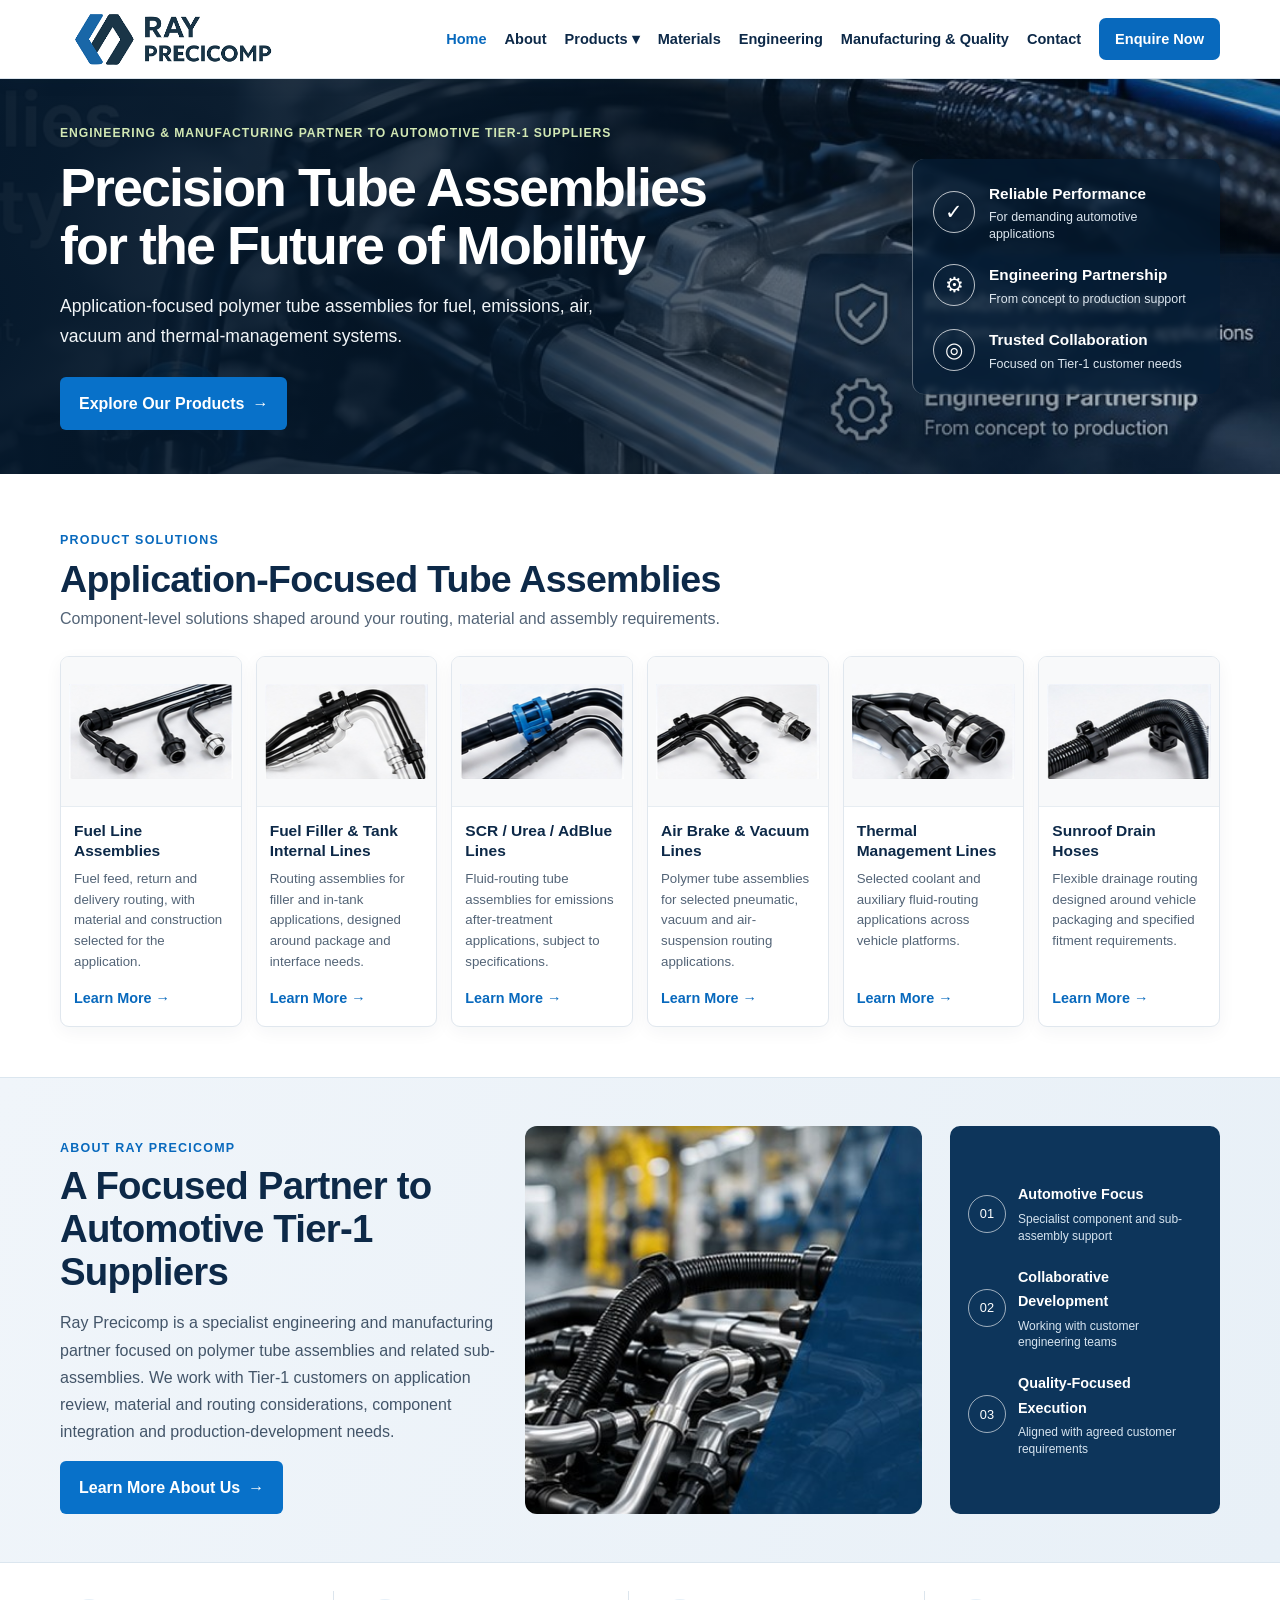
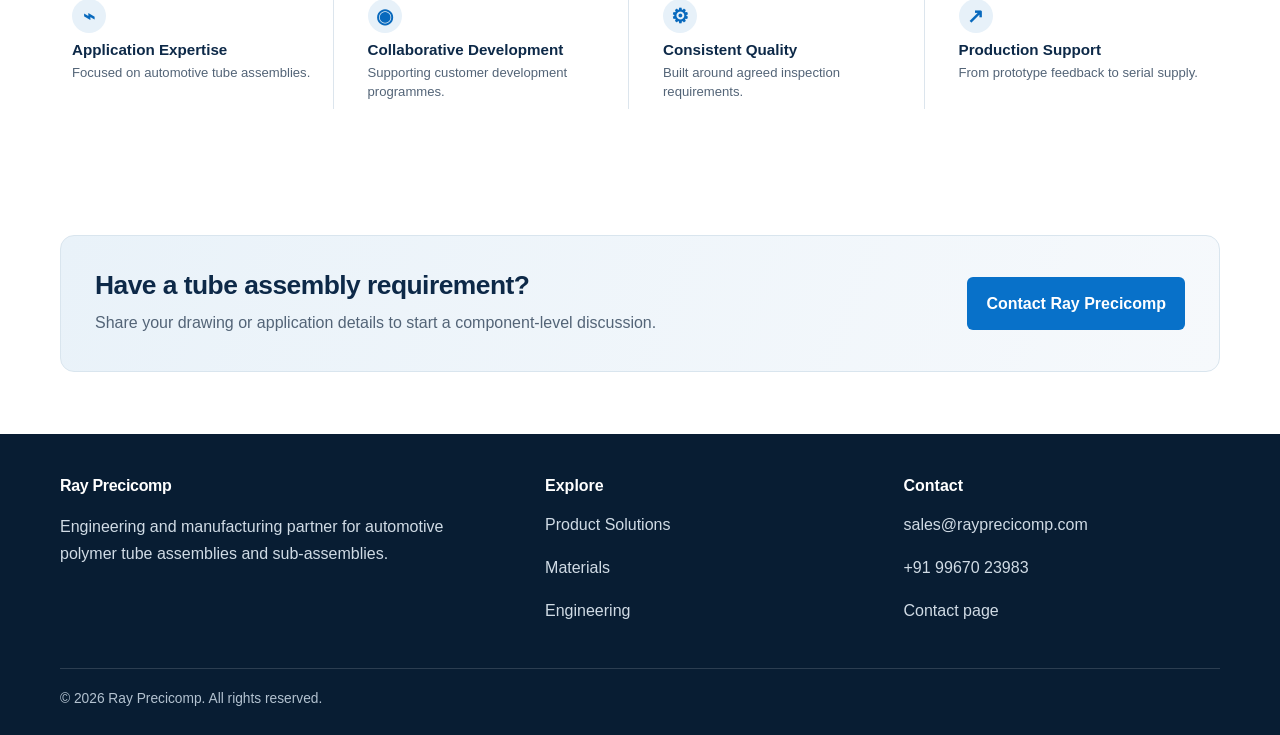
<file: index.html>
<!doctype html>
<html lang="en"><head><meta charset="utf-8"><meta name="viewport" content="width=device-width, initial-scale=1">
<title>Ray Precicomp | Automotive Tube Assemblies</title>
<meta name="description" content="Ray Precicomp supports automotive Tier-1 suppliers with polymer tube assemblies for fuel, SCR/urea, air, vacuum and thermal-management applications.">
<meta name="robots" content="index,follow"><link rel="canonical" href="https://www.rayprecicomp.com/">
<meta property="og:type" content="website"><meta property="og:site_name" content="Ray Precicomp"><meta property="og:title" content="Ray Precicomp | Automotive Polymer Tube Assemblies"><meta property="og:description" content="Engineering and manufacturing partner to automotive Tier-1 suppliers for application-specific polymer tube assemblies."><meta property="og:url" content="https://www.rayprecicomp.com/">
<link rel="icon" type="image/x-icon" href="favicon.ico?v=2">
<link rel="icon" type="image/png" sizes="32x32" href="ray-precicomp-favicon-v2.png">
<link rel="apple-touch-icon" href="apple-touch-icon.png"><link rel="stylesheet" href="css/style.css">
<script type="application/ld+json">{"@context":"https://schema.org","@type":"Organization","name":"Ray Precicomp","url":"https://www.rayprecicomp.com/","email":"sales@rayprecicomp.com","logo":"https://www.rayprecicomp.com/logo.png"}</script></head><body>
<a class="skip" href="#main">Skip to content</a>
<header class="site-header"><div class="container nav-wrap"><a class="brand" href="index.html" aria-label="Ray Precicomp home"><img src="logo.png" alt="Ray Precicomp" width="210"></a><button class="menu-button" type="button" aria-expanded="false" aria-controls="primary-nav">Menu ☰</button>
<nav class="nav-links" id="primary-nav" aria-label="Main navigation"><a href="index.html" aria-current="page">Home</a><a href="about-ray-precicomp.html">About</a><div class="nav-dropdown"><button class="nav-dropdown-toggle" type="button" aria-expanded="false" aria-controls="product-menu">Products <span aria-hidden="true">▾</span></button><div class="dropdown-menu" id="product-menu"><a href="fuel-line-assemblies.html">Fuel Line Assemblies</a><a href="fuel-filler-tank-lines.html">Fuel Filler &amp; Tank Internal Lines</a><a href="scr-urea-lines.html">SCR / Urea / AdBlue Lines</a><a href="air-brake-vacuum-lines.html">Air Brake &amp; Vacuum Lines</a><a href="thermal-management-lines.html">Thermal Management Lines</a><a href="sunroof-drain-hoses.html">Sunroof Drain Hoses</a></div></div><a href="materials-tube-solutions.html">Materials</a><a href="engineering-capabilities.html">Engineering</a><a href="quality-validation.html">Manufacturing &amp; Quality</a><a href="contact.html">Contact</a><a class="nav-enquire" href="contact.html">Enquire Now</a></nav></div></header>
<main id="main">
<section class="home-hero"><div class="container home-hero-inner"><div class="hero-copy"><p class="eyebrow">ENGINEERING &amp; MANUFACTURING PARTNER TO AUTOMOTIVE TIER-1 SUPPLIERS</p><h1>Precision Tube Assemblies for the Future of Mobility</h1><p class="lead">Application-focused polymer tube assemblies for fuel, emissions, air, vacuum and thermal-management systems.</p><a class="btn btn-primary" href="#products">Explore Our Products <span aria-hidden="true">→</span></a></div><div class="hero-benefits" aria-label="Our focus"><div class="hero-benefit"><span class="benefit-icon" aria-hidden="true">✓</span><div><strong>Reliable Performance</strong><small>For demanding automotive applications</small></div></div><div class="hero-benefit"><span class="benefit-icon" aria-hidden="true">⚙</span><div><strong>Engineering Partnership</strong><small>From concept to production support</small></div></div><div class="hero-benefit"><span class="benefit-icon" aria-hidden="true">◎</span><div><strong>Trusted Collaboration</strong><small>Focused on Tier-1 customer needs</small></div></div></div></div></section>
<section class="home-products section" id="products"><div class="container"><div class="section-heading"><p class="kicker">PRODUCT SOLUTIONS</p><h2>Application-Focused Tube Assemblies</h2><p>Component-level solutions shaped around your routing, material and assembly requirements.</p></div><div class="home-product-grid">
<article class="home-product-card"><a class="home-product-image" href="fuel-line-assemblies.html"><img src="images/fuel-line-assemblies.jpg" alt="Automotive fuel line tube assemblies" loading="lazy"></a><div class="home-product-copy"><h3><a href="fuel-line-assemblies.html">Fuel Line Assemblies</a></h3><p>Fuel feed, return and delivery routing, with material and construction selected for the application.</p><a class="card-link" href="fuel-line-assemblies.html">Learn More <span aria-hidden="true">→</span></a></div></article>
<article class="home-product-card"><a class="home-product-image" href="fuel-filler-tank-lines.html"><img src="images/fuel-filler-tank-lines.jpg" alt="Fuel filler and tank internal tube lines" loading="lazy"></a><div class="home-product-copy"><h3><a href="fuel-filler-tank-lines.html">Fuel Filler &amp; Tank Internal Lines</a></h3><p>Routing assemblies for filler and in-tank applications, designed around package and interface needs.</p><a class="card-link" href="fuel-filler-tank-lines.html">Learn More <span aria-hidden="true">→</span></a></div></article>
<article class="home-product-card"><a class="home-product-image" href="scr-urea-lines.html"><img src="images/scr-urea-lines.jpg" alt="SCR urea and AdBlue tube assemblies" loading="lazy"></a><div class="home-product-copy"><h3><a href="scr-urea-lines.html">SCR / Urea / AdBlue Lines</a></h3><p>Fluid-routing tube assemblies for emissions after-treatment applications, subject to specifications.</p><a class="card-link" href="scr-urea-lines.html">Learn More <span aria-hidden="true">→</span></a></div></article>
<article class="home-product-card"><a class="home-product-image" href="air-brake-vacuum-lines.html"><img src="images/air-brake-vacuum-lines.jpg" alt="Automotive air brake and vacuum tube lines" loading="lazy"></a><div class="home-product-copy"><h3><a href="air-brake-vacuum-lines.html">Air Brake &amp; Vacuum Lines</a></h3><p>Polymer tube assemblies for selected pneumatic, vacuum and air-suspension routing applications.</p><a class="card-link" href="air-brake-vacuum-lines.html">Learn More <span aria-hidden="true">→</span></a></div></article>
<article class="home-product-card"><a class="home-product-image" href="thermal-management-lines.html"><img src="images/thermal-management-lines.jpg" alt="Automotive thermal management tube assemblies" loading="lazy"></a><div class="home-product-copy"><h3><a href="thermal-management-lines.html">Thermal Management Lines</a></h3><p>Selected coolant and auxiliary fluid-routing applications across vehicle platforms.</p><a class="card-link" href="thermal-management-lines.html">Learn More <span aria-hidden="true">→</span></a></div></article>
<article class="home-product-card"><a class="home-product-image" href="sunroof-drain-hoses.html"><img src="images/sunroof-drain-hoses.jpg" alt="Flexible automotive sunroof drain hose" loading="lazy"></a><div class="home-product-copy"><h3><a href="sunroof-drain-hoses.html">Sunroof Drain Hoses</a></h3><p>Flexible drainage routing designed around vehicle packaging and specified fitment requirements.</p><a class="card-link" href="sunroof-drain-hoses.html">Learn More <span aria-hidden="true">→</span></a></div></article>
</div></div></section>
<section class="home-about"><div class="container home-about-grid"><div class="home-about-copy"><p class="kicker">ABOUT RAY PRECICOMP</p><h2>A Focused Partner to Automotive Tier-1 Suppliers</h2><p>Ray Precicomp is a specialist engineering and manufacturing partner focused on polymer tube assemblies and related sub-assemblies. We work with Tier-1 customers on application review, material and routing considerations, component integration and production-development needs.</p><a class="btn btn-primary" href="about-ray-precicomp.html">Learn More About Us <span aria-hidden="true">→</span></a></div><div class="home-about-image"><img src="images/automotive-engineering-environment.jpg" alt="Automotive engineering and tube assembly environment" loading="lazy"></div><div class="home-about-benefits"><div><span>01</span><p><strong>Automotive Focus</strong><small>Specialist component and sub-assembly support</small></p></div><div><span>02</span><p><strong>Collaborative Development</strong><small>Working with customer engineering teams</small></p></div><div><span>03</span><p><strong>Quality-Focused Execution</strong><small>Aligned with agreed customer requirements</small></p></div></div></div></section>
<section class="home-capabilities section"><div class="container capability-grid"><div><span class="capability-icon">⌁</span><h3>Application Expertise</h3><p>Focused on automotive tube assemblies.</p></div><div><span class="capability-icon">◉</span><h3>Collaborative Development</h3><p>Supporting customer development programmes.</p></div><div><span class="capability-icon">⚙</span><h3>Consistent Quality</h3><p>Built around agreed inspection requirements.</p></div><div><span class="capability-icon">↗</span><h3>Production Support</h3><p>From prototype feedback to serial supply.</p></div></div></section>
<section class="section"><div class="container"><div class="cta-band"><div><h2>Have a tube assembly requirement?</h2><p>Share your drawing or application details to start a component-level discussion.</p></div><a class="btn btn-primary" href="contact.html">Contact Ray Precicomp</a></div></div></section>
</main>
<footer class="site-footer"><div class="container"><div class="footer-grid"><div><h2>Ray Precicomp</h2><p>Engineering and manufacturing partner for automotive polymer tube assemblies and sub-assemblies.</p></div><div><h3>Explore</h3><p><a href="fuel-line-assemblies.html">Product Solutions</a></p><p><a href="materials-tube-solutions.html">Materials</a></p><p><a href="engineering-capabilities.html">Engineering</a></p></div><div><h3>Contact</h3><p><a href="mailto:sales@rayprecicomp.com">sales@rayprecicomp.com</a></p><p><a href="tel:+919967023983">+91 99670 23983</a></p><p><a href="contact.html">Contact page</a></p></div></div><div class="footer-bottom">© <span data-year>2026</span> Ray Precicomp. All rights reserved.</div></div></footer><script src="js/main.js" defer></script></body></html>
</file>
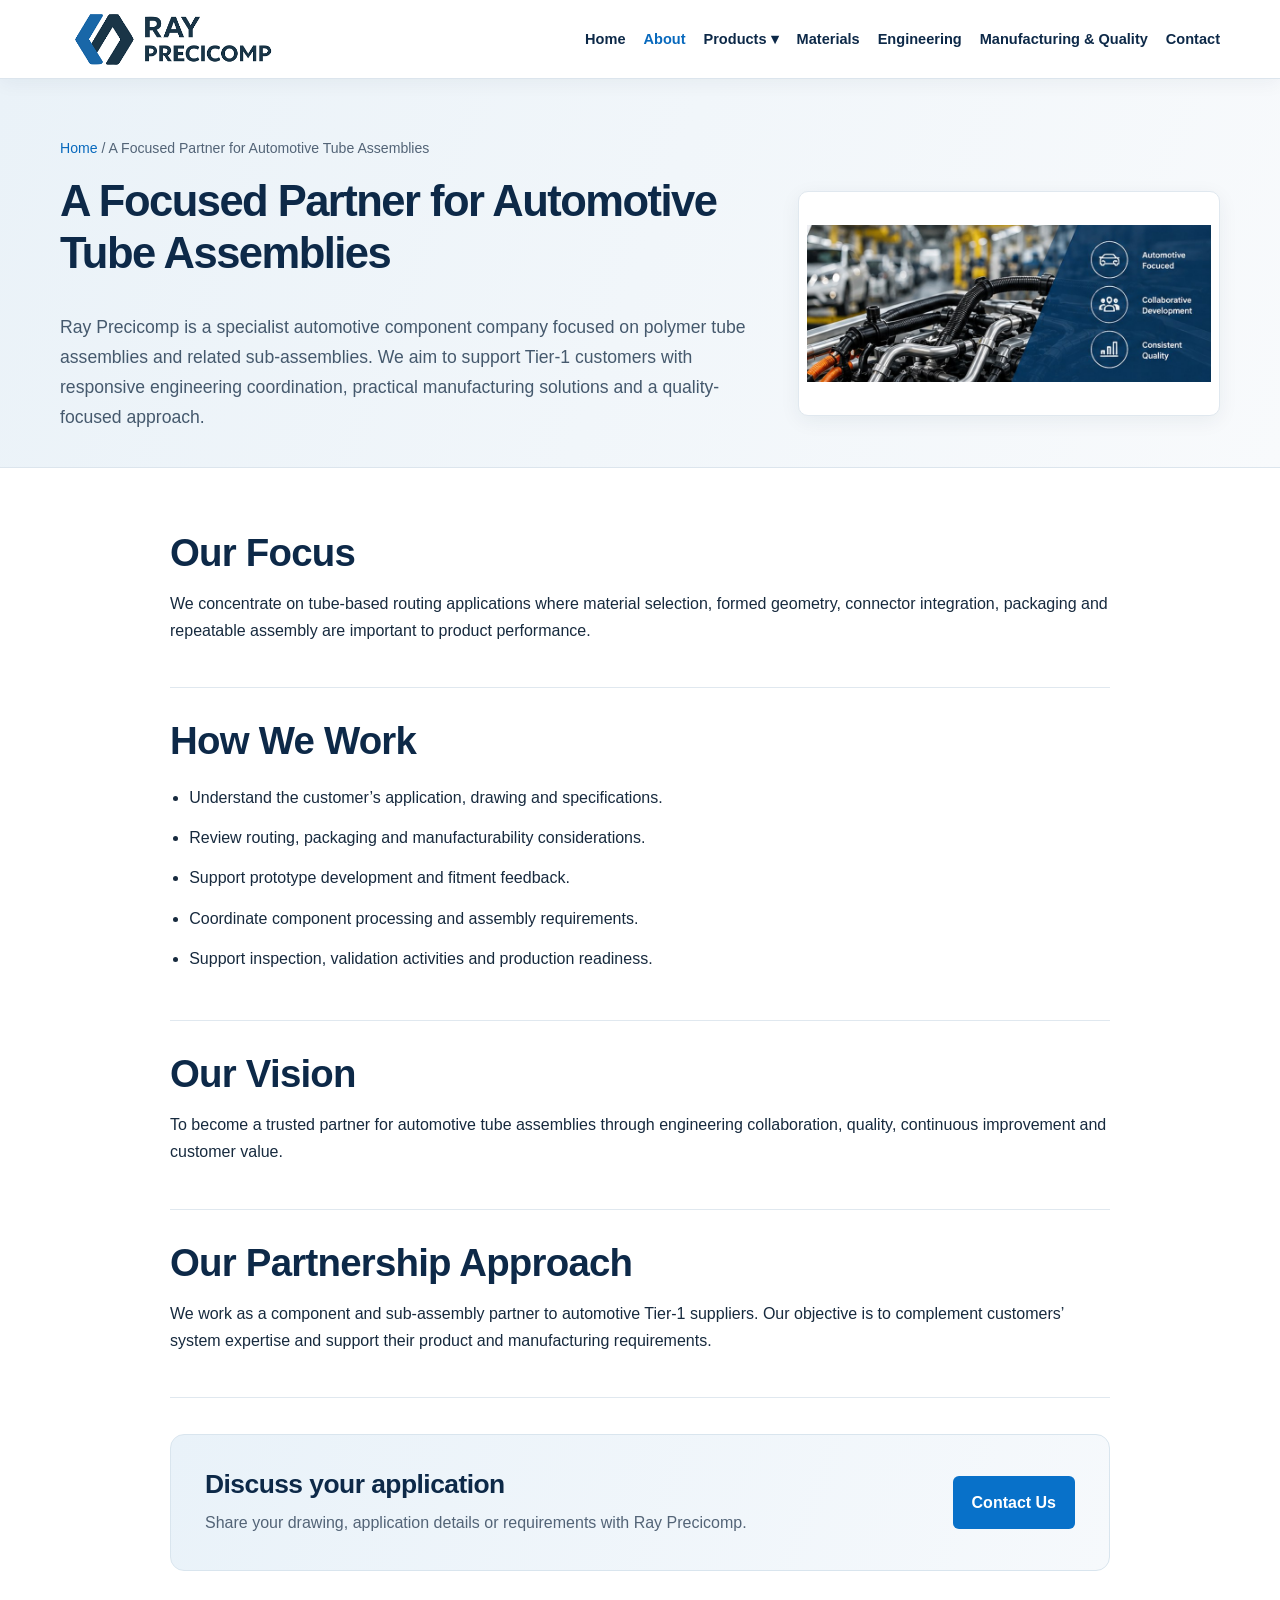
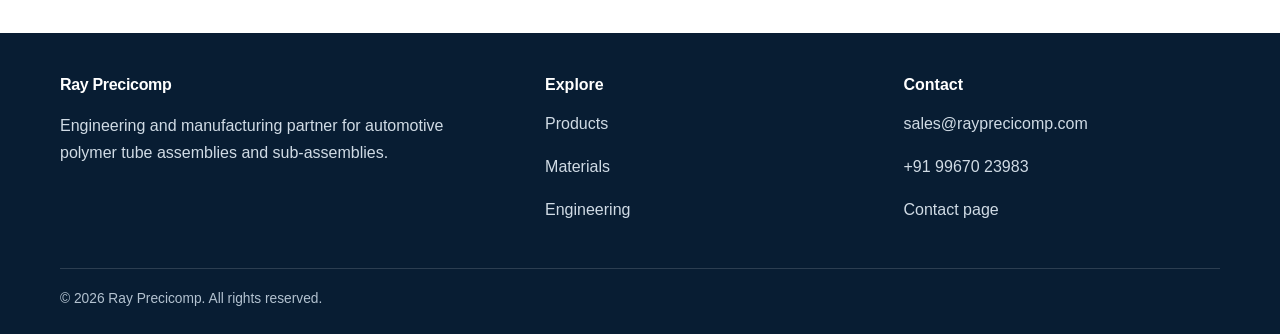
<file: about-ray-precicomp.html>
<!doctype html><html lang="en"><head><meta charset="utf-8"><meta name="viewport" content="width=device-width, initial-scale=1"><title>About Ray Precicomp | Automotive Tube Assembly Partner</title><meta name="description" content="Learn about Ray Precicomp, an automotive engineering and manufacturing partner focused on polymer tube assemblies and component-level solutions for Tier-1 suppliers."><meta name="robots" content="index,follow"><link rel="canonical" href="https://www.rayprecicomp.com/about-ray-precicomp.html"><meta property="og:type" content="website"><meta property="og:site_name" content="Ray Precicomp"><meta property="og:title" content="About Ray Precicomp | Automotive Tube Assembly Partner"><meta property="og:description" content="Learn about Ray Precicomp, an automotive engineering and manufacturing partner focused on polymer tube assemblies and component-level solutions for Tier-1 suppliers."><meta property="og:url" content="https://www.rayprecicomp.com/about-ray-precicomp.html"><link rel="icon" type="image/x-icon" href="favicon.ico?v=2">
<link rel="icon" type="image/png" sizes="32x32" href="ray-precicomp-favicon-v2.png">
<link rel="apple-touch-icon" href="apple-touch-icon.png"><link rel="stylesheet" href="css/style.css"><script type="application/ld+json">{"@context": "https://schema.org", "@type": "WebPage", "name": "A Focused Partner for Automotive Tube Assemblies", "url": "https://www.rayprecicomp.com/about-ray-precicomp.html", "description": "Learn about Ray Precicomp, an automotive engineering and manufacturing partner focused on polymer tube assemblies and component-level solutions for Tier-1 suppliers."}</script></head><body><a class="skip" href="#main">Skip to content</a>
<header class="site-header"><div class="container nav-wrap"><a class="brand" href="index.html" aria-label="Ray Precicomp home"><img src="logo.png" alt="Ray Precicomp" width="210"></a><button class="menu-button" type="button" aria-expanded="false" aria-controls="primary-nav">Menu ☰</button><nav class="nav-links" id="primary-nav" aria-label="Main navigation"><a href="index.html">Home</a><a href="about-ray-precicomp.html" aria-current="page">About</a><div class="nav-dropdown"><button class="nav-dropdown-toggle" type="button" aria-expanded="false" aria-controls="product-menu">Products <span aria-hidden="true">▾</span></button><div class="dropdown-menu" id="product-menu"><a href="fuel-line-assemblies.html">Fuel Line Assemblies</a><a href="fuel-filler-tank-lines.html">Fuel Filler &amp; Tank Internal Lines</a><a href="scr-urea-lines.html">SCR / Urea / AdBlue Lines</a><a href="air-brake-vacuum-lines.html">Air Brake &amp; Vacuum Lines</a><a href="thermal-management-lines.html">Thermal Management Lines</a><a href="sunroof-drain-hoses.html">Sunroof Drain Hoses</a></div></div><a href="materials-tube-solutions.html">Materials</a><a href="engineering-capabilities.html">Engineering</a><a href="quality-validation.html">Manufacturing &amp; Quality</a><a href="contact.html">Contact</a></nav></div></header><main id="main"><div class="page-hero"><div class="container"><div class="breadcrumbs"><a href="index.html">Home</a> / A Focused Partner for Automotive Tube Assemblies</div><h1>A Focused Partner for Automotive Tube Assemblies</h1><p class="lead">Ray Precicomp is a specialist automotive component company focused on polymer tube assemblies and related sub-assemblies. We aim to support Tier-1 customers with responsive engineering coordination, practical manufacturing solutions and a quality-focused approach.</p><img class="page-hero-image page-hero-image-wide" src="images/automotive-engineering-environment.jpg" alt="Automotive tube assembly engineering environment" loading="lazy"></div></div><div class="section"><div class="container content-width"><section class="content-section"><h2>Our Focus</h2><p>We concentrate on tube-based routing applications where material selection, formed geometry, connector integration, packaging and repeatable assembly are important to product performance.</p></section><section class="content-section"><h2>How We Work</h2><ul class="check-list"><li>Understand the customer’s application, drawing and specifications.</li><li>Review routing, packaging and manufacturability considerations.</li><li>Support prototype development and fitment feedback.</li><li>Coordinate component processing and assembly requirements.</li><li>Support inspection, validation activities and production readiness.</li></ul></section><section class="content-section"><h2>Our Vision</h2><p>To become a trusted partner for automotive tube assemblies through engineering collaboration, quality, continuous improvement and customer value.</p></section><section class="content-section"><h2>Our Partnership Approach</h2><p>We work as a component and sub-assembly partner to automotive Tier-1 suppliers. Our objective is to complement customers’ system expertise and support their product and manufacturing requirements.</p></section><div class="cta-band"><div><h2>Discuss your application</h2><p>Share your drawing, application details or requirements with Ray Precicomp.</p></div><a class="btn btn-primary" href="contact.html">Contact Us</a></div></div></div></main><footer class="site-footer"><div class="container"><div class="footer-grid"><div><h2>Ray Precicomp</h2><p>Engineering and manufacturing partner for automotive polymer tube assemblies and sub-assemblies.</p></div><div><h3>Explore</h3><p><a href="fuel-line-assemblies.html">Products</a></p><p><a href="materials-tube-solutions.html">Materials</a></p><p><a href="engineering-capabilities.html">Engineering</a></p></div><div><h3>Contact</h3><p><a href="mailto:sales@rayprecicomp.com">sales@rayprecicomp.com</a></p><p><a href="tel:+919967023983">+91 99670 23983</a></p><p><a href="contact.html">Contact page</a></p></div></div><div class="footer-bottom">© <span data-year>2026</span> Ray Precicomp. All rights reserved.</div></div></footer><script src="js/main.js" defer></script></body></html>
</file>
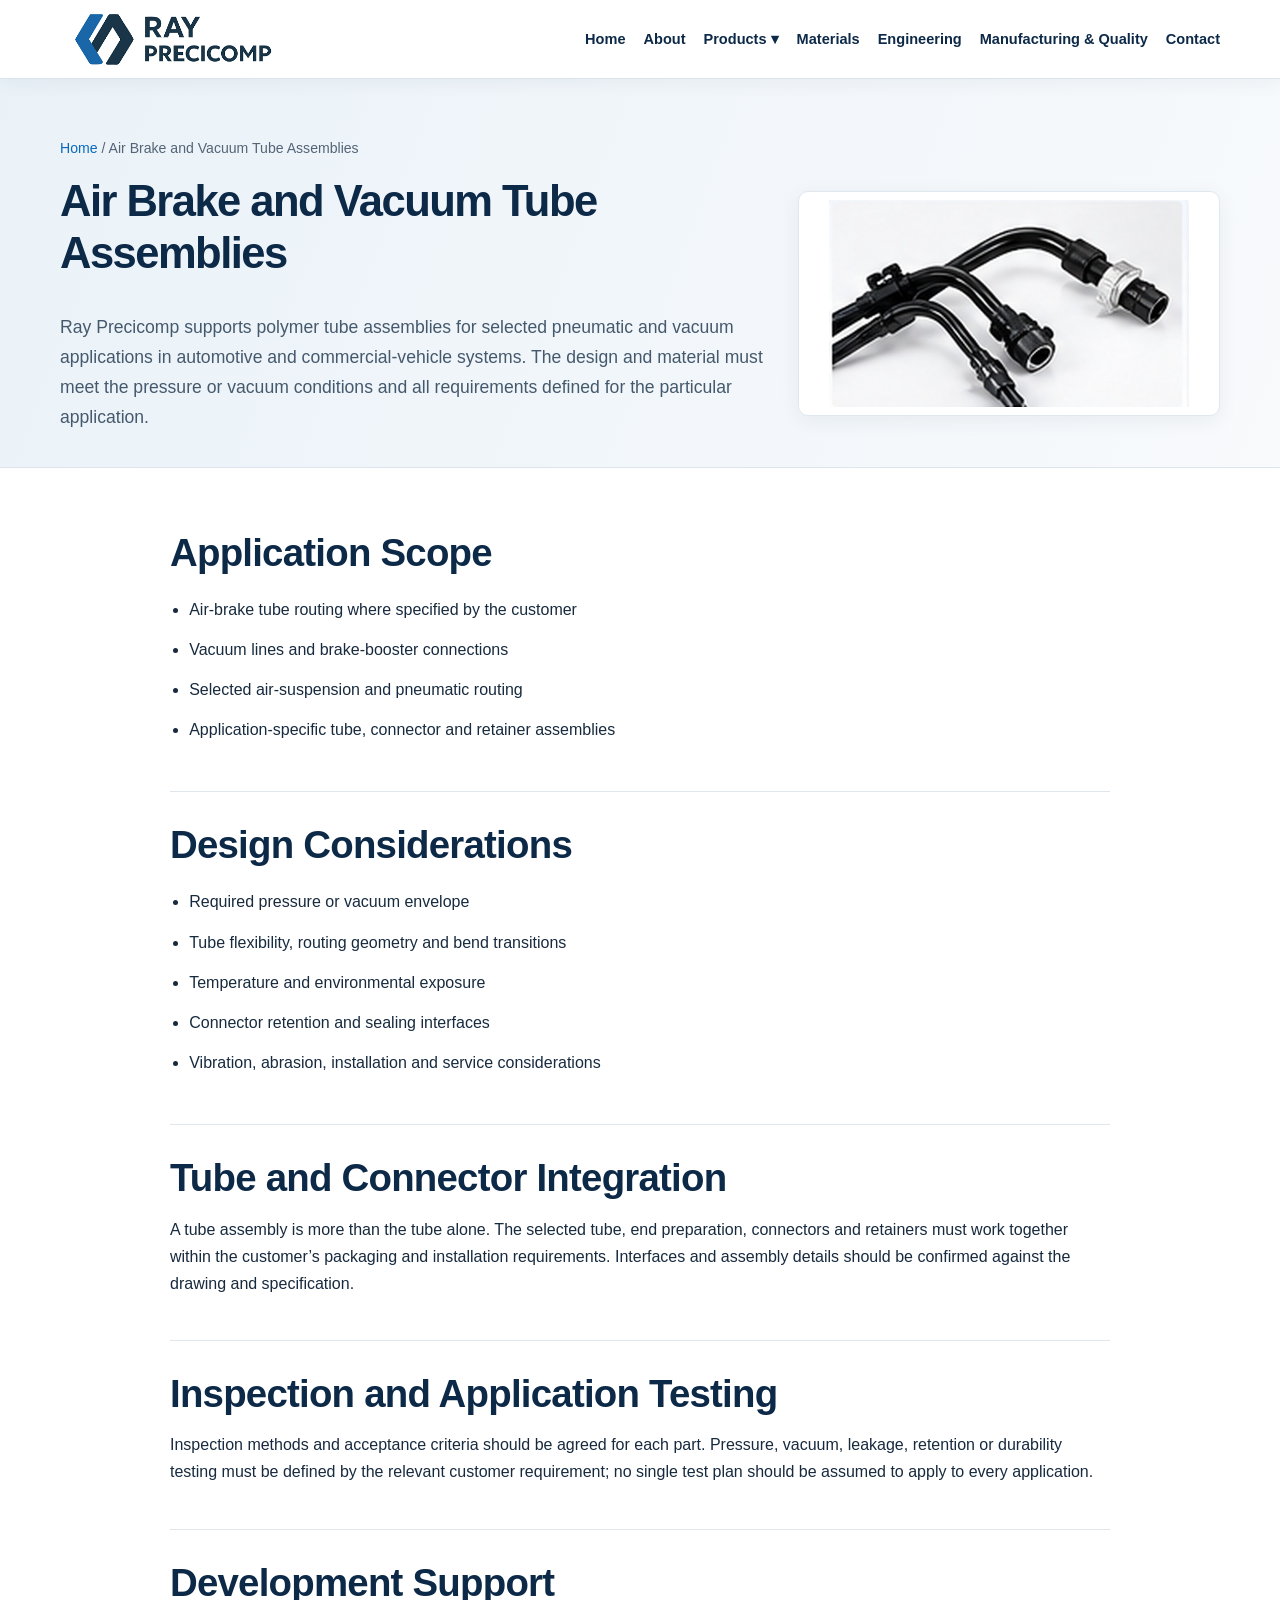
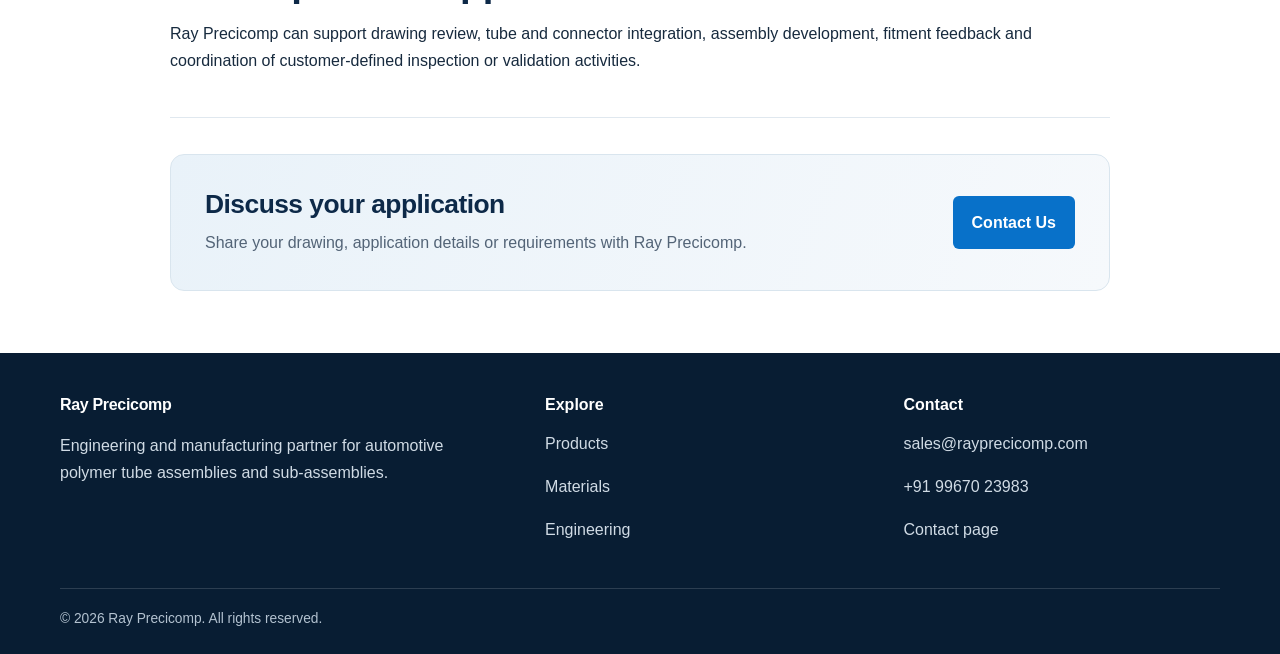
<file: air-brake-vacuum-lines.html>
<!doctype html><html lang="en"><head><meta charset="utf-8"><meta name="viewport" content="width=device-width, initial-scale=1"><title>Automotive Air Brake, Vacuum &amp; Air Suspension Lines | Ray Precicomp</title><meta name="description" content="Polymer tube assemblies for selected automotive air-brake, vacuum, pneumatic and air-suspension routing applications."><meta name="robots" content="index,follow"><link rel="canonical" href="https://www.rayprecicomp.com/air-brake-vacuum-lines.html"><meta property="og:type" content="website"><meta property="og:site_name" content="Ray Precicomp"><meta property="og:title" content="Automotive Air Brake, Vacuum &amp; Air Suspension Lines | Ray Precicomp"><meta property="og:description" content="Polymer tube assemblies for selected automotive air-brake, vacuum, pneumatic and air-suspension routing applications."><meta property="og:url" content="https://www.rayprecicomp.com/air-brake-vacuum-lines.html"><link rel="icon" type="image/x-icon" href="favicon.ico?v=2">
<link rel="icon" type="image/png" sizes="32x32" href="ray-precicomp-favicon-v2.png">
<link rel="apple-touch-icon" href="apple-touch-icon.png"><link rel="stylesheet" href="css/style.css"><script type="application/ld+json">{"@context": "https://schema.org", "@type": "WebPage", "name": "Air Brake and Vacuum Tube Assemblies", "url": "https://www.rayprecicomp.com/air-brake-vacuum-lines.html", "description": "Polymer tube assembly support for selected automotive pneumatic, air-brake, vacuum and air-suspension routing applications."}</script></head><body><a class="skip" href="#main">Skip to content</a>
<header class="site-header"><div class="container nav-wrap"><a class="brand" href="index.html" aria-label="Ray Precicomp home"><img src="logo.png" alt="Ray Precicomp" width="210"></a><button class="menu-button" type="button" aria-expanded="false" aria-controls="primary-nav">Menu ☰</button><nav class="nav-links" id="primary-nav" aria-label="Main navigation"><a href="index.html">Home</a><a href="about-ray-precicomp.html">About</a><div class="nav-dropdown"><button class="nav-dropdown-toggle" type="button" aria-expanded="false" aria-controls="product-menu">Products <span aria-hidden="true">▾</span></button><div class="dropdown-menu" id="product-menu"><a href="fuel-line-assemblies.html">Fuel Line Assemblies</a><a href="fuel-filler-tank-lines.html">Fuel Filler &amp; Tank Internal Lines</a><a href="scr-urea-lines.html">SCR / Urea / AdBlue Lines</a><a href="air-brake-vacuum-lines.html" aria-current="page">Air Brake &amp; Vacuum Lines</a><a href="thermal-management-lines.html">Thermal Management Lines</a><a href="sunroof-drain-hoses.html">Sunroof Drain Hoses</a></div></div><a href="materials-tube-solutions.html">Materials</a><a href="engineering-capabilities.html">Engineering</a><a href="quality-validation.html">Manufacturing &amp; Quality</a><a href="contact.html">Contact</a></nav></div></header><main id="main"><div class="page-hero"><div class="container"><div class="breadcrumbs"><a href="index.html">Home</a> / Air Brake and Vacuum Tube Assemblies</div><h1>Air Brake and Vacuum Tube Assemblies</h1><p class="lead">Ray Precicomp supports polymer tube assemblies for selected pneumatic and vacuum applications in automotive and commercial-vehicle systems. The design and material must meet the pressure or vacuum conditions and all requirements defined for the particular application.</p><img class="page-hero-image" src="images/air-brake-vacuum-lines.jpg" alt="air brake vacuum lines automotive tube assembly" loading="lazy"></div></div><div class="section"><div class="container content-width"><section class="content-section"><h2>Application Scope</h2><ul class="check-list"><li>Air-brake tube routing where specified by the customer</li><li>Vacuum lines and brake-booster connections</li><li>Selected air-suspension and pneumatic routing</li><li>Application-specific tube, connector and retainer assemblies</li></ul></section><section class="content-section"><h2>Design Considerations</h2><ul class="check-list"><li>Required pressure or vacuum envelope</li><li>Tube flexibility, routing geometry and bend transitions</li><li>Temperature and environmental exposure</li><li>Connector retention and sealing interfaces</li><li>Vibration, abrasion, installation and service considerations</li></ul></section><section class="content-section"><h2>Tube and Connector Integration</h2><p>A tube assembly is more than the tube alone. The selected tube, end preparation, connectors and retainers must work together within the customer’s packaging and installation requirements. Interfaces and assembly details should be confirmed against the drawing and specification.</p></section><section class="content-section"><h2>Inspection and Application Testing</h2><p>Inspection methods and acceptance criteria should be agreed for each part. Pressure, vacuum, leakage, retention or durability testing must be defined by the relevant customer requirement; no single test plan should be assumed to apply to every application.</p></section><section class="content-section"><h2>Development Support</h2><p>Ray Precicomp can support drawing review, tube and connector integration, assembly development, fitment feedback and coordination of customer-defined inspection or validation activities.</p></section><div class="cta-band"><div><h2>Discuss your application</h2><p>Share your drawing, application details or requirements with Ray Precicomp.</p></div><a class="btn btn-primary" href="contact.html">Contact Us</a></div></div></div></main><footer class="site-footer"><div class="container"><div class="footer-grid"><div><h2>Ray Precicomp</h2><p>Engineering and manufacturing partner for automotive polymer tube assemblies and sub-assemblies.</p></div><div><h3>Explore</h3><p><a href="fuel-line-assemblies.html">Products</a></p><p><a href="materials-tube-solutions.html">Materials</a></p><p><a href="engineering-capabilities.html">Engineering</a></p></div><div><h3>Contact</h3><p><a href="mailto:sales@rayprecicomp.com">sales@rayprecicomp.com</a></p><p><a href="tel:+919967023983">+91 99670 23983</a></p><p><a href="contact.html">Contact page</a></p></div></div><div class="footer-bottom">© <span data-year>2026</span> Ray Precicomp. All rights reserved.</div></div></footer><script src="js/main.js" defer></script></body></html>
</file>
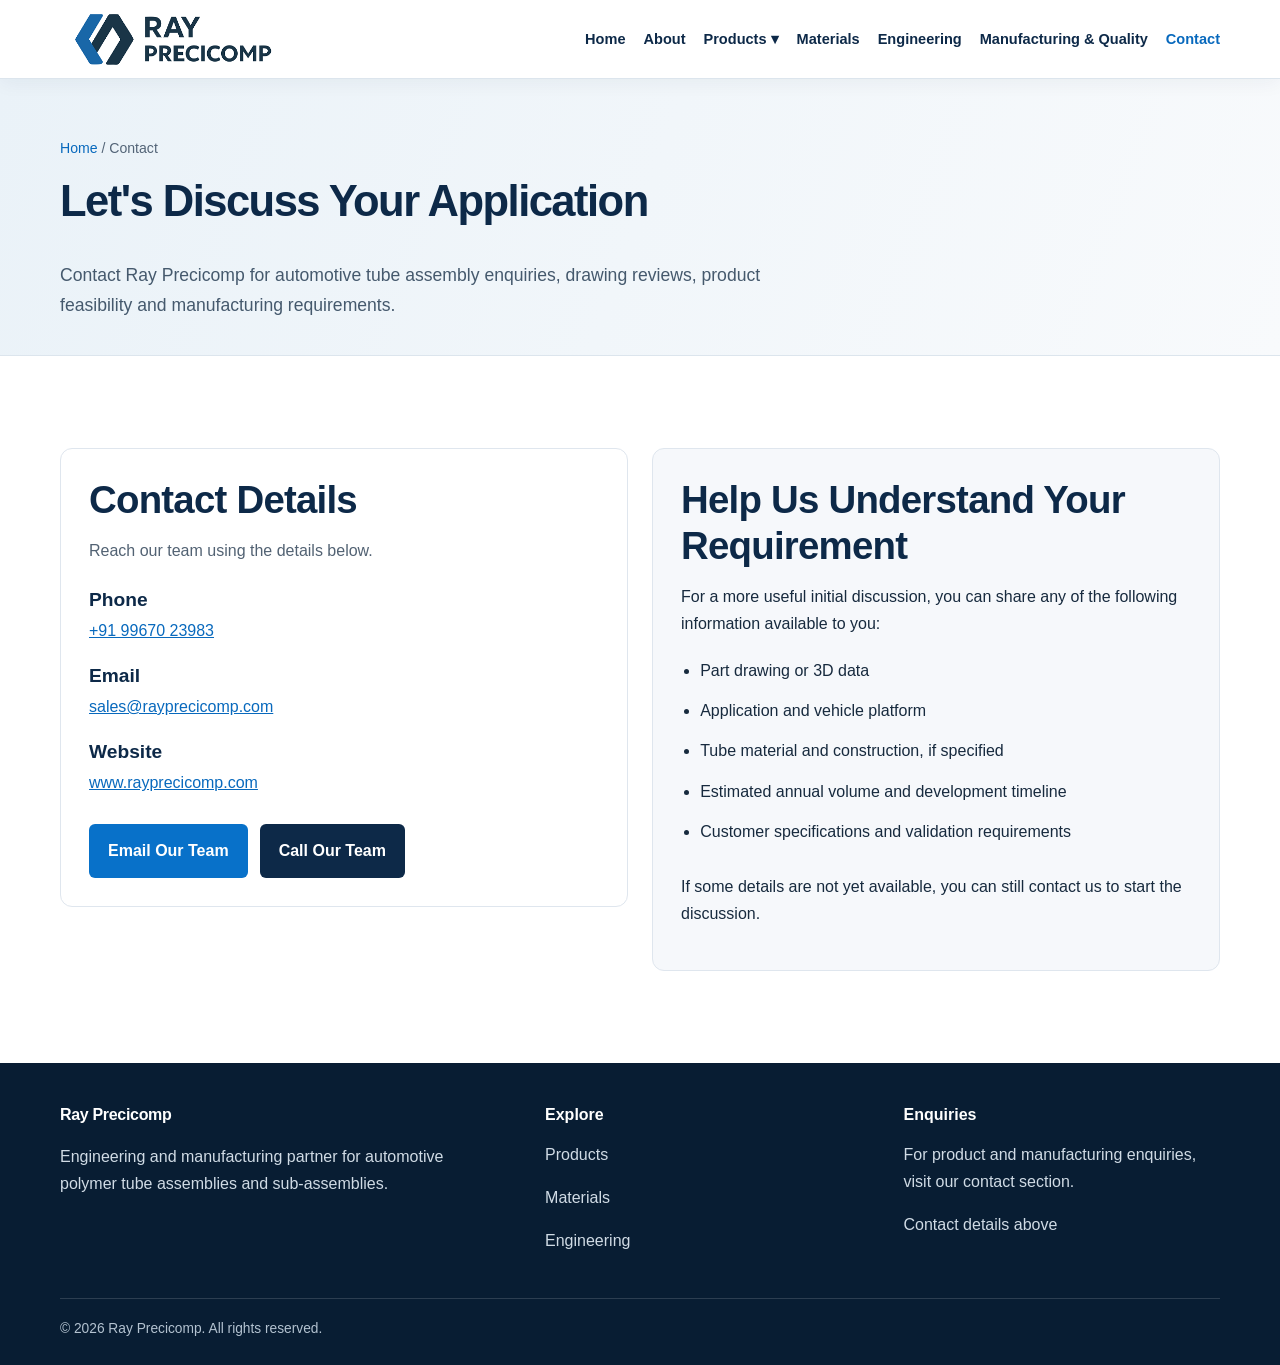
<file: contact.html>
<!doctype html><html lang="en"><head><meta charset="utf-8"><meta name="viewport" content="width=device-width, initial-scale=1"><title>Contact Ray Precicomp | Automotive Tube Assemblies</title><meta name="description" content="Contact Ray Precicomp to discuss automotive fuel, SCR/urea, air and thermal-management tube assembly requirements."><meta name="robots" content="index,follow"><link rel="canonical" href="https://www.rayprecicomp.com/contact.html"><meta property="og:type" content="website"><meta property="og:site_name" content="Ray Precicomp"><meta property="og:title" content="Contact Ray Precicomp | Automotive Tube Assemblies"><meta property="og:description" content="Contact Ray Precicomp to discuss automotive fuel, SCR/urea, air and thermal-management tube assembly requirements."><meta property="og:url" content="https://www.rayprecicomp.com/contact.html"><link rel="icon" type="image/x-icon" href="favicon.ico?v=2">
<link rel="icon" type="image/png" sizes="32x32" href="ray-precicomp-favicon-v2.png">
<link rel="apple-touch-icon" href="apple-touch-icon.png"><link rel="stylesheet" href="css/style.css"><script type="application/ld+json">{"@context": "https://schema.org", "@type": "WebPage", "name": "Discuss Your Tube Assembly Requirement", "url": "https://www.rayprecicomp.com/contact.html", "description": "Contact Ray Precicomp to discuss automotive fuel, SCR/urea, air and thermal-management tube assembly requirements."}</script></head><body><a class="skip" href="#main">Skip to content</a>
<header class="site-header"><div class="container nav-wrap"><a class="brand" href="index.html" aria-label="Ray Precicomp home"><img src="logo.png" alt="Ray Precicomp" width="210"></a><button class="menu-button" type="button" aria-expanded="false" aria-controls="primary-nav">Menu ☰</button><nav class="nav-links" id="primary-nav" aria-label="Main navigation"><a href="index.html">Home</a><a href="about-ray-precicomp.html">About</a><div class="nav-dropdown"><button class="nav-dropdown-toggle" type="button" aria-expanded="false" aria-controls="product-menu">Products <span aria-hidden="true">▾</span></button><div class="dropdown-menu" id="product-menu"><a href="fuel-line-assemblies.html">Fuel Line Assemblies</a><a href="fuel-filler-tank-lines.html">Fuel Filler &amp; Tank Internal Lines</a><a href="scr-urea-lines.html">SCR / Urea / AdBlue Lines</a><a href="air-brake-vacuum-lines.html">Air Brake &amp; Vacuum Lines</a><a href="thermal-management-lines.html">Thermal Management Lines</a><a href="sunroof-drain-hoses.html">Sunroof Drain Hoses</a></div></div><a href="materials-tube-solutions.html">Materials</a><a href="engineering-capabilities.html">Engineering</a><a href="quality-validation.html">Manufacturing &amp; Quality</a><a href="contact.html" aria-current="page">Contact</a></nav></div></header><main id="main">
  <div class="page-hero">
    <div class="container">
      <div class="breadcrumbs"><a href="index.html">Home</a> / Contact</div>
      <h1>Let's Discuss Your Application</h1>
      <p class="lead">Contact Ray Precicomp for automotive tube assembly enquiries, drawing reviews, product feasibility and manufacturing requirements.</p>
    </div>
  </div>

  <section class="section">
    <div class="container">
      <div class="grid grid-2" style="display:grid;grid-template-columns:repeat(auto-fit,minmax(min(100%,280px),1fr));gap:24px;align-items:start">
        <div class="content-section" style="padding:28px;border:1px solid #dfe6ee;border-radius:12px;background:#fff">
          <h2>Contact Details</h2>
          <p style="color:#526273">Reach our team using the details below.</p>
          <div style="margin-top:24px">
            <h3 style="margin-bottom:6px">Phone</h3>
            <p style="margin-top:0"><a href="tel:+919967023983">+91 99670 23983</a></p>
          </div>
          <div style="margin-top:20px">
            <h3 style="margin-bottom:6px">Email</h3>
            <p style="margin-top:0"><a href="mailto:sales@rayprecicomp.com">sales@rayprecicomp.com</a></p>
          </div>
          <div style="margin-top:20px">
            <h3 style="margin-bottom:6px">Website</h3>
            <p style="margin-top:0"><a href="https://www.rayprecicomp.com/">www.rayprecicomp.com</a></p>
          </div>
          <div style="display:flex;flex-wrap:wrap;gap:12px;margin-top:28px">
            <a class="btn btn-primary" href="mailto:sales@rayprecicomp.com?subject=Ray%20Precicomp%20Enquiry">Email Our Team</a>
            <a class="btn btn-secondary" href="tel:+919967023983">Call Our Team</a>
          </div>
        </div>

        <div class="content-section" style="padding:28px;border:1px solid #dfe6ee;border-radius:12px;background:#f6f8fb">
          <h2>Help Us Understand Your Requirement</h2>
          <p>For a more useful initial discussion, you can share any of the following information available to you:</p>
          <ul class="check-list">
            <li>Part drawing or 3D data</li>
            <li>Application and vehicle platform</li>
            <li>Tube material and construction, if specified</li>
            <li>Estimated annual volume and development timeline</li>
            <li>Customer specifications and validation requirements</li>
          </ul>
          <p style="margin-top:24px">If some details are not yet available, you can still contact us to start the discussion.</p>
        </div>
      </div>
    </div>
  </section>
</main><footer class="site-footer"><div class="container"><div class="footer-grid"><div><h2>Ray Precicomp</h2><p>Engineering and manufacturing partner for automotive polymer tube assemblies and sub-assemblies.</p></div><div><h3>Explore</h3><p><a href="fuel-line-assemblies.html">Products</a></p><p><a href="materials-tube-solutions.html">Materials</a></p><p><a href="engineering-capabilities.html">Engineering</a></p></div><div><h3>Enquiries</h3><p>For product and manufacturing enquiries, visit our contact section.</p><p><a href="#main">Contact details above</a></p></div></div><div class="footer-bottom">© <span data-year>2026</span> Ray Precicomp. All rights reserved.</div></div></footer><script src="js/main.js" defer></script></body></html>
</file>
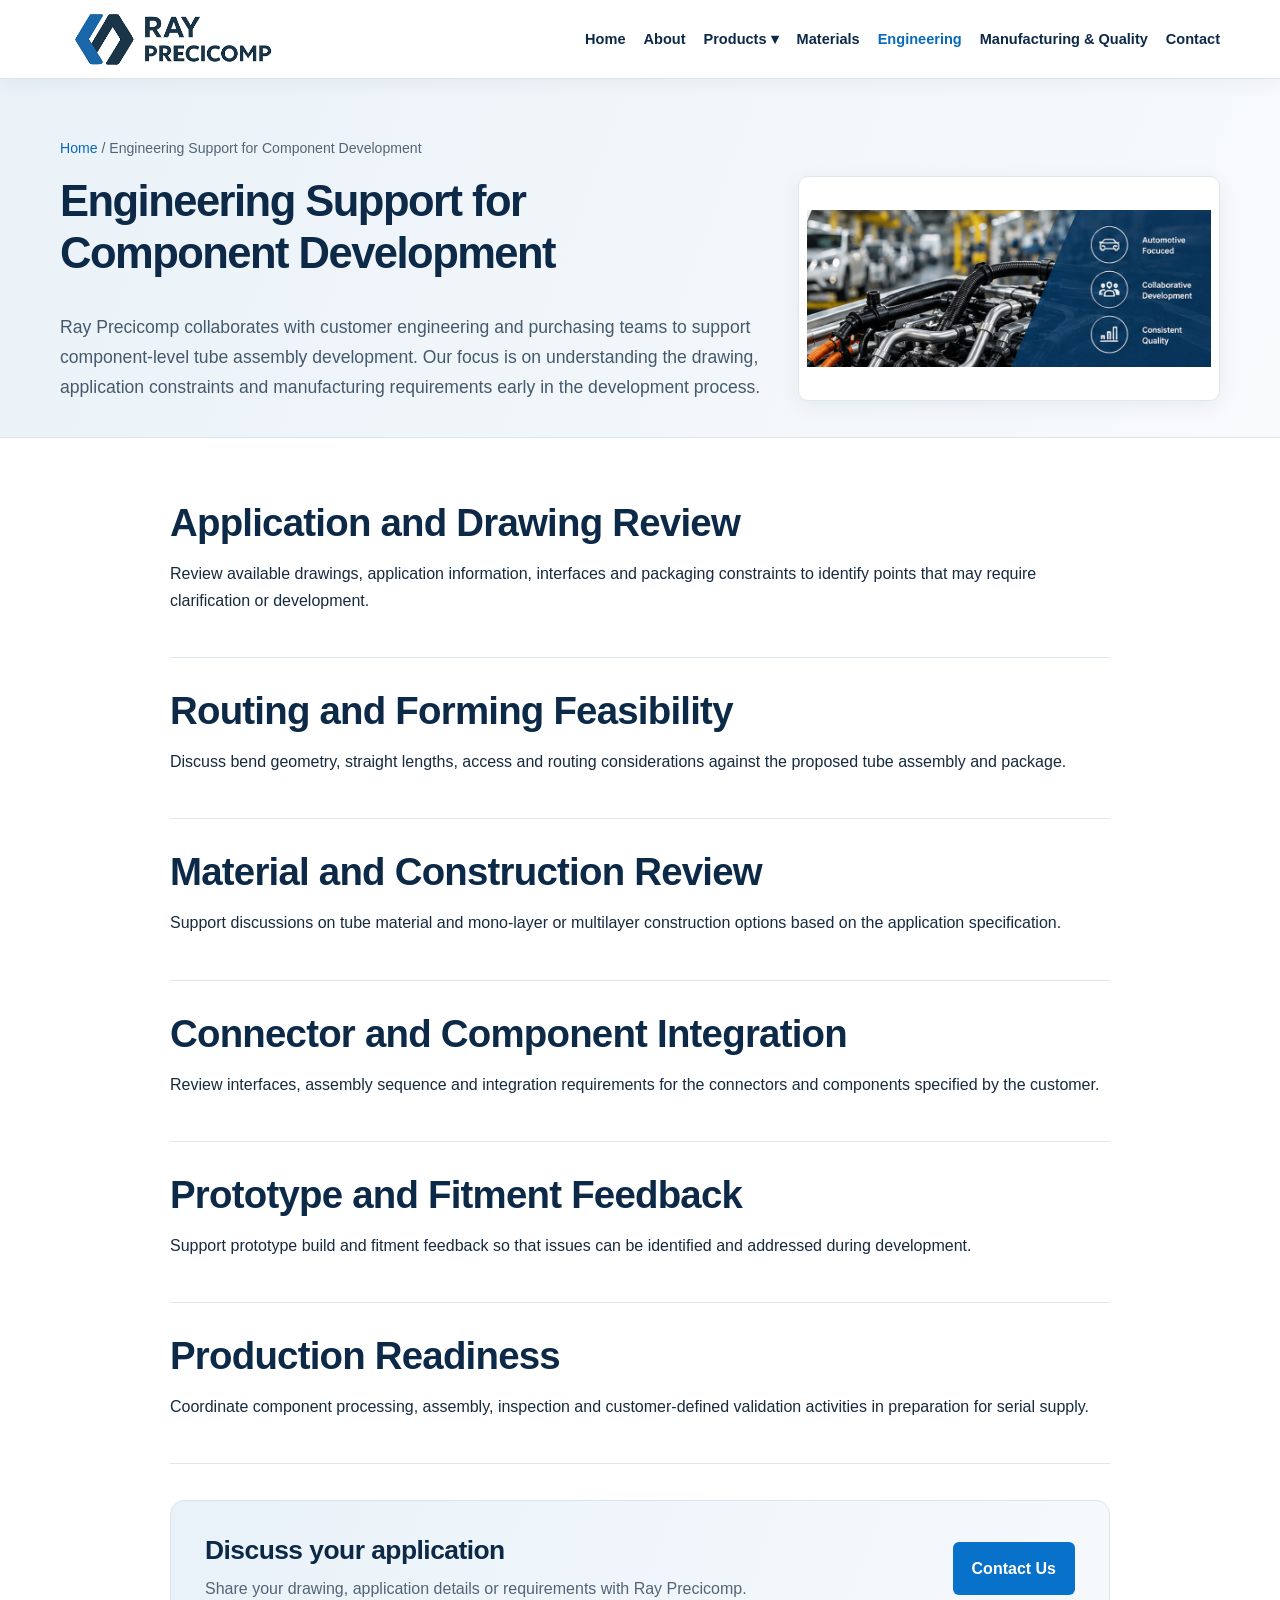
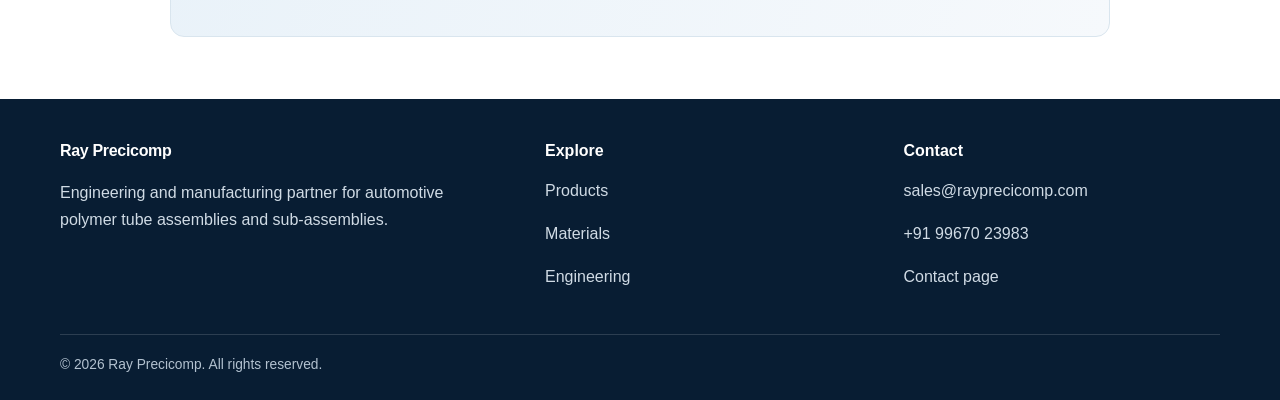
<file: engineering-capabilities.html>
<!doctype html><html lang="en"><head><meta charset="utf-8"><meta name="viewport" content="width=device-width, initial-scale=1"><title>Automotive Tube Assembly Engineering Support | Ray Precicomp</title><meta name="description" content="Engineering support for automotive polymer tube assemblies, including application review, routing feasibility, material selection, prototype feedback and production development."><meta name="robots" content="index,follow"><link rel="canonical" href="https://www.rayprecicomp.com/engineering-capabilities.html"><meta property="og:type" content="website"><meta property="og:site_name" content="Ray Precicomp"><meta property="og:title" content="Automotive Tube Assembly Engineering Support | Ray Precicomp"><meta property="og:description" content="Engineering support for automotive polymer tube assemblies, including application review, routing feasibility, material selection, prototype feedback and production development."><meta property="og:url" content="https://www.rayprecicomp.com/engineering-capabilities.html"><link rel="icon" type="image/x-icon" href="favicon.ico?v=2">
<link rel="icon" type="image/png" sizes="32x32" href="ray-precicomp-favicon-v2.png">
<link rel="apple-touch-icon" href="apple-touch-icon.png"><link rel="stylesheet" href="css/style.css"><script type="application/ld+json">{"@context": "https://schema.org", "@type": "WebPage", "name": "Engineering Support for Component Development", "url": "https://www.rayprecicomp.com/engineering-capabilities.html", "description": "Engineering support for automotive polymer tube assemblies, including application review, routing feasibility, material selection, prototype feedback and production development."}</script></head><body><a class="skip" href="#main">Skip to content</a>
<header class="site-header"><div class="container nav-wrap"><a class="brand" href="index.html" aria-label="Ray Precicomp home"><img src="logo.png" alt="Ray Precicomp" width="210"></a><button class="menu-button" type="button" aria-expanded="false" aria-controls="primary-nav">Menu ☰</button><nav class="nav-links" id="primary-nav" aria-label="Main navigation"><a href="index.html">Home</a><a href="about-ray-precicomp.html">About</a><div class="nav-dropdown"><button class="nav-dropdown-toggle" type="button" aria-expanded="false" aria-controls="product-menu">Products <span aria-hidden="true">▾</span></button><div class="dropdown-menu" id="product-menu"><a href="fuel-line-assemblies.html">Fuel Line Assemblies</a><a href="fuel-filler-tank-lines.html">Fuel Filler &amp; Tank Internal Lines</a><a href="scr-urea-lines.html">SCR / Urea / AdBlue Lines</a><a href="air-brake-vacuum-lines.html">Air Brake &amp; Vacuum Lines</a><a href="thermal-management-lines.html">Thermal Management Lines</a><a href="sunroof-drain-hoses.html">Sunroof Drain Hoses</a></div></div><a href="materials-tube-solutions.html">Materials</a><a href="engineering-capabilities.html" aria-current="page">Engineering</a><a href="quality-validation.html">Manufacturing &amp; Quality</a><a href="contact.html">Contact</a></nav></div></header><main id="main"><div class="page-hero"><div class="container"><div class="breadcrumbs"><a href="index.html">Home</a> / Engineering Support for Component Development</div><h1>Engineering Support for Component Development</h1><p class="lead">Ray Precicomp collaborates with customer engineering and purchasing teams to support component-level tube assembly development. Our focus is on understanding the drawing, application constraints and manufacturing requirements early in the development process.</p><img class="page-hero-image page-hero-image-wide" src="images/automotive-engineering-environment.jpg" alt="Automotive tube assembly engineering environment" loading="lazy"></div></div><div class="section"><div class="container content-width"><section class="content-section"><h2>Application and Drawing Review</h2><p>Review available drawings, application information, interfaces and packaging constraints to identify points that may require clarification or development.</p></section><section class="content-section"><h2>Routing and Forming Feasibility</h2><p>Discuss bend geometry, straight lengths, access and routing considerations against the proposed tube assembly and package.</p></section><section class="content-section"><h2>Material and Construction Review</h2><p>Support discussions on tube material and mono-layer or multilayer construction options based on the application specification.</p></section><section class="content-section"><h2>Connector and Component Integration</h2><p>Review interfaces, assembly sequence and integration requirements for the connectors and components specified by the customer.</p></section><section class="content-section"><h2>Prototype and Fitment Feedback</h2><p>Support prototype build and fitment feedback so that issues can be identified and addressed during development.</p></section><section class="content-section"><h2>Production Readiness</h2><p>Coordinate component processing, assembly, inspection and customer-defined validation activities in preparation for serial supply.</p></section><div class="cta-band"><div><h2>Discuss your application</h2><p>Share your drawing, application details or requirements with Ray Precicomp.</p></div><a class="btn btn-primary" href="contact.html">Contact Us</a></div></div></div></main><footer class="site-footer"><div class="container"><div class="footer-grid"><div><h2>Ray Precicomp</h2><p>Engineering and manufacturing partner for automotive polymer tube assemblies and sub-assemblies.</p></div><div><h3>Explore</h3><p><a href="fuel-line-assemblies.html">Products</a></p><p><a href="materials-tube-solutions.html">Materials</a></p><p><a href="engineering-capabilities.html">Engineering</a></p></div><div><h3>Contact</h3><p><a href="mailto:sales@rayprecicomp.com">sales@rayprecicomp.com</a></p><p><a href="tel:+919967023983">+91 99670 23983</a></p><p><a href="contact.html">Contact page</a></p></div></div><div class="footer-bottom">© <span data-year>2026</span> Ray Precicomp. All rights reserved.</div></div></footer><script src="js/main.js" defer></script></body></html>
</file>
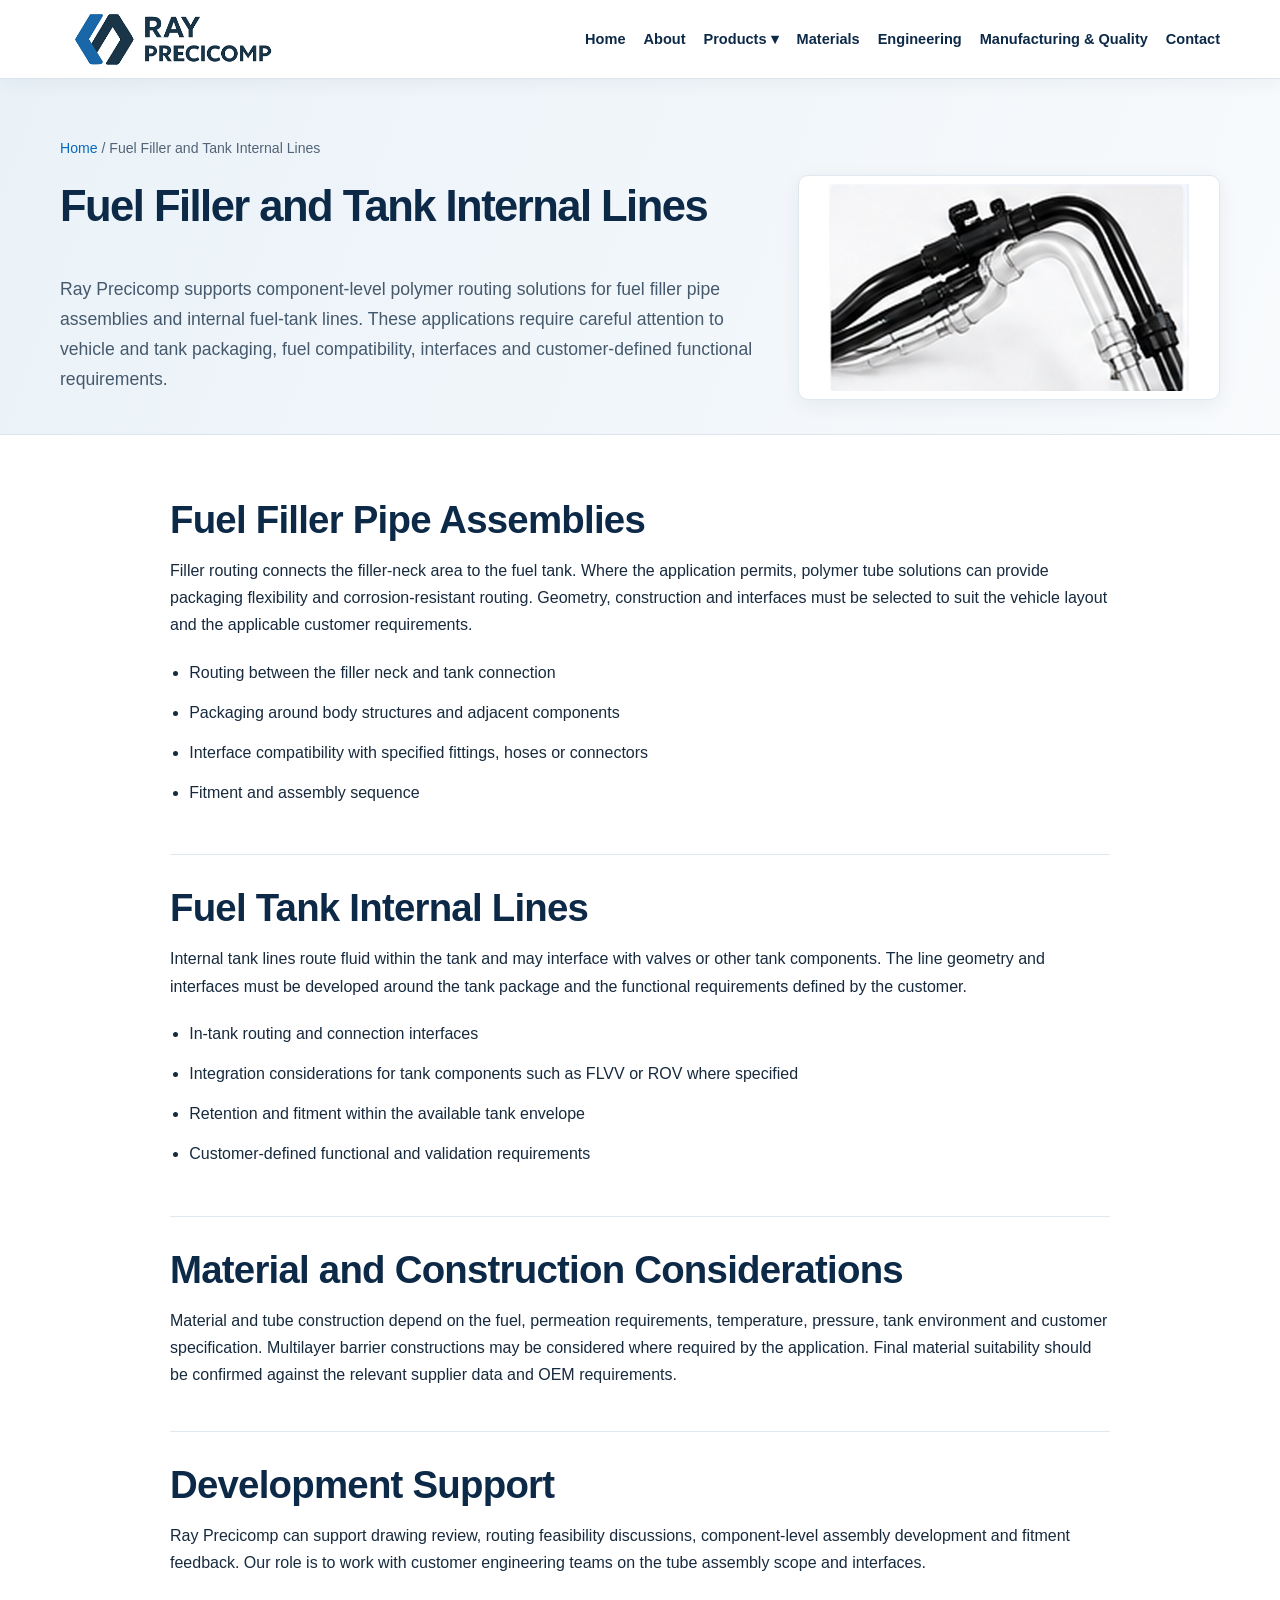
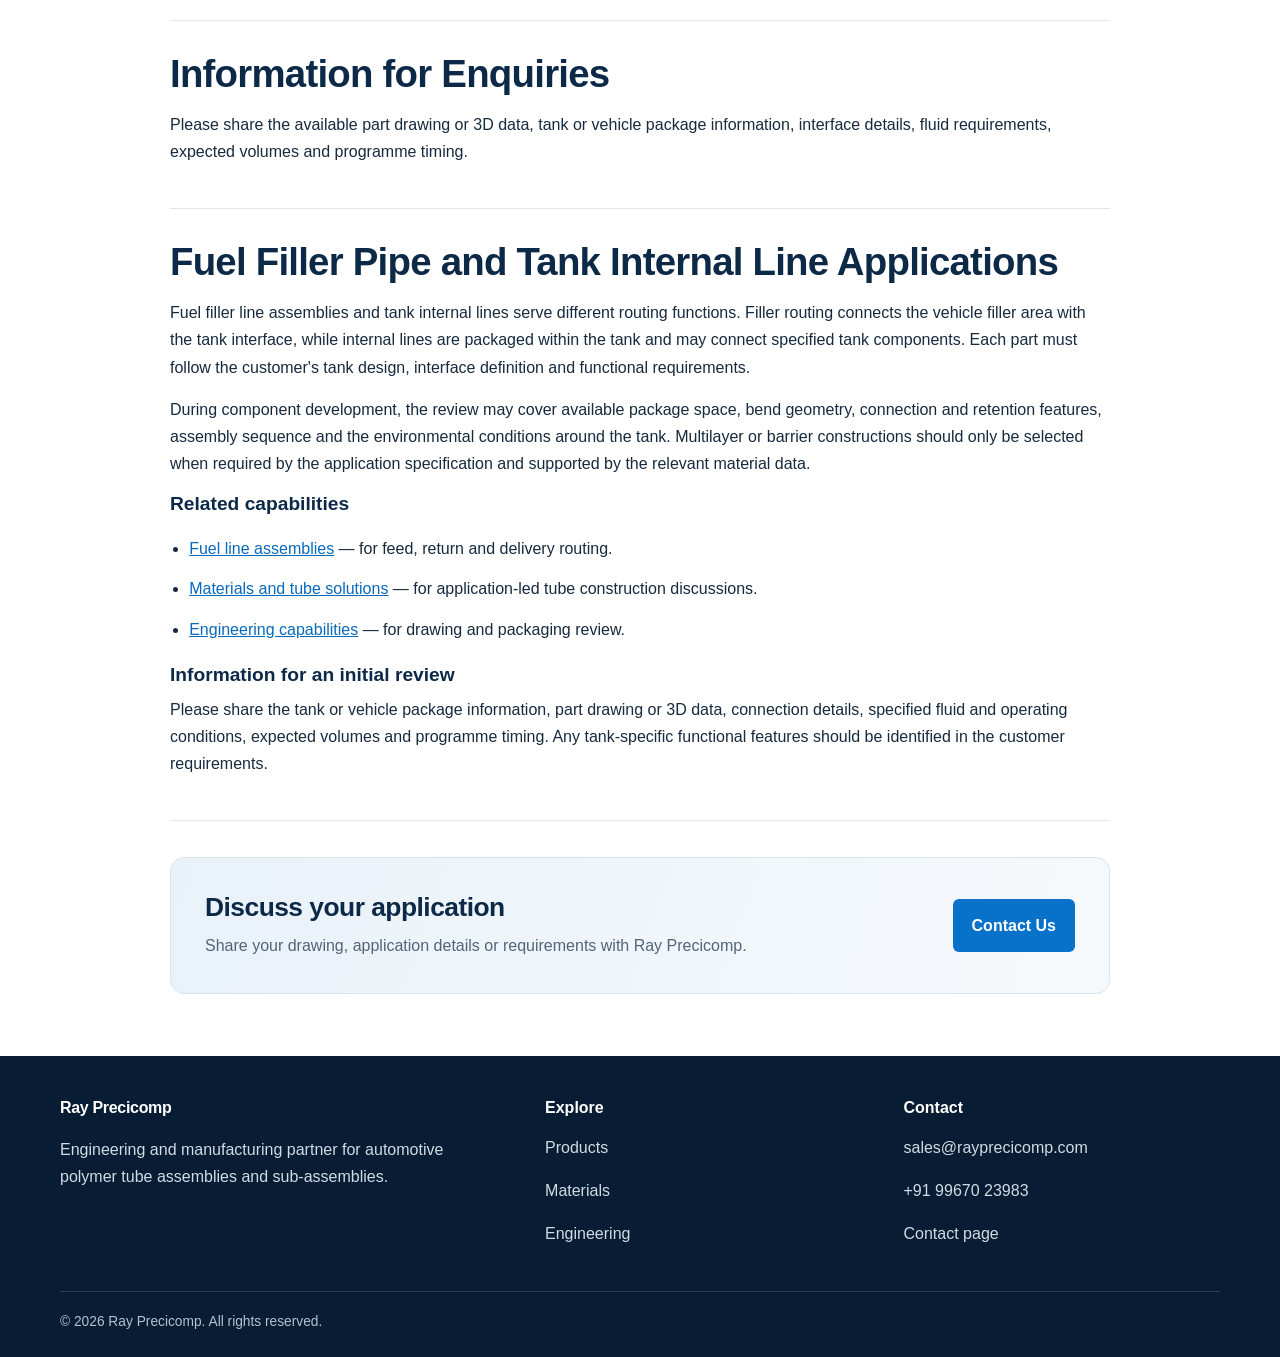
<file: fuel-filler-tank-lines.html>
<!doctype html><html lang="en"><head><meta charset="utf-8"><meta name="viewport" content="width=device-width, initial-scale=1"><title>Automotive Fuel Filler & Tank Internal Lines | Ray Precicomp</title><meta name="description" content="Automotive polymer fuel filler line assemblies and tank internal lines, with application-specific routing, packaging, material and interface review for Tier-1 programmes."><meta name="robots" content="index,follow"><link rel="canonical" href="https://www.rayprecicomp.com/fuel-filler-tank-lines.html"><meta property="og:type" content="website"><meta property="og:site_name" content="Ray Precicomp"><meta property="og:title" content="Automotive Fuel Filler & Tank Internal Lines | Ray Precicomp"><meta property="og:description" content="Automotive polymer fuel filler line assemblies and tank internal lines, with application-specific routing, packaging, material and interface review for Tier-1 programmes."><meta property="og:url" content="https://www.rayprecicomp.com/fuel-filler-tank-lines.html"><link rel="icon" type="image/x-icon" href="favicon.ico?v=2">
<link rel="icon" type="image/png" sizes="32x32" href="ray-precicomp-favicon-v2.png">
<link rel="apple-touch-icon" href="apple-touch-icon.png"><link rel="stylesheet" href="css/style.css"><script type="application/ld+json">{"@context": "https://schema.org", "@type": "WebPage", "name": "Fuel Filler and Tank Internal Lines", "url": "https://www.rayprecicomp.com/fuel-filler-tank-lines.html", "description": "Component-level polymer routing solutions for fuel filler pipe assemblies and tank internal lines, with application-specific material and packaging review."}</script></head><body><a class="skip" href="#main">Skip to content</a>
<header class="site-header"><div class="container nav-wrap"><a class="brand" href="index.html" aria-label="Ray Precicomp home"><img src="logo.png" alt="Ray Precicomp" width="210"></a><button class="menu-button" type="button" aria-expanded="false" aria-controls="primary-nav">Menu ☰</button><nav class="nav-links" id="primary-nav" aria-label="Main navigation"><a href="index.html">Home</a><a href="about-ray-precicomp.html">About</a><div class="nav-dropdown"><button class="nav-dropdown-toggle" type="button" aria-expanded="false" aria-controls="product-menu">Products <span aria-hidden="true">▾</span></button><div class="dropdown-menu" id="product-menu"><a href="fuel-line-assemblies.html">Fuel Line Assemblies</a><a href="fuel-filler-tank-lines.html" aria-current="page">Fuel Filler &amp; Tank Internal Lines</a><a href="scr-urea-lines.html">SCR / Urea / AdBlue Lines</a><a href="air-brake-vacuum-lines.html">Air Brake &amp; Vacuum Lines</a><a href="thermal-management-lines.html">Thermal Management Lines</a><a href="sunroof-drain-hoses.html">Sunroof Drain Hoses</a></div></div><a href="materials-tube-solutions.html">Materials</a><a href="engineering-capabilities.html">Engineering</a><a href="quality-validation.html">Manufacturing &amp; Quality</a><a href="contact.html">Contact</a></nav></div></header><main id="main"><div class="page-hero"><div class="container"><div class="breadcrumbs"><a href="index.html">Home</a> / Fuel Filler and Tank Internal Lines</div><h1>Fuel Filler and Tank Internal Lines</h1><p class="lead">Ray Precicomp supports component-level polymer routing solutions for fuel filler pipe assemblies and internal fuel-tank lines. These applications require careful attention to vehicle and tank packaging, fuel compatibility, interfaces and customer-defined functional requirements.</p><img class="page-hero-image" src="images/fuel-filler-tank-lines.jpg" alt="fuel filler tank lines automotive tube assembly" loading="lazy"></div></div><div class="section"><div class="container content-width"><section class="content-section"><h2>Fuel Filler Pipe Assemblies</h2><p>Filler routing connects the filler-neck area to the fuel tank. Where the application permits, polymer tube solutions can provide packaging flexibility and corrosion-resistant routing. Geometry, construction and interfaces must be selected to suit the vehicle layout and the applicable customer requirements.</p><ul class="check-list"><li>Routing between the filler neck and tank connection</li><li>Packaging around body structures and adjacent components</li><li>Interface compatibility with specified fittings, hoses or connectors</li><li>Fitment and assembly sequence</li></ul></section><section class="content-section"><h2>Fuel Tank Internal Lines</h2><p>Internal tank lines route fluid within the tank and may interface with valves or other tank components. The line geometry and interfaces must be developed around the tank package and the functional requirements defined by the customer.</p><ul class="check-list"><li>In-tank routing and connection interfaces</li><li>Integration considerations for tank components such as FLVV or ROV where specified</li><li>Retention and fitment within the available tank envelope</li><li>Customer-defined functional and validation requirements</li></ul></section><section class="content-section"><h2>Material and Construction Considerations</h2><p>Material and tube construction depend on the fuel, permeation requirements, temperature, pressure, tank environment and customer specification. Multilayer barrier constructions may be considered where required by the application. Final material suitability should be confirmed against the relevant supplier data and OEM requirements.</p></section><section class="content-section"><h2>Development Support</h2><p>Ray Precicomp can support drawing review, routing feasibility discussions, component-level assembly development and fitment feedback. Our role is to work with customer engineering teams on the tube assembly scope and interfaces.</p></section><section class="content-section"><h2>Information for Enquiries</h2><p>Please share the available part drawing or 3D data, tank or vehicle package information, interface details, fluid requirements, expected volumes and programme timing.</p></section><section class="content-section"><h2>Fuel Filler Pipe and Tank Internal Line Applications</h2><p>Fuel filler line assemblies and tank internal lines serve different routing functions. Filler routing connects the vehicle filler area with the tank interface, while internal lines are packaged within the tank and may connect specified tank components. Each part must follow the customer's tank design, interface definition and functional requirements.</p><p>During component development, the review may cover available package space, bend geometry, connection and retention features, assembly sequence and the environmental conditions around the tank. Multilayer or barrier constructions should only be selected when required by the application specification and supported by the relevant material data.</p><h3>Related capabilities</h3><ul class="check-list"><li><a href="fuel-line-assemblies.html">Fuel line assemblies</a> — for feed, return and delivery routing.</li><li><a href="materials-tube-solutions.html">Materials and tube solutions</a> — for application-led tube construction discussions.</li><li><a href="engineering-capabilities.html">Engineering capabilities</a> — for drawing and packaging review.</li></ul><h3>Information for an initial review</h3><p>Please share the tank or vehicle package information, part drawing or 3D data, connection details, specified fluid and operating conditions, expected volumes and programme timing. Any tank-specific functional features should be identified in the customer requirements.</p></section><div class="cta-band"><div><h2>Discuss your application</h2><p>Share your drawing, application details or requirements with Ray Precicomp.</p></div><a class="btn btn-primary" href="contact.html">Contact Us</a></div></div></div></main><footer class="site-footer"><div class="container"><div class="footer-grid"><div><h2>Ray Precicomp</h2><p>Engineering and manufacturing partner for automotive polymer tube assemblies and sub-assemblies.</p></div><div><h3>Explore</h3><p><a href="fuel-line-assemblies.html">Products</a></p><p><a href="materials-tube-solutions.html">Materials</a></p><p><a href="engineering-capabilities.html">Engineering</a></p></div><div><h3>Contact</h3><p><a href="mailto:sales@rayprecicomp.com">sales@rayprecicomp.com</a></p><p><a href="tel:+919967023983">+91 99670 23983</a></p><p><a href="contact.html">Contact page</a></p></div></div><div class="footer-bottom">© <span data-year>2026</span> Ray Precicomp. All rights reserved.</div></div></footer><script src="js/main.js" defer></script></body></html>
</file>
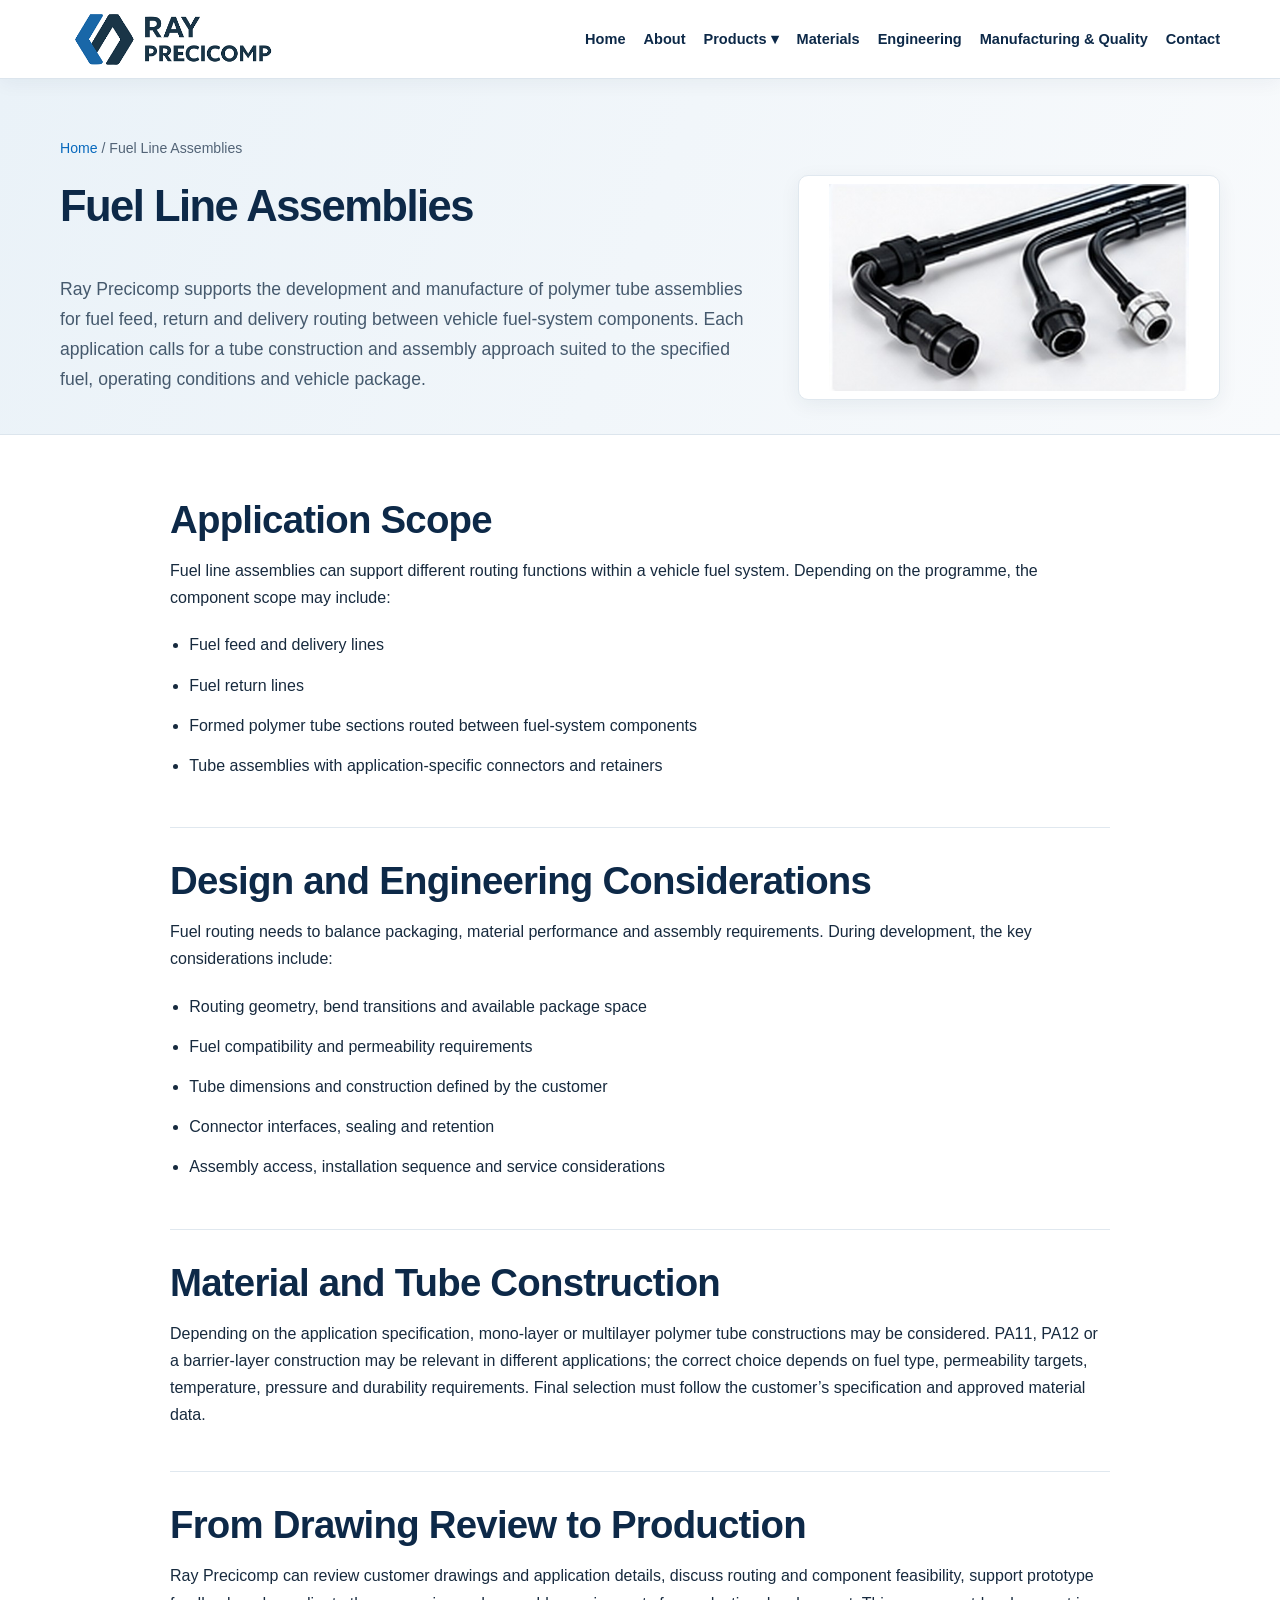
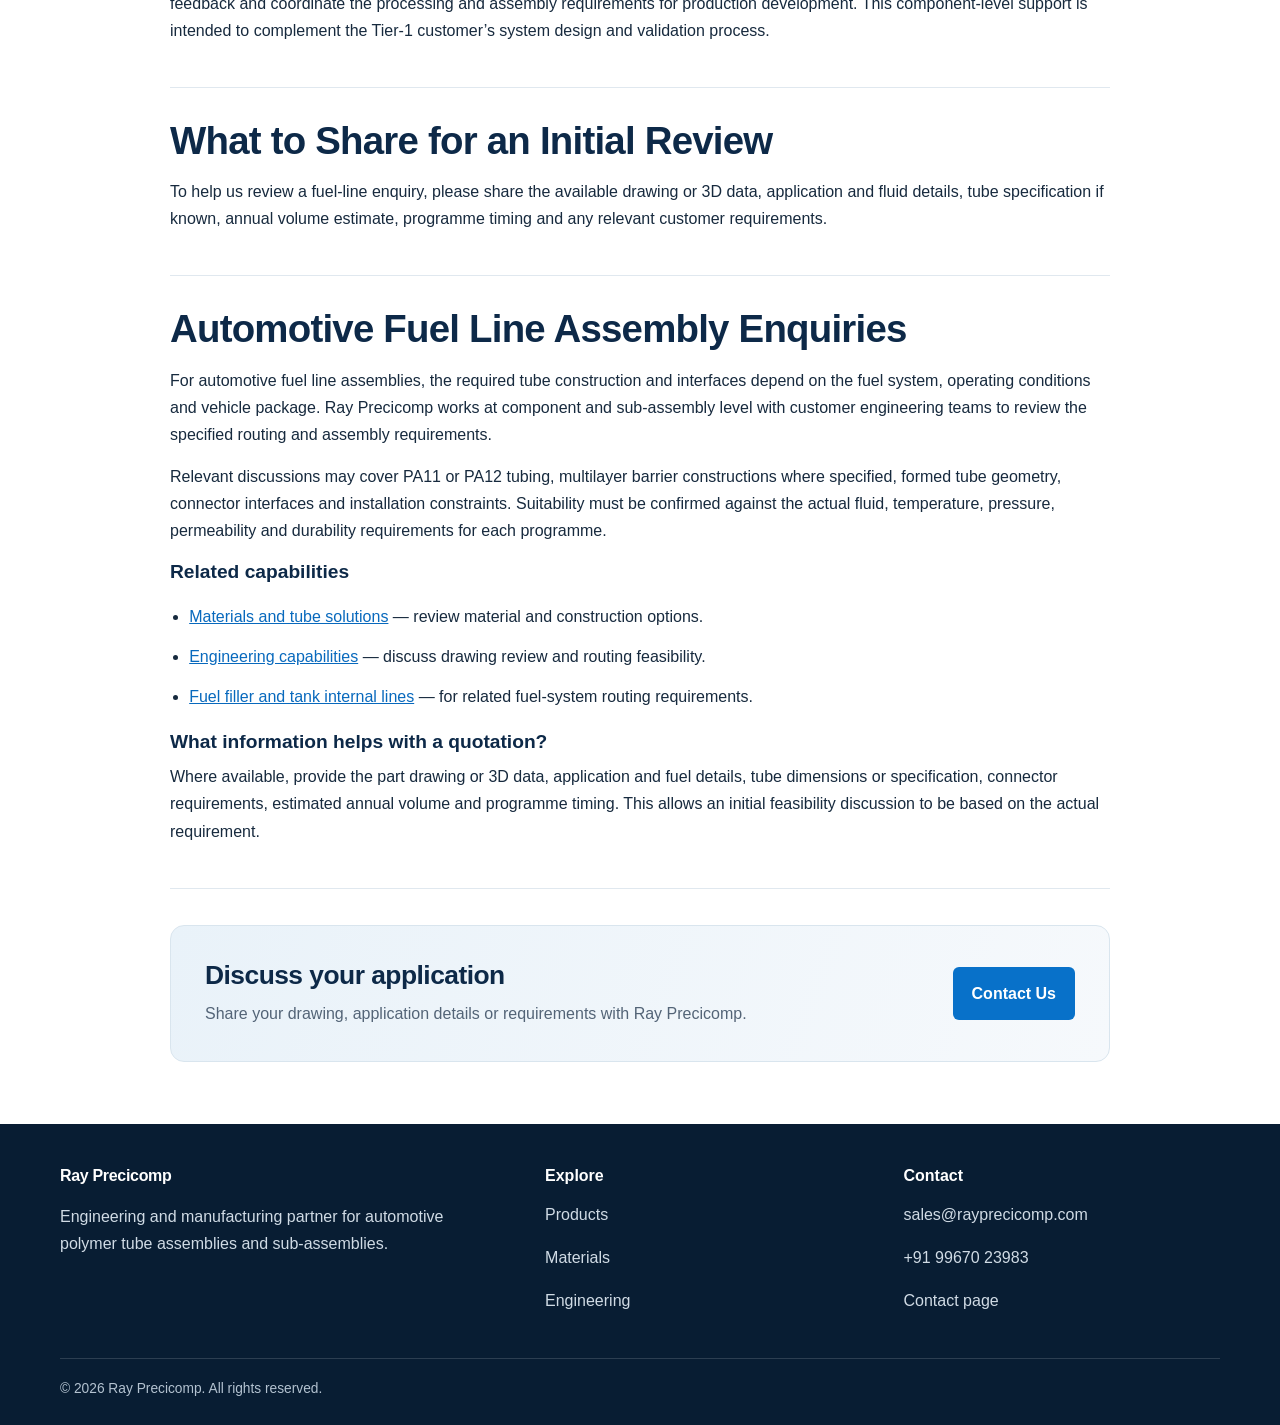
<file: fuel-line-assemblies.html>
<!doctype html><html lang="en"><head><meta charset="utf-8"><meta name="viewport" content="width=device-width, initial-scale=1"><title>Automotive Fuel Line Assemblies | PA11 & PA12 Tubing | Ray Precicomp</title><meta name="description" content="Automotive polymer fuel line assemblies for fuel feed, return and delivery routing. Ray Precicomp supports application-specific tube, material, connector and packaging review."><meta name="robots" content="index,follow"><link rel="canonical" href="https://www.rayprecicomp.com/fuel-line-assemblies.html"><meta property="og:type" content="website"><meta property="og:site_name" content="Ray Precicomp"><meta property="og:title" content="Automotive Fuel Line Assemblies | PA11 & PA12 Tubing | Ray Precicomp"><meta property="og:description" content="Automotive polymer fuel line assemblies for fuel feed, return and delivery routing. Ray Precicomp supports application-specific tube, material, connector and packaging review."><meta property="og:url" content="https://www.rayprecicomp.com/fuel-line-assemblies.html"><link rel="icon" type="image/x-icon" href="favicon.ico?v=2">
<link rel="icon" type="image/png" sizes="32x32" href="ray-precicomp-favicon-v2.png">
<link rel="apple-touch-icon" href="apple-touch-icon.png"><link rel="stylesheet" href="css/style.css"><script type="application/ld+json">{"@context": "https://schema.org", "@type": "WebPage", "name": "Fuel Line Assemblies", "url": "https://www.rayprecicomp.com/fuel-line-assemblies.html", "description": "Explore polymer fuel feed, return and delivery line assemblies for automotive applications, with support for routing, material selection and connector integration."}</script></head><body><a class="skip" href="#main">Skip to content</a>
<header class="site-header"><div class="container nav-wrap"><a class="brand" href="index.html" aria-label="Ray Precicomp home"><img src="logo.png" alt="Ray Precicomp" width="210"></a><button class="menu-button" type="button" aria-expanded="false" aria-controls="primary-nav">Menu ☰</button><nav class="nav-links" id="primary-nav" aria-label="Main navigation"><a href="index.html">Home</a><a href="about-ray-precicomp.html">About</a><div class="nav-dropdown"><button class="nav-dropdown-toggle" type="button" aria-expanded="false" aria-controls="product-menu">Products <span aria-hidden="true">▾</span></button><div class="dropdown-menu" id="product-menu"><a href="fuel-line-assemblies.html" aria-current="page">Fuel Line Assemblies</a><a href="fuel-filler-tank-lines.html">Fuel Filler &amp; Tank Internal Lines</a><a href="scr-urea-lines.html">SCR / Urea / AdBlue Lines</a><a href="air-brake-vacuum-lines.html">Air Brake &amp; Vacuum Lines</a><a href="thermal-management-lines.html">Thermal Management Lines</a><a href="sunroof-drain-hoses.html">Sunroof Drain Hoses</a></div></div><a href="materials-tube-solutions.html">Materials</a><a href="engineering-capabilities.html">Engineering</a><a href="quality-validation.html">Manufacturing &amp; Quality</a><a href="contact.html">Contact</a></nav></div></header><main id="main"><div class="page-hero"><div class="container"><div class="breadcrumbs"><a href="index.html">Home</a> / Fuel Line Assemblies</div><h1>Fuel Line Assemblies</h1><p class="lead">Ray Precicomp supports the development and manufacture of polymer tube assemblies for fuel feed, return and delivery routing between vehicle fuel-system components. Each application calls for a tube construction and assembly approach suited to the specified fuel, operating conditions and vehicle package.</p><img class="page-hero-image" src="images/fuel-line-assemblies.jpg" alt="fuel line assemblies automotive tube assembly" loading="lazy"></div></div><div class="section"><div class="container content-width"><section class="content-section"><h2>Application Scope</h2><p>Fuel line assemblies can support different routing functions within a vehicle fuel system. Depending on the programme, the component scope may include:</p><ul class="check-list"><li>Fuel feed and delivery lines</li><li>Fuel return lines</li><li>Formed polymer tube sections routed between fuel-system components</li><li>Tube assemblies with application-specific connectors and retainers</li></ul></section><section class="content-section"><h2>Design and Engineering Considerations</h2><p>Fuel routing needs to balance packaging, material performance and assembly requirements. During development, the key considerations include:</p><ul class="check-list"><li>Routing geometry, bend transitions and available package space</li><li>Fuel compatibility and permeability requirements</li><li>Tube dimensions and construction defined by the customer</li><li>Connector interfaces, sealing and retention</li><li>Assembly access, installation sequence and service considerations</li></ul></section><section class="content-section"><h2>Material and Tube Construction</h2><p>Depending on the application specification, mono-layer or multilayer polymer tube constructions may be considered. PA11, PA12 or a barrier-layer construction may be relevant in different applications; the correct choice depends on fuel type, permeability targets, temperature, pressure and durability requirements. Final selection must follow the customer’s specification and approved material data.</p></section><section class="content-section"><h2>From Drawing Review to Production</h2><p>Ray Precicomp can review customer drawings and application details, discuss routing and component feasibility, support prototype feedback and coordinate the processing and assembly requirements for production development. This component-level support is intended to complement the Tier-1 customer’s system design and validation process.</p></section><section class="content-section"><h2>What to Share for an Initial Review</h2><p>To help us review a fuel-line enquiry, please share the available drawing or 3D data, application and fluid details, tube specification if known, annual volume estimate, programme timing and any relevant customer requirements.</p></section><section class="content-section"><h2>Automotive Fuel Line Assembly Enquiries</h2><p>For automotive fuel line assemblies, the required tube construction and interfaces depend on the fuel system, operating conditions and vehicle package. Ray Precicomp works at component and sub-assembly level with customer engineering teams to review the specified routing and assembly requirements.</p><p>Relevant discussions may cover PA11 or PA12 tubing, multilayer barrier constructions where specified, formed tube geometry, connector interfaces and installation constraints. Suitability must be confirmed against the actual fluid, temperature, pressure, permeability and durability requirements for each programme.</p><h3>Related capabilities</h3><ul class="check-list"><li><a href="materials-tube-solutions.html">Materials and tube solutions</a> — review material and construction options.</li><li><a href="engineering-capabilities.html">Engineering capabilities</a> — discuss drawing review and routing feasibility.</li><li><a href="fuel-filler-tank-lines.html">Fuel filler and tank internal lines</a> — for related fuel-system routing requirements.</li></ul><h3>What information helps with a quotation?</h3><p>Where available, provide the part drawing or 3D data, application and fuel details, tube dimensions or specification, connector requirements, estimated annual volume and programme timing. This allows an initial feasibility discussion to be based on the actual requirement.</p></section><div class="cta-band"><div><h2>Discuss your application</h2><p>Share your drawing, application details or requirements with Ray Precicomp.</p></div><a class="btn btn-primary" href="contact.html">Contact Us</a></div></div></div></main><footer class="site-footer"><div class="container"><div class="footer-grid"><div><h2>Ray Precicomp</h2><p>Engineering and manufacturing partner for automotive polymer tube assemblies and sub-assemblies.</p></div><div><h3>Explore</h3><p><a href="fuel-line-assemblies.html">Products</a></p><p><a href="materials-tube-solutions.html">Materials</a></p><p><a href="engineering-capabilities.html">Engineering</a></p></div><div><h3>Contact</h3><p><a href="mailto:sales@rayprecicomp.com">sales@rayprecicomp.com</a></p><p><a href="tel:+919967023983">+91 99670 23983</a></p><p><a href="contact.html">Contact page</a></p></div></div><div class="footer-bottom">© <span data-year>2026</span> Ray Precicomp. All rights reserved.</div></div></footer><script src="js/main.js" defer></script></body></html>
</file>
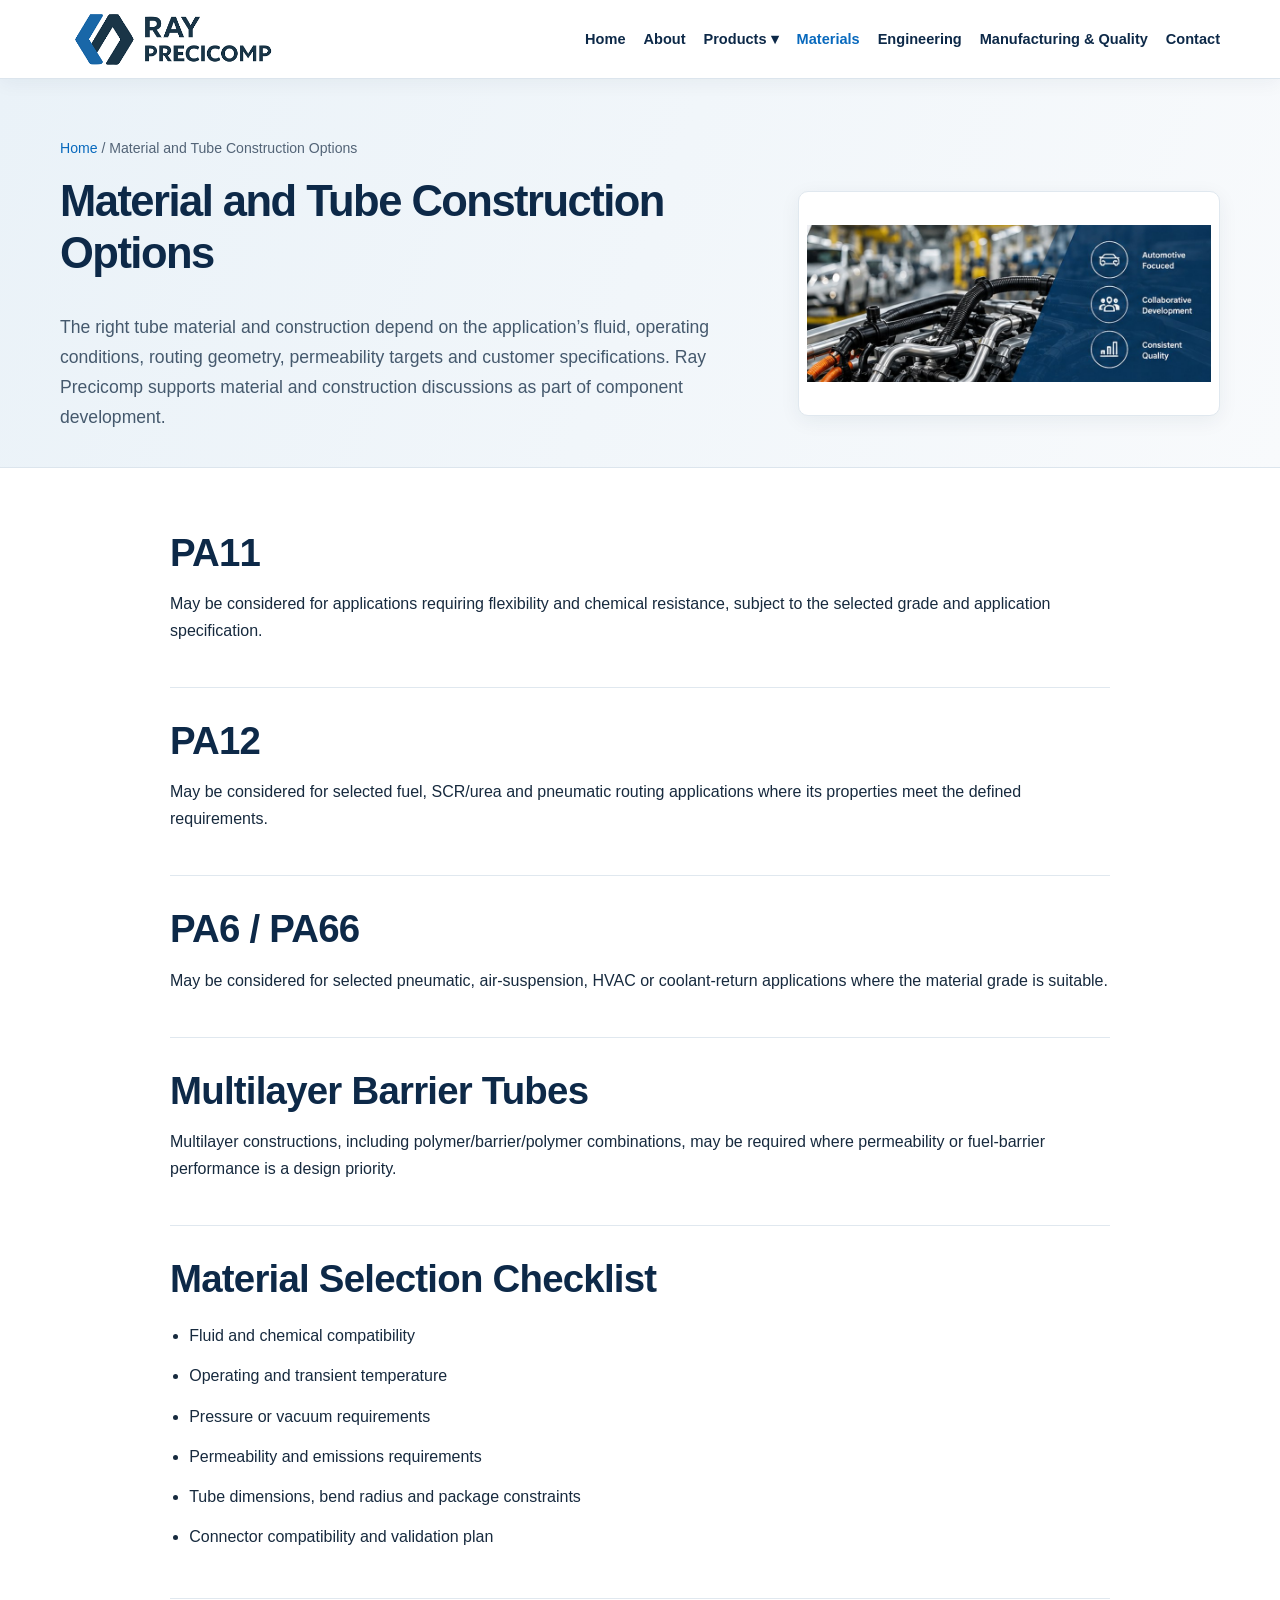
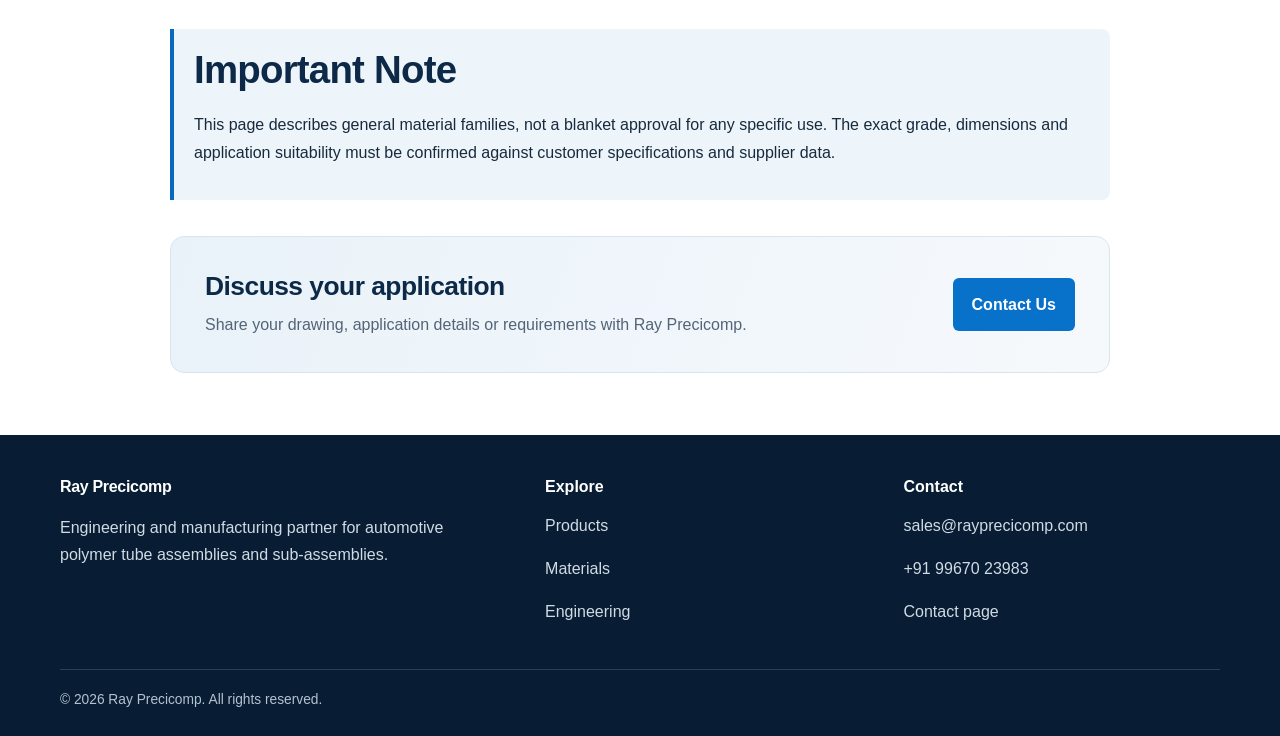
<file: materials-tube-solutions.html>
<!doctype html><html lang="en"><head><meta charset="utf-8"><meta name="viewport" content="width=device-width, initial-scale=1"><title>Automotive Polymer Tube Materials | PA11, PA12 and Multilayer</title><meta name="description" content="Understand material options including PA11, PA12, PA6/PA66 and multilayer polymer tubes for automotive fluid and air routing applications."><meta name="robots" content="index,follow"><link rel="canonical" href="https://www.rayprecicomp.com/materials-tube-solutions.html"><meta property="og:type" content="website"><meta property="og:site_name" content="Ray Precicomp"><meta property="og:title" content="Automotive Polymer Tube Materials | PA11, PA12 and Multilayer"><meta property="og:description" content="Understand material options including PA11, PA12, PA6/PA66 and multilayer polymer tubes for automotive fluid and air routing applications."><meta property="og:url" content="https://www.rayprecicomp.com/materials-tube-solutions.html"><link rel="icon" type="image/x-icon" href="favicon.ico?v=2">
<link rel="icon" type="image/png" sizes="32x32" href="ray-precicomp-favicon-v2.png">
<link rel="apple-touch-icon" href="apple-touch-icon.png"><link rel="stylesheet" href="css/style.css"><script type="application/ld+json">{"@context": "https://schema.org", "@type": "WebPage", "name": "Material and Tube Construction Options", "url": "https://www.rayprecicomp.com/materials-tube-solutions.html", "description": "Understand material options including PA11, PA12, PA6/PA66 and multilayer polymer tubes for automotive fluid and air routing applications."}</script></head><body><a class="skip" href="#main">Skip to content</a>
<header class="site-header"><div class="container nav-wrap"><a class="brand" href="index.html" aria-label="Ray Precicomp home"><img src="logo.png" alt="Ray Precicomp" width="210"></a><button class="menu-button" type="button" aria-expanded="false" aria-controls="primary-nav">Menu ☰</button><nav class="nav-links" id="primary-nav" aria-label="Main navigation"><a href="index.html">Home</a><a href="about-ray-precicomp.html">About</a><div class="nav-dropdown"><button class="nav-dropdown-toggle" type="button" aria-expanded="false" aria-controls="product-menu">Products <span aria-hidden="true">▾</span></button><div class="dropdown-menu" id="product-menu"><a href="fuel-line-assemblies.html">Fuel Line Assemblies</a><a href="fuel-filler-tank-lines.html">Fuel Filler &amp; Tank Internal Lines</a><a href="scr-urea-lines.html">SCR / Urea / AdBlue Lines</a><a href="air-brake-vacuum-lines.html">Air Brake &amp; Vacuum Lines</a><a href="thermal-management-lines.html">Thermal Management Lines</a><a href="sunroof-drain-hoses.html">Sunroof Drain Hoses</a></div></div><a href="materials-tube-solutions.html" aria-current="page">Materials</a><a href="engineering-capabilities.html">Engineering</a><a href="quality-validation.html">Manufacturing &amp; Quality</a><a href="contact.html">Contact</a></nav></div></header><main id="main"><div class="page-hero"><div class="container"><div class="breadcrumbs"><a href="index.html">Home</a> / Material and Tube Construction Options</div><h1>Material and Tube Construction Options</h1><p class="lead">The right tube material and construction depend on the application’s fluid, operating conditions, routing geometry, permeability targets and customer specifications. Ray Precicomp supports material and construction discussions as part of component development.</p><img class="page-hero-image page-hero-image-wide" src="images/automotive-engineering-environment.jpg" alt="Automotive tube assembly engineering environment" loading="lazy"></div></div><div class="section"><div class="container content-width"><section class="content-section"><h2>PA11</h2><p>May be considered for applications requiring flexibility and chemical resistance, subject to the selected grade and application specification.</p></section><section class="content-section"><h2>PA12</h2><p>May be considered for selected fuel, SCR/urea and pneumatic routing applications where its properties meet the defined requirements.</p></section><section class="content-section"><h2>PA6 / PA66</h2><p>May be considered for selected pneumatic, air-suspension, HVAC or coolant-return applications where the material grade is suitable.</p></section><section class="content-section"><h2>Multilayer Barrier Tubes</h2><p>Multilayer constructions, including polymer/barrier/polymer combinations, may be required where permeability or fuel-barrier performance is a design priority.</p></section><section class="content-section"><h2>Material Selection Checklist</h2><ul class="check-list"><li>Fluid and chemical compatibility</li><li>Operating and transient temperature</li><li>Pressure or vacuum requirements</li><li>Permeability and emissions requirements</li><li>Tube dimensions, bend radius and package constraints</li><li>Connector compatibility and validation plan</li></ul></section><section class="notice"><h2>Important Note</h2><p>This page describes general material families, not a blanket approval for any specific use. The exact grade, dimensions and application suitability must be confirmed against customer specifications and supplier data.</p></section><div class="cta-band"><div><h2>Discuss your application</h2><p>Share your drawing, application details or requirements with Ray Precicomp.</p></div><a class="btn btn-primary" href="contact.html">Contact Us</a></div></div></div></main><footer class="site-footer"><div class="container"><div class="footer-grid"><div><h2>Ray Precicomp</h2><p>Engineering and manufacturing partner for automotive polymer tube assemblies and sub-assemblies.</p></div><div><h3>Explore</h3><p><a href="fuel-line-assemblies.html">Products</a></p><p><a href="materials-tube-solutions.html">Materials</a></p><p><a href="engineering-capabilities.html">Engineering</a></p></div><div><h3>Contact</h3><p><a href="mailto:sales@rayprecicomp.com">sales@rayprecicomp.com</a></p><p><a href="tel:+919967023983">+91 99670 23983</a></p><p><a href="contact.html">Contact page</a></p></div></div><div class="footer-bottom">© <span data-year>2026</span> Ray Precicomp. All rights reserved.</div></div></footer><script src="js/main.js" defer></script></body></html>
</file>
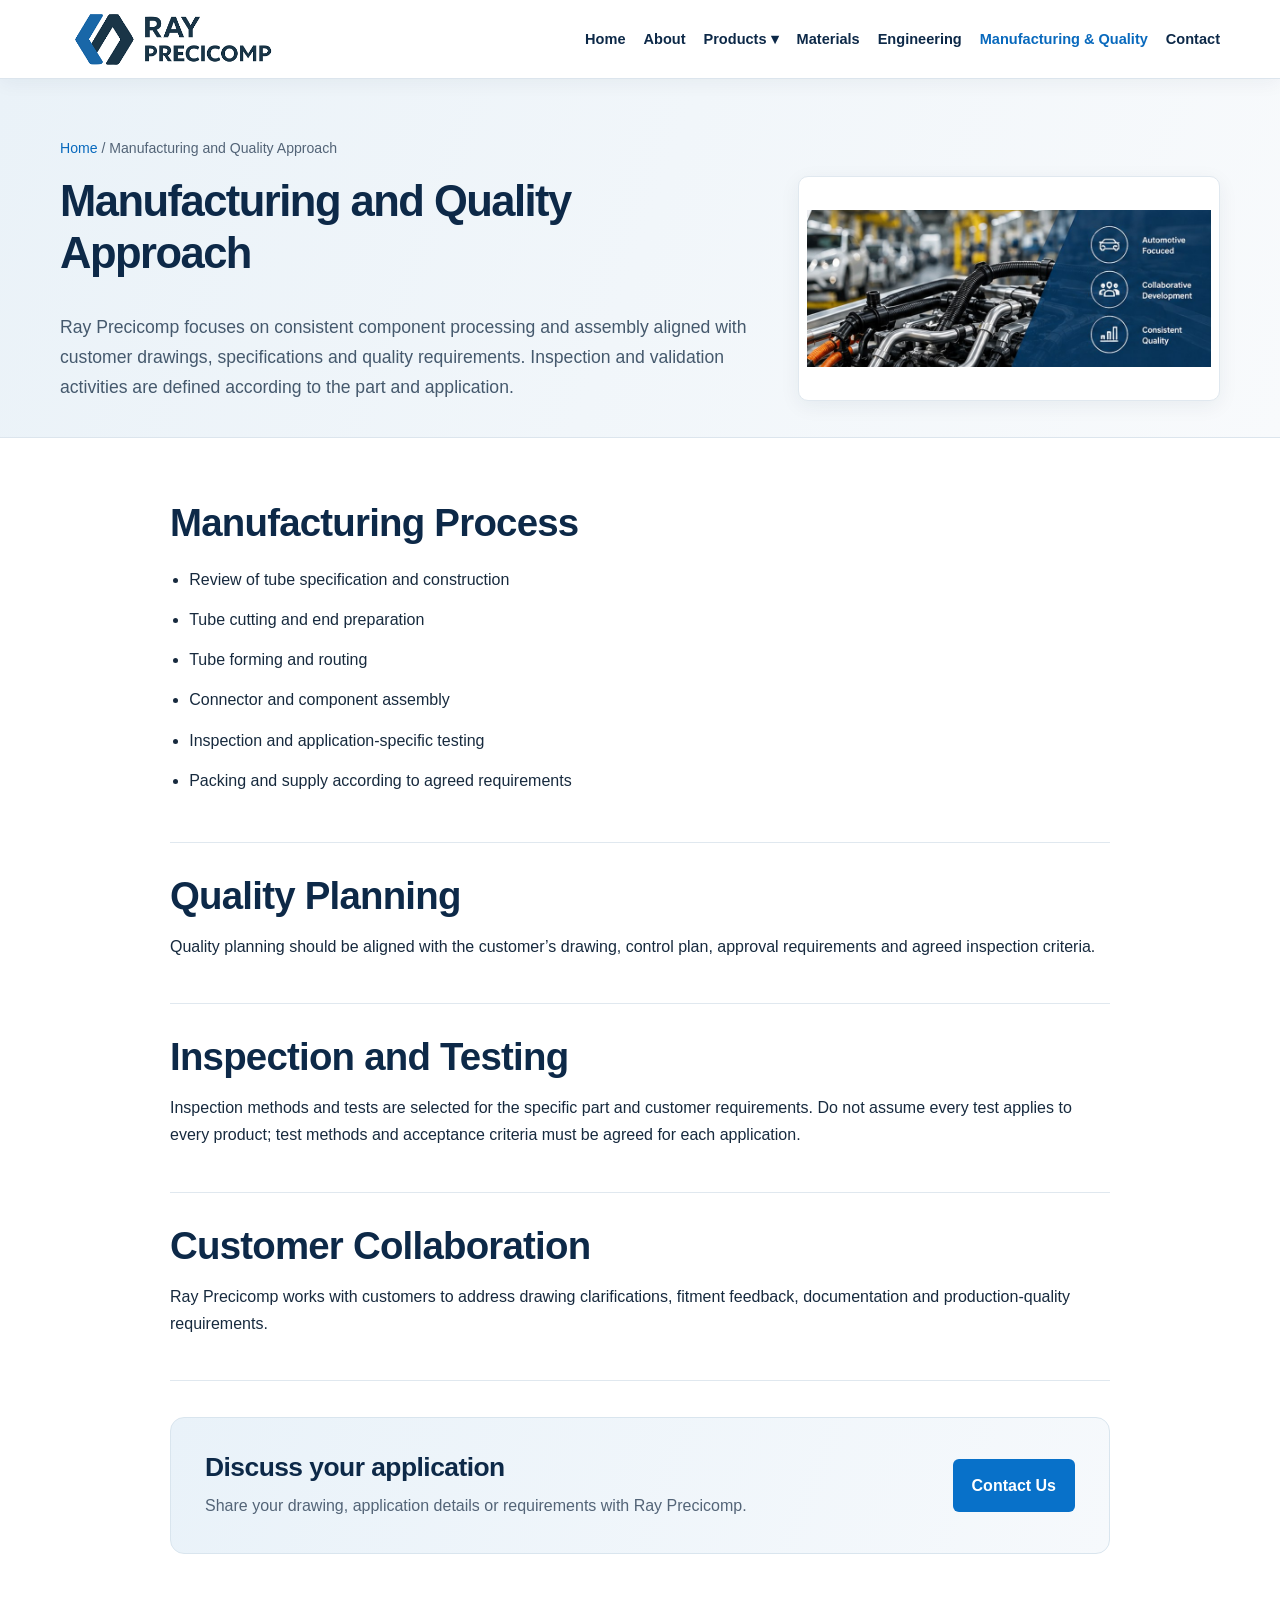
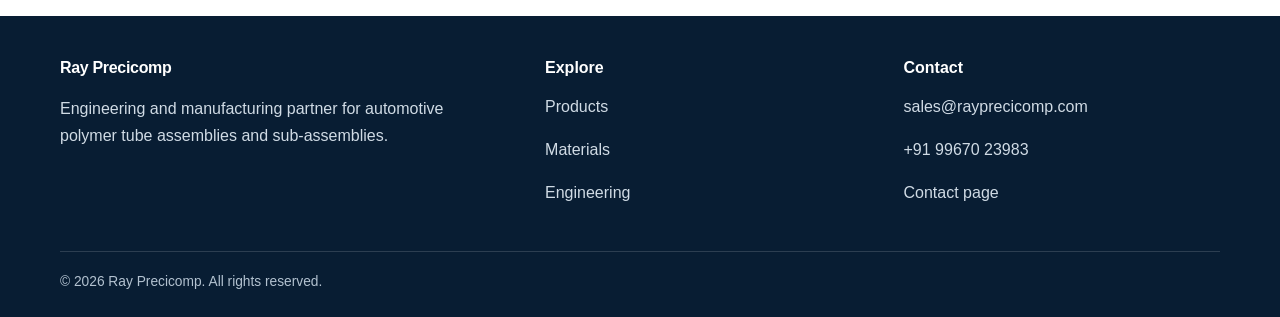
<file: quality-validation.html>
<!doctype html><html lang="en"><head><meta charset="utf-8"><meta name="viewport" content="width=device-width, initial-scale=1"><title>Automotive Tube Assembly Manufacturing &amp; Quality | Ray Precicomp</title><meta name="description" content="Learn about Ray Precicomp’s component processing, tube forming, assembly, inspection and application-specific quality support for automotive tube assemblies."><meta name="robots" content="index,follow"><link rel="canonical" href="https://www.rayprecicomp.com/quality-validation.html"><meta property="og:type" content="website"><meta property="og:site_name" content="Ray Precicomp"><meta property="og:title" content="Automotive Tube Assembly Manufacturing &amp; Quality | Ray Precicomp"><meta property="og:description" content="Learn about Ray Precicomp’s component processing, tube forming, assembly, inspection and application-specific quality support for automotive tube assemblies."><meta property="og:url" content="https://www.rayprecicomp.com/quality-validation.html"><link rel="icon" type="image/x-icon" href="favicon.ico?v=2">
<link rel="icon" type="image/png" sizes="32x32" href="ray-precicomp-favicon-v2.png">
<link rel="apple-touch-icon" href="apple-touch-icon.png"><link rel="stylesheet" href="css/style.css"><script type="application/ld+json">{"@context": "https://schema.org", "@type": "WebPage", "name": "Manufacturing and Quality Approach", "url": "https://www.rayprecicomp.com/quality-validation.html", "description": "Learn about Ray Precicomp\u2019s component processing, tube forming, assembly, inspection and application-specific quality support for automotive tube assemblies."}</script></head><body><a class="skip" href="#main">Skip to content</a>
<header class="site-header"><div class="container nav-wrap"><a class="brand" href="index.html" aria-label="Ray Precicomp home"><img src="logo.png" alt="Ray Precicomp" width="210"></a><button class="menu-button" type="button" aria-expanded="false" aria-controls="primary-nav">Menu ☰</button><nav class="nav-links" id="primary-nav" aria-label="Main navigation"><a href="index.html">Home</a><a href="about-ray-precicomp.html">About</a><div class="nav-dropdown"><button class="nav-dropdown-toggle" type="button" aria-expanded="false" aria-controls="product-menu">Products <span aria-hidden="true">▾</span></button><div class="dropdown-menu" id="product-menu"><a href="fuel-line-assemblies.html">Fuel Line Assemblies</a><a href="fuel-filler-tank-lines.html">Fuel Filler &amp; Tank Internal Lines</a><a href="scr-urea-lines.html">SCR / Urea / AdBlue Lines</a><a href="air-brake-vacuum-lines.html">Air Brake &amp; Vacuum Lines</a><a href="thermal-management-lines.html">Thermal Management Lines</a><a href="sunroof-drain-hoses.html">Sunroof Drain Hoses</a></div></div><a href="materials-tube-solutions.html">Materials</a><a href="engineering-capabilities.html">Engineering</a><a href="quality-validation.html" aria-current="page">Manufacturing &amp; Quality</a><a href="contact.html">Contact</a></nav></div></header><main id="main"><div class="page-hero"><div class="container"><div class="breadcrumbs"><a href="index.html">Home</a> / Manufacturing and Quality Approach</div><h1>Manufacturing and Quality Approach</h1><p class="lead">Ray Precicomp focuses on consistent component processing and assembly aligned with customer drawings, specifications and quality requirements. Inspection and validation activities are defined according to the part and application.</p><img class="page-hero-image page-hero-image-wide" src="images/automotive-engineering-environment.jpg" alt="Automotive tube assembly engineering environment" loading="lazy"></div></div><div class="section"><div class="container content-width"><section class="content-section"><h2>Manufacturing Process</h2><ul class="check-list"><li>Review of tube specification and construction</li><li>Tube cutting and end preparation</li><li>Tube forming and routing</li><li>Connector and component assembly</li><li>Inspection and application-specific testing</li><li>Packing and supply according to agreed requirements</li></ul></section><section class="content-section"><h2>Quality Planning</h2><p>Quality planning should be aligned with the customer’s drawing, control plan, approval requirements and agreed inspection criteria.</p></section><section class="content-section"><h2>Inspection and Testing</h2><p>Inspection methods and tests are selected for the specific part and customer requirements. Do not assume every test applies to every product; test methods and acceptance criteria must be agreed for each application.</p></section><section class="content-section"><h2>Customer Collaboration</h2><p>Ray Precicomp works with customers to address drawing clarifications, fitment feedback, documentation and production-quality requirements.</p></section><div class="cta-band"><div><h2>Discuss your application</h2><p>Share your drawing, application details or requirements with Ray Precicomp.</p></div><a class="btn btn-primary" href="contact.html">Contact Us</a></div></div></div></main><footer class="site-footer"><div class="container"><div class="footer-grid"><div><h2>Ray Precicomp</h2><p>Engineering and manufacturing partner for automotive polymer tube assemblies and sub-assemblies.</p></div><div><h3>Explore</h3><p><a href="fuel-line-assemblies.html">Products</a></p><p><a href="materials-tube-solutions.html">Materials</a></p><p><a href="engineering-capabilities.html">Engineering</a></p></div><div><h3>Contact</h3><p><a href="mailto:sales@rayprecicomp.com">sales@rayprecicomp.com</a></p><p><a href="tel:+919967023983">+91 99670 23983</a></p><p><a href="contact.html">Contact page</a></p></div></div><div class="footer-bottom">© <span data-year>2026</span> Ray Precicomp. All rights reserved.</div></div></footer><script src="js/main.js" defer></script></body></html>
</file>
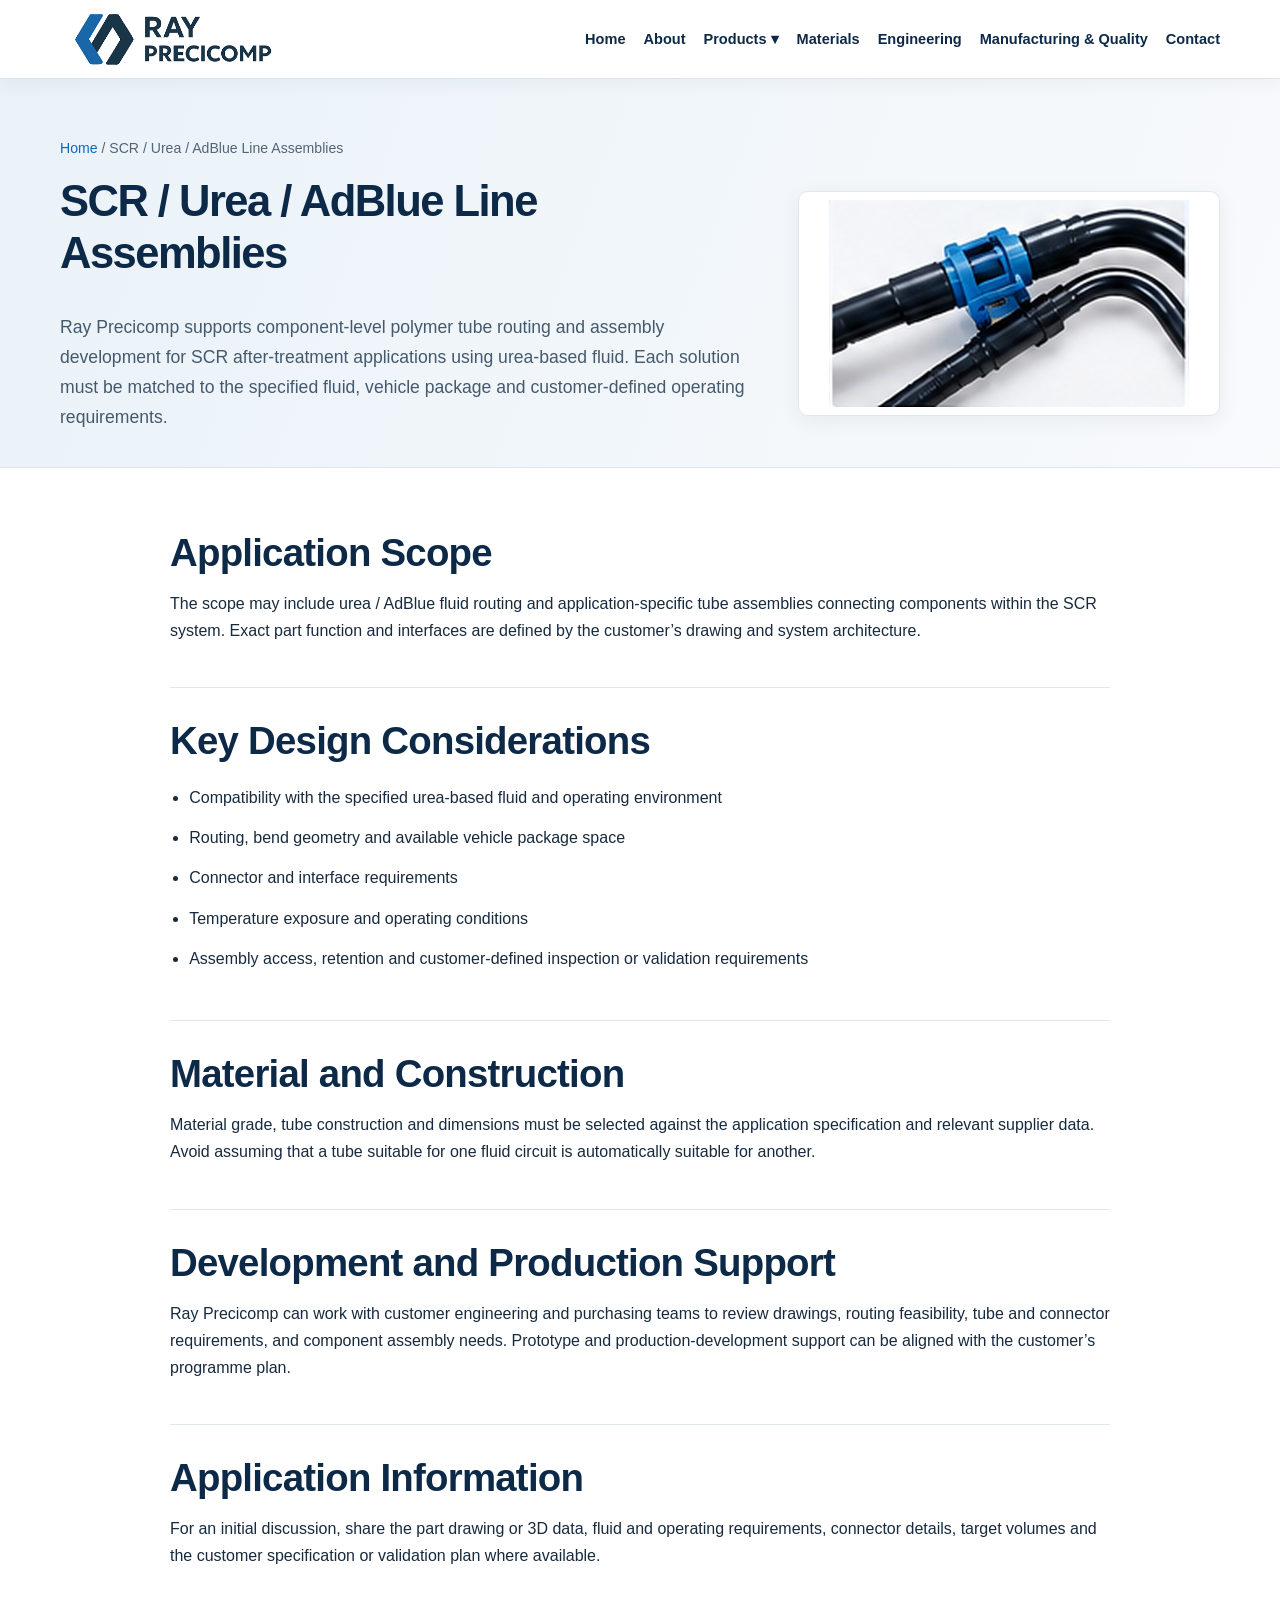
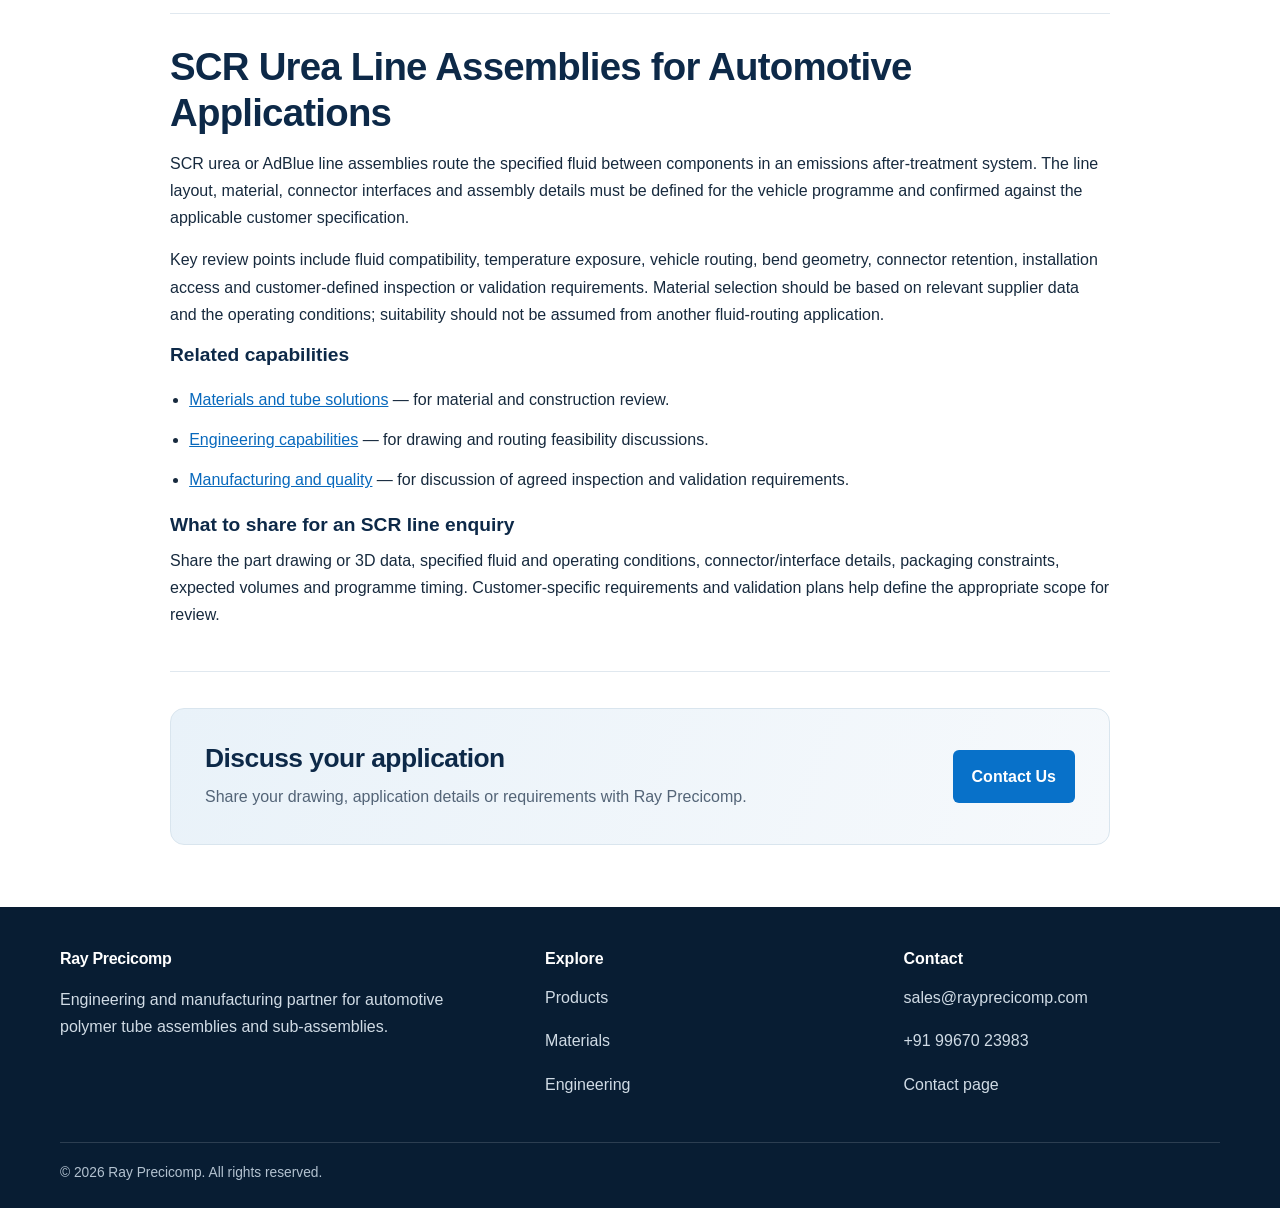
<file: scr-urea-lines.html>
<!doctype html><html lang="en"><head><meta charset="utf-8"><meta name="viewport" content="width=device-width, initial-scale=1"><title>Automotive SCR Urea & AdBlue Lines | Polymer Tube Assemblies | Ray Precicomp</title><meta name="description" content="Polymer tube assemblies for automotive SCR, urea and AdBlue fluid routing. Ray Precicomp supports component-level review of routing, materials, connectors and customer requirements."><meta name="robots" content="index,follow"><link rel="canonical" href="https://www.rayprecicomp.com/scr-urea-lines.html"><meta property="og:type" content="website"><meta property="og:site_name" content="Ray Precicomp"><meta property="og:title" content="Automotive SCR Urea & AdBlue Lines | Polymer Tube Assemblies | Ray Precicomp"><meta property="og:description" content="Polymer tube assemblies for automotive SCR, urea and AdBlue fluid routing. Ray Precicomp supports component-level review of routing, materials, connectors and customer requirements."><meta property="og:url" content="https://www.rayprecicomp.com/scr-urea-lines.html"><link rel="icon" type="image/x-icon" href="favicon.ico?v=2">
<link rel="icon" type="image/png" sizes="32x32" href="ray-precicomp-favicon-v2.png">
<link rel="apple-touch-icon" href="apple-touch-icon.png"><link rel="stylesheet" href="css/style.css"><script type="application/ld+json">{"@context": "https://schema.org", "@type": "WebPage", "name": "SCR / Urea / AdBlue Line Assemblies", "url": "https://www.rayprecicomp.com/scr-urea-lines.html", "description": "Ray Precicomp supports polymer tube routing and assemblies for SCR, urea and AdBlue applications, subject to application-specific fluid and operating requirements."}</script></head><body><a class="skip" href="#main">Skip to content</a>
<header class="site-header"><div class="container nav-wrap"><a class="brand" href="index.html" aria-label="Ray Precicomp home"><img src="logo.png" alt="Ray Precicomp" width="210"></a><button class="menu-button" type="button" aria-expanded="false" aria-controls="primary-nav">Menu ☰</button><nav class="nav-links" id="primary-nav" aria-label="Main navigation"><a href="index.html">Home</a><a href="about-ray-precicomp.html">About</a><div class="nav-dropdown"><button class="nav-dropdown-toggle" type="button" aria-expanded="false" aria-controls="product-menu">Products <span aria-hidden="true">▾</span></button><div class="dropdown-menu" id="product-menu"><a href="fuel-line-assemblies.html">Fuel Line Assemblies</a><a href="fuel-filler-tank-lines.html">Fuel Filler &amp; Tank Internal Lines</a><a href="scr-urea-lines.html" aria-current="page">SCR / Urea / AdBlue Lines</a><a href="air-brake-vacuum-lines.html">Air Brake &amp; Vacuum Lines</a><a href="thermal-management-lines.html">Thermal Management Lines</a><a href="sunroof-drain-hoses.html">Sunroof Drain Hoses</a></div></div><a href="materials-tube-solutions.html">Materials</a><a href="engineering-capabilities.html">Engineering</a><a href="quality-validation.html">Manufacturing &amp; Quality</a><a href="contact.html">Contact</a></nav></div></header><main id="main"><div class="page-hero"><div class="container"><div class="breadcrumbs"><a href="index.html">Home</a> / SCR / Urea / AdBlue Line Assemblies</div><h1>SCR / Urea / AdBlue Line Assemblies</h1><p class="lead">Ray Precicomp supports component-level polymer tube routing and assembly development for SCR after-treatment applications using urea-based fluid. Each solution must be matched to the specified fluid, vehicle package and customer-defined operating requirements.</p><img class="page-hero-image" src="images/scr-urea-lines.jpg" alt="scr urea lines automotive tube assembly" loading="lazy"></div></div><div class="section"><div class="container content-width"><section class="content-section"><h2>Application Scope</h2><p>The scope may include urea / AdBlue fluid routing and application-specific tube assemblies connecting components within the SCR system. Exact part function and interfaces are defined by the customer’s drawing and system architecture.</p></section><section class="content-section"><h2>Key Design Considerations</h2><ul class="check-list"><li>Compatibility with the specified urea-based fluid and operating environment</li><li>Routing, bend geometry and available vehicle package space</li><li>Connector and interface requirements</li><li>Temperature exposure and operating conditions</li><li>Assembly access, retention and customer-defined inspection or validation requirements</li></ul></section><section class="content-section"><h2>Material and Construction</h2><p>Material grade, tube construction and dimensions must be selected against the application specification and relevant supplier data. Avoid assuming that a tube suitable for one fluid circuit is automatically suitable for another.</p></section><section class="content-section"><h2>Development and Production Support</h2><p>Ray Precicomp can work with customer engineering and purchasing teams to review drawings, routing feasibility, tube and connector requirements, and component assembly needs. Prototype and production-development support can be aligned with the customer’s programme plan.</p></section><section class="content-section"><h2>Application Information</h2><p>For an initial discussion, share the part drawing or 3D data, fluid and operating requirements, connector details, target volumes and the customer specification or validation plan where available.</p></section><section class="content-section"><h2>SCR Urea Line Assemblies for Automotive Applications</h2><p>SCR urea or AdBlue line assemblies route the specified fluid between components in an emissions after-treatment system. The line layout, material, connector interfaces and assembly details must be defined for the vehicle programme and confirmed against the applicable customer specification.</p><p>Key review points include fluid compatibility, temperature exposure, vehicle routing, bend geometry, connector retention, installation access and customer-defined inspection or validation requirements. Material selection should be based on relevant supplier data and the operating conditions; suitability should not be assumed from another fluid-routing application.</p><h3>Related capabilities</h3><ul class="check-list"><li><a href="materials-tube-solutions.html">Materials and tube solutions</a> — for material and construction review.</li><li><a href="engineering-capabilities.html">Engineering capabilities</a> — for drawing and routing feasibility discussions.</li><li><a href="quality-validation.html">Manufacturing and quality</a> — for discussion of agreed inspection and validation requirements.</li></ul><h3>What to share for an SCR line enquiry</h3><p>Share the part drawing or 3D data, specified fluid and operating conditions, connector/interface details, packaging constraints, expected volumes and programme timing. Customer-specific requirements and validation plans help define the appropriate scope for review.</p></section><div class="cta-band"><div><h2>Discuss your application</h2><p>Share your drawing, application details or requirements with Ray Precicomp.</p></div><a class="btn btn-primary" href="contact.html">Contact Us</a></div></div></div></main><footer class="site-footer"><div class="container"><div class="footer-grid"><div><h2>Ray Precicomp</h2><p>Engineering and manufacturing partner for automotive polymer tube assemblies and sub-assemblies.</p></div><div><h3>Explore</h3><p><a href="fuel-line-assemblies.html">Products</a></p><p><a href="materials-tube-solutions.html">Materials</a></p><p><a href="engineering-capabilities.html">Engineering</a></p></div><div><h3>Contact</h3><p><a href="mailto:sales@rayprecicomp.com">sales@rayprecicomp.com</a></p><p><a href="tel:+919967023983">+91 99670 23983</a></p><p><a href="contact.html">Contact page</a></p></div></div><div class="footer-bottom">© <span data-year>2026</span> Ray Precicomp. All rights reserved.</div></div></footer><script src="js/main.js" defer></script></body></html>
</file>
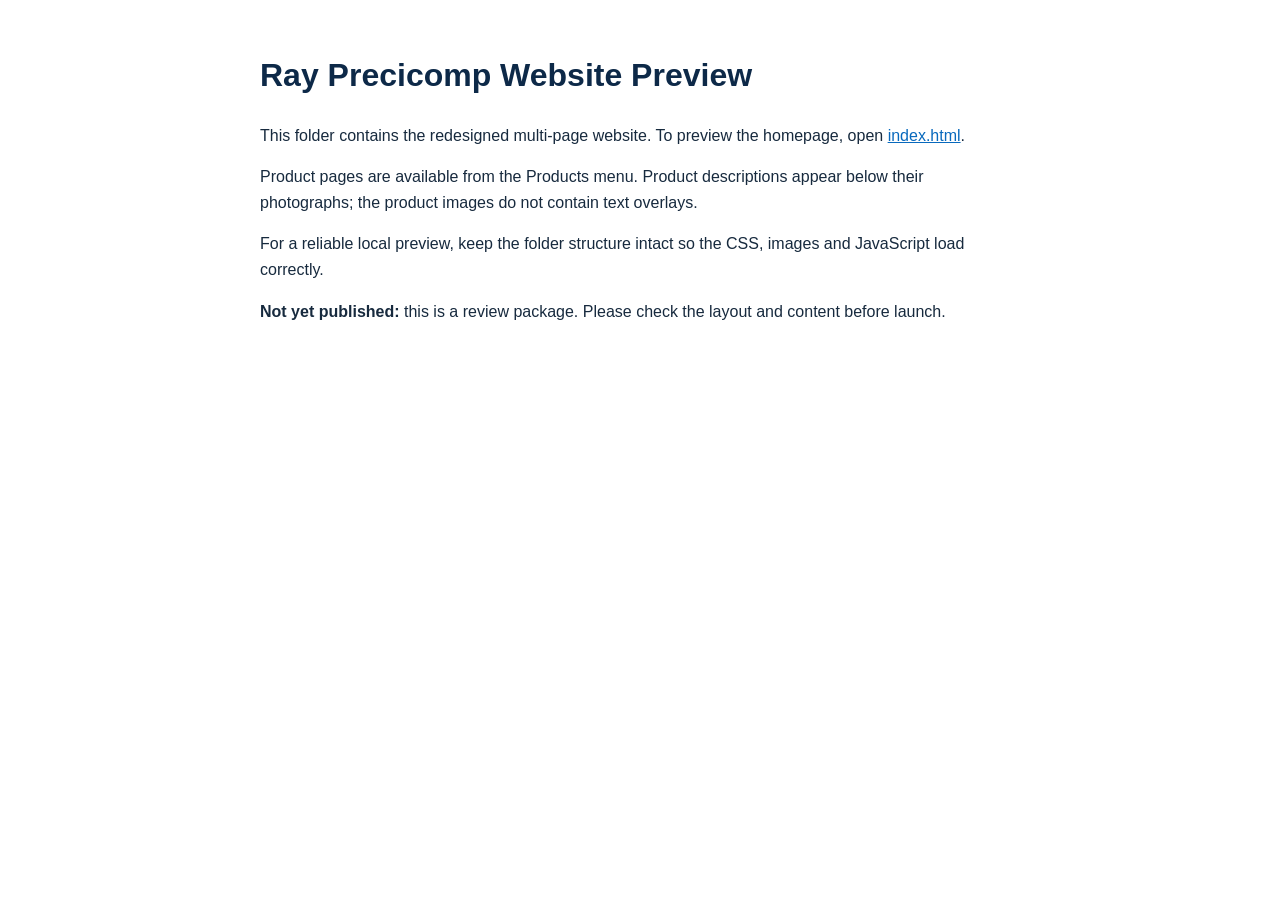
<file: START_HERE.html>
<!doctype html><html lang="en"><head><meta charset="utf-8"><meta name="viewport" content="width=device-width, initial-scale=1"><title>Ray Precicomp Website Preview</title><meta name="description" content="Start here to preview the Ray Precicomp multi-page website package."><style>body{font:16px/1.6 Arial,sans-serif;max-width:760px;margin:50px auto;padding:0 20px;color:#172a3e}a{color:#0869bd}h1{color:#0d2948}</style></head><body><h1>Ray Precicomp Website Preview</h1><p>This folder contains the redesigned multi-page website. To preview the homepage, open <a href="index.html">index.html</a>.</p><p>Product pages are available from the Products menu. Product descriptions appear below their photographs; the product images do not contain text overlays.</p><p>For a reliable local preview, keep the folder structure intact so the CSS, images and JavaScript load correctly.</p><p><strong>Not yet published:</strong> this is a review package. Please check the layout and content before launch.</p></body></html>
</file>
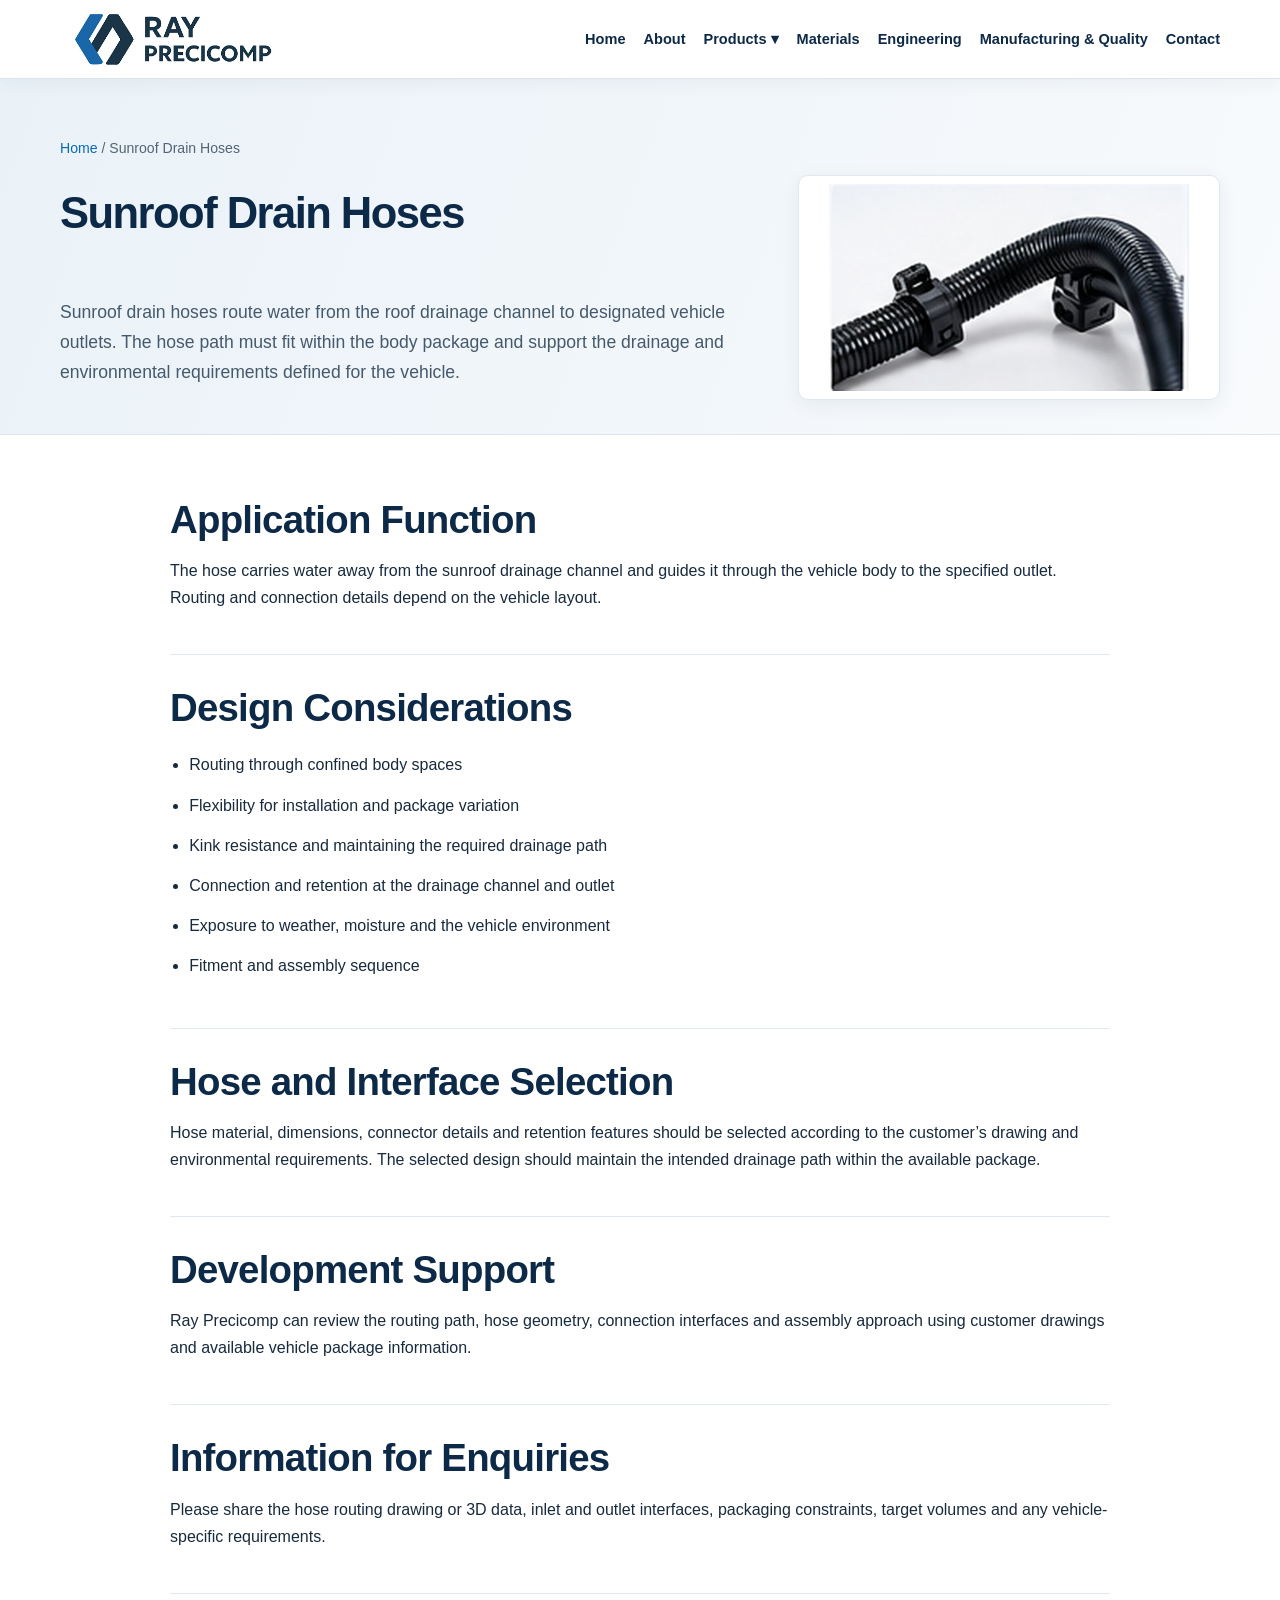
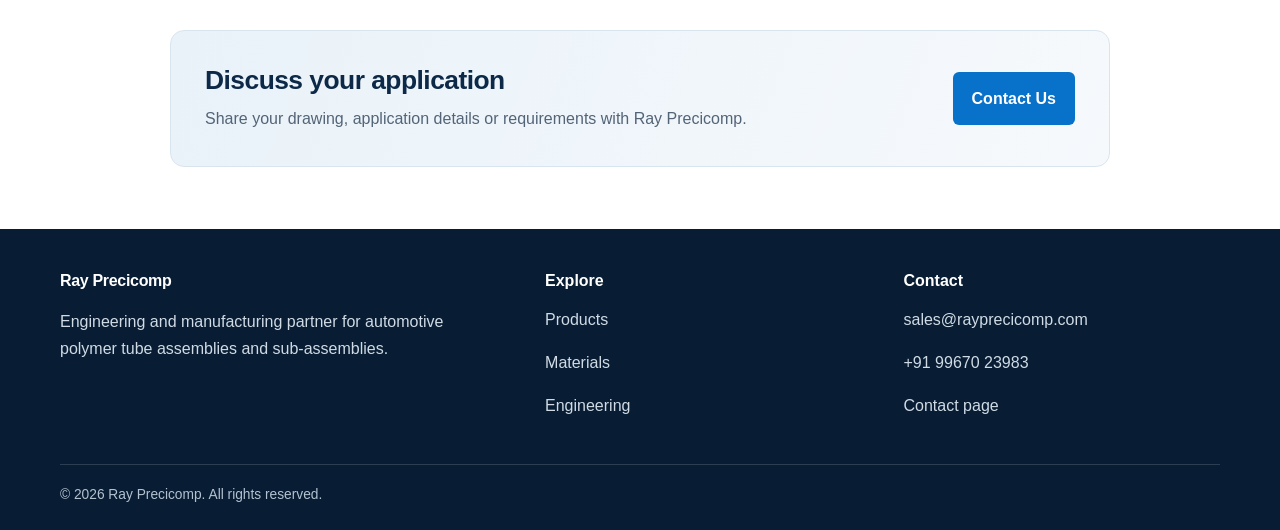
<file: sunroof-drain-hoses.html>
<!doctype html><html lang="en"><head><meta charset="utf-8"><meta name="viewport" content="width=device-width, initial-scale=1"><title>Automotive Sunroof Drain Hoses | Ray Precicomp</title><meta name="description" content="Automotive sunroof drain hose routing solutions focused on packaging, flexibility, fitment and application-specific drainage requirements."><meta name="robots" content="index,follow"><link rel="canonical" href="https://www.rayprecicomp.com/sunroof-drain-hoses.html"><meta property="og:type" content="website"><meta property="og:site_name" content="Ray Precicomp"><meta property="og:title" content="Automotive Sunroof Drain Hoses | Ray Precicomp"><meta property="og:description" content="Automotive sunroof drain hose routing solutions focused on packaging, flexibility, fitment and application-specific drainage requirements."><meta property="og:url" content="https://www.rayprecicomp.com/sunroof-drain-hoses.html"><link rel="icon" type="image/x-icon" href="favicon.ico?v=2">
<link rel="icon" type="image/png" sizes="32x32" href="ray-precicomp-favicon-v2.png">
<link rel="apple-touch-icon" href="apple-touch-icon.png"><link rel="stylesheet" href="css/style.css"><script type="application/ld+json">{"@context": "https://schema.org", "@type": "WebPage", "name": "Sunroof Drain Hoses", "url": "https://www.rayprecicomp.com/sunroof-drain-hoses.html", "description": "Flexible drain-hose routing solutions for automotive sunroof systems, with focus on packaging, routing and application-specific fitment requirements."}</script></head><body><a class="skip" href="#main">Skip to content</a>
<header class="site-header"><div class="container nav-wrap"><a class="brand" href="index.html" aria-label="Ray Precicomp home"><img src="logo.png" alt="Ray Precicomp" width="210"></a><button class="menu-button" type="button" aria-expanded="false" aria-controls="primary-nav">Menu ☰</button><nav class="nav-links" id="primary-nav" aria-label="Main navigation"><a href="index.html">Home</a><a href="about-ray-precicomp.html">About</a><div class="nav-dropdown"><button class="nav-dropdown-toggle" type="button" aria-expanded="false" aria-controls="product-menu">Products <span aria-hidden="true">▾</span></button><div class="dropdown-menu" id="product-menu"><a href="fuel-line-assemblies.html">Fuel Line Assemblies</a><a href="fuel-filler-tank-lines.html">Fuel Filler &amp; Tank Internal Lines</a><a href="scr-urea-lines.html">SCR / Urea / AdBlue Lines</a><a href="air-brake-vacuum-lines.html">Air Brake &amp; Vacuum Lines</a><a href="thermal-management-lines.html">Thermal Management Lines</a><a href="sunroof-drain-hoses.html" aria-current="page">Sunroof Drain Hoses</a></div></div><a href="materials-tube-solutions.html">Materials</a><a href="engineering-capabilities.html">Engineering</a><a href="quality-validation.html">Manufacturing &amp; Quality</a><a href="contact.html">Contact</a></nav></div></header><main id="main"><div class="page-hero"><div class="container"><div class="breadcrumbs"><a href="index.html">Home</a> / Sunroof Drain Hoses</div><h1>Sunroof Drain Hoses</h1><p class="lead">Sunroof drain hoses route water from the roof drainage channel to designated vehicle outlets. The hose path must fit within the body package and support the drainage and environmental requirements defined for the vehicle.</p><img class="page-hero-image" src="images/sunroof-drain-hoses.jpg" alt="sunroof drain hoses automotive tube assembly" loading="lazy"></div></div><div class="section"><div class="container content-width"><section class="content-section"><h2>Application Function</h2><p>The hose carries water away from the sunroof drainage channel and guides it through the vehicle body to the specified outlet. Routing and connection details depend on the vehicle layout.</p></section><section class="content-section"><h2>Design Considerations</h2><ul class="check-list"><li>Routing through confined body spaces</li><li>Flexibility for installation and package variation</li><li>Kink resistance and maintaining the required drainage path</li><li>Connection and retention at the drainage channel and outlet</li><li>Exposure to weather, moisture and the vehicle environment</li><li>Fitment and assembly sequence</li></ul></section><section class="content-section"><h2>Hose and Interface Selection</h2><p>Hose material, dimensions, connector details and retention features should be selected according to the customer’s drawing and environmental requirements. The selected design should maintain the intended drainage path within the available package.</p></section><section class="content-section"><h2>Development Support</h2><p>Ray Precicomp can review the routing path, hose geometry, connection interfaces and assembly approach using customer drawings and available vehicle package information.</p></section><section class="content-section"><h2>Information for Enquiries</h2><p>Please share the hose routing drawing or 3D data, inlet and outlet interfaces, packaging constraints, target volumes and any vehicle-specific requirements.</p></section><div class="cta-band"><div><h2>Discuss your application</h2><p>Share your drawing, application details or requirements with Ray Precicomp.</p></div><a class="btn btn-primary" href="contact.html">Contact Us</a></div></div></div></main><footer class="site-footer"><div class="container"><div class="footer-grid"><div><h2>Ray Precicomp</h2><p>Engineering and manufacturing partner for automotive polymer tube assemblies and sub-assemblies.</p></div><div><h3>Explore</h3><p><a href="fuel-line-assemblies.html">Products</a></p><p><a href="materials-tube-solutions.html">Materials</a></p><p><a href="engineering-capabilities.html">Engineering</a></p></div><div><h3>Contact</h3><p><a href="mailto:sales@rayprecicomp.com">sales@rayprecicomp.com</a></p><p><a href="tel:+919967023983">+91 99670 23983</a></p><p><a href="contact.html">Contact page</a></p></div></div><div class="footer-bottom">© <span data-year>2026</span> Ray Precicomp. All rights reserved.</div></div></footer><script src="js/main.js" defer></script></body></html>
</file>
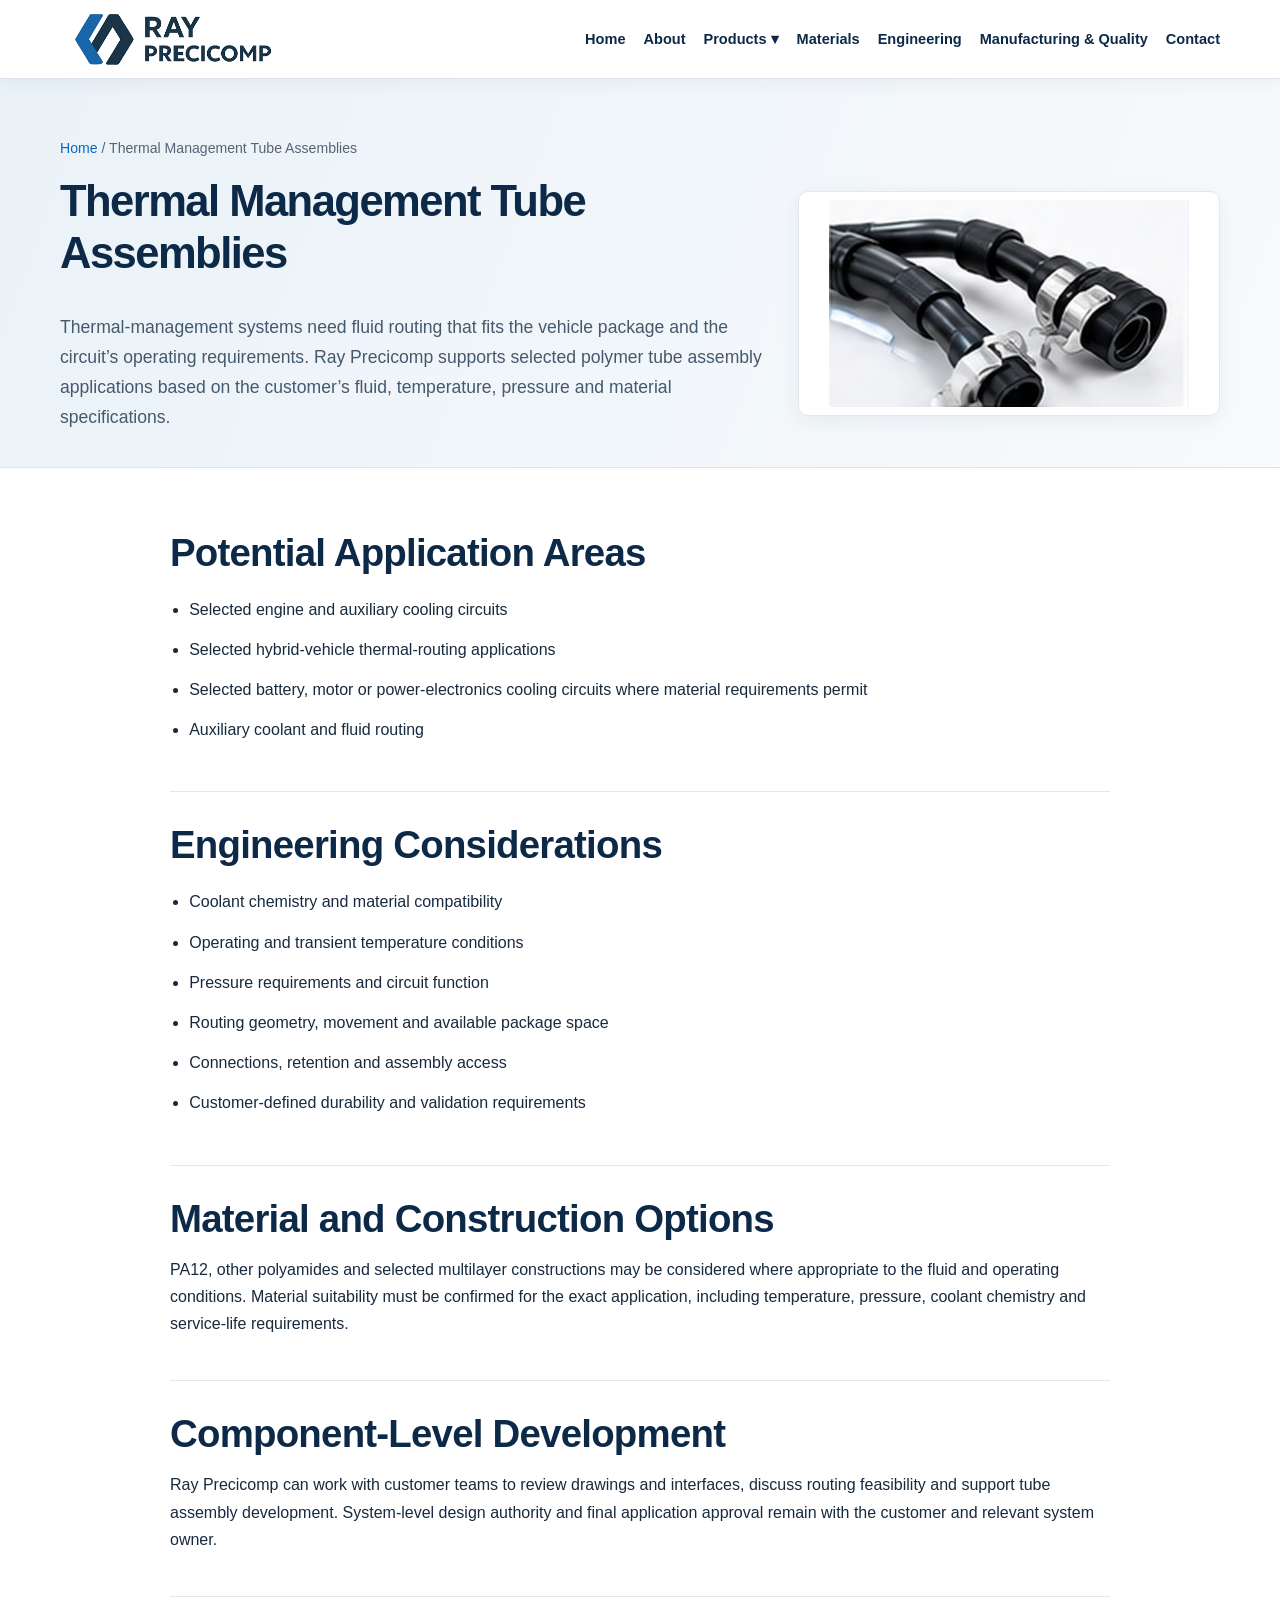
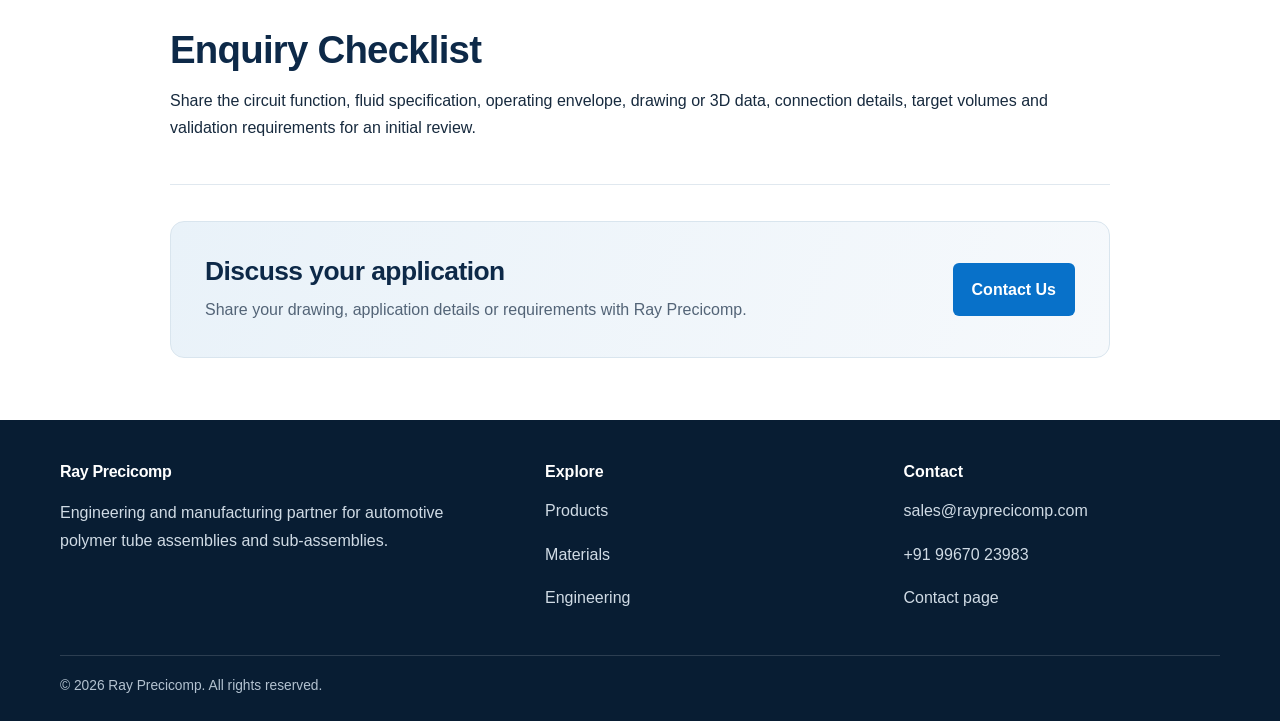
<file: thermal-management-lines.html>
<!doctype html><html lang="en"><head><meta charset="utf-8"><meta name="viewport" content="width=device-width, initial-scale=1"><title>Automotive Thermal Management Tube Assemblies | Ray Precicomp</title><meta name="description" content="Component-level polymer tube assembly support for selected automotive coolant and thermal-management routing applications."><meta name="robots" content="index,follow"><link rel="canonical" href="https://www.rayprecicomp.com/thermal-management-lines.html"><meta property="og:type" content="website"><meta property="og:site_name" content="Ray Precicomp"><meta property="og:title" content="Automotive Thermal Management Tube Assemblies | Ray Precicomp"><meta property="og:description" content="Component-level polymer tube assembly support for selected automotive coolant and thermal-management routing applications."><meta property="og:url" content="https://www.rayprecicomp.com/thermal-management-lines.html"><link rel="icon" type="image/x-icon" href="favicon.ico?v=2">
<link rel="icon" type="image/png" sizes="32x32" href="ray-precicomp-favicon-v2.png">
<link rel="apple-touch-icon" href="apple-touch-icon.png"><link rel="stylesheet" href="css/style.css"><script type="application/ld+json">{"@context": "https://schema.org", "@type": "WebPage", "name": "Thermal Management Tube Assemblies", "url": "https://www.rayprecicomp.com/thermal-management-lines.html", "description": "Component-level polymer tube assembly support for selected automotive coolant and thermal-management routing applications across conventional, hybrid and electric platforms."}</script></head><body><a class="skip" href="#main">Skip to content</a>
<header class="site-header"><div class="container nav-wrap"><a class="brand" href="index.html" aria-label="Ray Precicomp home"><img src="logo.png" alt="Ray Precicomp" width="210"></a><button class="menu-button" type="button" aria-expanded="false" aria-controls="primary-nav">Menu ☰</button><nav class="nav-links" id="primary-nav" aria-label="Main navigation"><a href="index.html">Home</a><a href="about-ray-precicomp.html">About</a><div class="nav-dropdown"><button class="nav-dropdown-toggle" type="button" aria-expanded="false" aria-controls="product-menu">Products <span aria-hidden="true">▾</span></button><div class="dropdown-menu" id="product-menu"><a href="fuel-line-assemblies.html">Fuel Line Assemblies</a><a href="fuel-filler-tank-lines.html">Fuel Filler &amp; Tank Internal Lines</a><a href="scr-urea-lines.html">SCR / Urea / AdBlue Lines</a><a href="air-brake-vacuum-lines.html">Air Brake &amp; Vacuum Lines</a><a href="thermal-management-lines.html" aria-current="page">Thermal Management Lines</a><a href="sunroof-drain-hoses.html">Sunroof Drain Hoses</a></div></div><a href="materials-tube-solutions.html">Materials</a><a href="engineering-capabilities.html">Engineering</a><a href="quality-validation.html">Manufacturing &amp; Quality</a><a href="contact.html">Contact</a></nav></div></header><main id="main"><div class="page-hero"><div class="container"><div class="breadcrumbs"><a href="index.html">Home</a> / Thermal Management Tube Assemblies</div><h1>Thermal Management Tube Assemblies</h1><p class="lead">Thermal-management systems need fluid routing that fits the vehicle package and the circuit’s operating requirements. Ray Precicomp supports selected polymer tube assembly applications based on the customer’s fluid, temperature, pressure and material specifications.</p><img class="page-hero-image" src="images/thermal-management-lines.jpg" alt="thermal management lines automotive tube assembly" loading="lazy"></div></div><div class="section"><div class="container content-width"><section class="content-section"><h2>Potential Application Areas</h2><ul class="check-list"><li>Selected engine and auxiliary cooling circuits</li><li>Selected hybrid-vehicle thermal-routing applications</li><li>Selected battery, motor or power-electronics cooling circuits where material requirements permit</li><li>Auxiliary coolant and fluid routing</li></ul></section><section class="content-section"><h2>Engineering Considerations</h2><ul class="check-list"><li>Coolant chemistry and material compatibility</li><li>Operating and transient temperature conditions</li><li>Pressure requirements and circuit function</li><li>Routing geometry, movement and available package space</li><li>Connections, retention and assembly access</li><li>Customer-defined durability and validation requirements</li></ul></section><section class="content-section"><h2>Material and Construction Options</h2><p>PA12, other polyamides and selected multilayer constructions may be considered where appropriate to the fluid and operating conditions. Material suitability must be confirmed for the exact application, including temperature, pressure, coolant chemistry and service-life requirements.</p></section><section class="content-section"><h2>Component-Level Development</h2><p>Ray Precicomp can work with customer teams to review drawings and interfaces, discuss routing feasibility and support tube assembly development. System-level design authority and final application approval remain with the customer and relevant system owner.</p></section><section class="content-section"><h2>Enquiry Checklist</h2><p>Share the circuit function, fluid specification, operating envelope, drawing or 3D data, connection details, target volumes and validation requirements for an initial review.</p></section><div class="cta-band"><div><h2>Discuss your application</h2><p>Share your drawing, application details or requirements with Ray Precicomp.</p></div><a class="btn btn-primary" href="contact.html">Contact Us</a></div></div></div></main><footer class="site-footer"><div class="container"><div class="footer-grid"><div><h2>Ray Precicomp</h2><p>Engineering and manufacturing partner for automotive polymer tube assemblies and sub-assemblies.</p></div><div><h3>Explore</h3><p><a href="fuel-line-assemblies.html">Products</a></p><p><a href="materials-tube-solutions.html">Materials</a></p><p><a href="engineering-capabilities.html">Engineering</a></p></div><div><h3>Contact</h3><p><a href="mailto:sales@rayprecicomp.com">sales@rayprecicomp.com</a></p><p><a href="tel:+919967023983">+91 99670 23983</a></p><p><a href="contact.html">Contact page</a></p></div></div><div class="footer-bottom">© <span data-year>2026</span> Ray Precicomp. All rights reserved.</div></div></footer><script src="js/main.js" defer></script></body></html>
</file>
<file: css/style.css>
:root{--navy:#102b46;--blue:#1e5a8a;--sky:#eaf2f8;--green:#91bd3f;--ink:#243447;--muted:#5b6b7b;--line:#dbe4ec;--paper:#fff;--soft:#f5f8fb;--max:1160px}
*{box-sizing:border-box}html{scroll-behavior:smooth}body{margin:0;font-family:Arial,Helvetica,sans-serif;color:var(--ink);line-height:1.7;background:#fff}img{max-width:100%;height:auto;display:block}a{color:var(--blue)}a:hover{color:#0d3c65} .container{width:min(var(--max),calc(100% - 40px));margin-inline:auto}
.skip{position:absolute;left:-9999px;top:auto}.skip:focus{left:1rem;top:1rem;background:#fff;padding:1rem;z-index:2000}
.site-header{position:sticky;top:0;z-index:1000;background:#fff;border-bottom:1px solid var(--line);box-shadow:0 4px 18px #102b460d}
.nav-wrap{min-height:88px;display:flex;align-items:center;justify-content:space-between;gap:24px}.brand img{width:210px;max-height:70px;object-fit:contain}
.nav-links{display:flex;align-items:center;gap:20px;flex-wrap:wrap}.nav-links a{text-decoration:none;color:var(--navy);font-size:.92rem;font-weight:700}.nav-links a:hover,.nav-links a[aria-current=page]{color:var(--blue)}
.menu-button{display:none;border:1px solid var(--line);background:#fff;border-radius:8px;padding:10px 12px;font-weight:700;color:var(--navy)}
.hero{background:linear-gradient(120deg,#102b46 0%,#174d78 72%,#1e5a8a 100%);color:#fff;padding:92px 0 86px;position:relative;overflow:hidden}.hero:after{content:"";position:absolute;width:440px;height:440px;border:1px solid #ffffff22;border-radius:50%;right:-90px;top:-130px;box-shadow:0 0 0 48px #ffffff08,0 0 0 96px #ffffff06}
.hero-inner{position:relative;z-index:1;max-width:880px}.eyebrow{text-transform:uppercase;letter-spacing:.13em;font-size:.78rem;font-weight:700;color:#c7e6a0;margin:0 0 14px}
h1,h2,h3{line-height:1.2;color:var(--navy);margin-top:0}h1{font-size:clamp(2.2rem,5vw,3.8rem);letter-spacing:-.035em;margin-bottom:22px}h2{font-size:clamp(1.7rem,3vw,2.4rem);letter-spacing:-.02em;margin-bottom:18px}h3{font-size:1.2rem;margin-bottom:10px}.hero h1{color:#fff}.hero .lead{font-size:1.18rem;max-width:780px;color:#e4edf5;margin:0 0 28px}
.btn{display:inline-flex;align-items:center;justify-content:center;padding:12px 18px;border-radius:6px;font-weight:700;text-decoration:none;border:1px solid transparent;gap:8px}.btn-primary{background:var(--green);color:#102b46}.btn-primary:hover{background:#a6ce5d;color:#102b46}.btn-outline{border-color:#ffffff9c;color:#fff}.btn-outline:hover{background:#ffffff15;color:#fff}
.section{padding:72px 0}.section-soft{background:var(--soft)}.section-dark{background:var(--navy);color:#eaf1f7}.section-dark h2,.section-dark h3{color:#fff}.section-intro{max-width:800px;color:var(--muted);font-size:1.06rem}.section-dark .section-intro{color:#d1dfeb}
.kicker{color:var(--blue);text-transform:uppercase;letter-spacing:.1em;font-size:.78rem;font-weight:700;margin-bottom:10px}
.grid{display:grid;grid-template-columns:repeat(3,minmax(0,1fr));gap:22px;margin-top:30px}.grid-2{grid-template-columns:repeat(2,minmax(0,1fr))}
.card{border:1px solid var(--line);border-radius:12px;padding:25px;background:#fff;box-shadow:0 8px 24px #102b4607}.card p{color:var(--muted);margin-bottom:0}.card a{font-weight:700;text-decoration:none}.card-link{display:inline-block;margin-top:14px}
.pill{display:inline-block;background:#e8f2db;color:#315318;border-radius:999px;padding:5px 10px;font-size:.82rem;font-weight:700;margin:0 5px 8px 0}
.split{display:grid;grid-template-columns:1.1fr .9fr;gap:48px;align-items:center}.visual-panel{min-height:290px;border-radius:14px;background:linear-gradient(140deg,#e9f1f8,#f5f8fb);border:1px solid var(--line);display:flex;align-items:center;justify-content:center;padding:32px;text-align:center;color:var(--blue);font-weight:700;font-size:1.2rem}.visual-panel small{display:block;font-size:.9rem;color:var(--muted);font-weight:400;margin-top:10px}
ul.check-list{padding-left:1.2rem}ul.check-list li{padding:4px 0}.notice{background:#eef5fa;border-left:4px solid var(--blue);padding:18px 20px;border-radius:0 8px 8px 0}
.breadcrumbs{font-size:.88rem;color:var(--muted);padding-top:22px}.breadcrumbs a{text-decoration:none}.page-hero{padding:58px 0 48px;background:var(--sky);border-bottom:1px solid var(--line)}.page-hero h1{font-size:clamp(2rem,4vw,3rem);margin-bottom:16px}.page-hero .lead{max-width:820px;color:#45596d;font-size:1.1rem}
.table-wrap{overflow-x:auto;margin-top:24px}table{border-collapse:collapse;width:100%;min-width:620px;background:#fff}th,td{padding:13px 15px;text-align:left;border:1px solid var(--line)}th{background:var(--navy);color:#fff}tbody tr:nth-child(even){background:var(--soft)}
.cta-band{padding:34px;border-radius:14px;background:#eaf2f8;display:flex;align-items:center;justify-content:space-between;gap:22px}.cta-band h2{font-size:1.65rem;margin-bottom:8px}.cta-band p{margin:0;color:var(--muted)}
.form-grid{display:grid;grid-template-columns:1fr 1fr;gap:16px}.form-grid .full{grid-column:1/-1}label{display:block;font-weight:700;margin-bottom:6px}input,textarea,select{width:100%;padding:13px;border:1px solid #bdcbd8;border-radius:6px;font:inherit}textarea{min-height:150px}button[type=submit]{cursor:pointer}
.site-footer{background:#0a1c2d;color:#d0dbe5;padding:42px 0 24px}.footer-grid{display:grid;grid-template-columns:1.4fr 1fr 1fr;gap:32px}.site-footer h2,.site-footer h3{color:#fff;font-size:1rem}.site-footer a{color:#d0dbe5;text-decoration:none}.footer-bottom{border-top:1px solid #ffffff25;margin-top:28px;padding-top:18px;font-size:.86rem;color:#b3c2d0}
.small{font-size:.9rem;color:var(--muted)}.section-dark .small{color:#d1dfeb}
@media(max-width:900px){.nav-wrap{min-height:76px}.menu-button{display:block}.nav-links{display:none;position:absolute;top:76px;left:0;right:0;background:#fff;padding:18px 24px 24px;border-bottom:1px solid var(--line);box-shadow:0 12px 18px #102b4612;flex-direction:column;align-items:flex-start;gap:12px}.nav-links.open{display:flex}.grid{grid-template-columns:repeat(2,minmax(0,1fr))}.split{grid-template-columns:1fr;gap:28px}.hero{padding:72px 0}.section{padding:56px 0}.footer-grid{grid-template-columns:1fr 1fr}}
@media(max-width:580px){.container{width:min(var(--max),calc(100% - 30px))}.brand img{width:165px}.grid,.grid-2,.form-grid,.footer-grid{grid-template-columns:1fr}.form-grid .full{grid-column:auto}.cta-band{align-items:flex-start;flex-direction:column}.hero{padding:58px 0}.section{padding:46px 0}.page-hero{padding:42px 0 34px}}

/* Accessible product dropdown */
.nav-dropdown{position:relative;display:flex;align-items:center}
.nav-dropdown-toggle{border:0;background:transparent;padding:8px 0;color:var(--navy);font:inherit;font-size:.92rem;font-weight:700;cursor:pointer}
.nav-dropdown-toggle:hover,.nav-dropdown-toggle:focus-visible{color:var(--blue)}
.dropdown-menu{display:none;position:absolute;z-index:100;top:100%;left:-14px;min-width:255px;padding:8px;background:#fff;border:1px solid var(--line);border-radius:10px;box-shadow:0 12px 28px #102b4620}
.dropdown-menu a{display:block;padding:10px 12px;border-radius:6px;white-space:normal}
.dropdown-menu a:hover,.dropdown-menu a:focus-visible{background:var(--soft,#f3f6f8)}
.nav-dropdown:hover .dropdown-menu,.nav-dropdown:focus-within .dropdown-menu,.nav-dropdown.is-open .dropdown-menu{display:block}
.nav-dropdown-toggle:focus-visible,.dropdown-menu a:focus-visible{outline:2px solid var(--blue);outline-offset:2px}
@media(max-width:900px){
 .nav-dropdown{display:block;width:100%}
 .nav-dropdown-toggle{padding:0;text-align:left}
 .dropdown-menu{position:static;min-width:0;width:100%;margin-top:8px;padding:4px 0 4px 12px;border:0;border-left:2px solid var(--line);border-radius:0;box-shadow:none}
 .dropdown-menu a{white-space:normal}
 .nav-dropdown:not(.is-open) .dropdown-menu{display:none}
 .nav-dropdown:hover .dropdown-menu{display:none}
 .nav-dropdown.is-open .dropdown-menu,.nav-dropdown:focus-within.is-open .dropdown-menu{display:block}
}

.content-width{max-width:940px}.content-section{padding:0 0 28px;margin-bottom:30px;border-bottom:1px solid var(--line)}.content-section h2{margin-bottom:14px}.content-section p{margin:0 0 15px}.content-section li{margin-bottom:5px}.notice{margin-bottom:26px}.btn-secondary{background:var(--navy);color:white}.btn-secondary:hover{color:white;background:var(--blue)}.cta-band{margin-top:36px}.nav-dropdown-toggle{color:var(--navy)}

/* VISUAL DESIGN LAYER — Ray Precicomp */
:root{--navy:#0d2948;--blue:#0869bd;--green:#8fbd3f;--soft:#f4f7fa;--line:#dce5ed;--ink:#172a3e;--muted:#536477}
body{font-family:Arial,Helvetica,sans-serif;color:var(--ink)}
.nav-wrap{min-height:78px}.brand img{width:225px;max-height:68px}.nav-links{gap:18px}.nav-links a,.nav-dropdown-toggle{font-size:.91rem}
.hero{padding:88px 0 90px;background:linear-gradient(90deg,rgba(7,29,51,.96) 0%,rgba(7,29,51,.84) 42%,rgba(7,29,51,.15) 100%),url('../images/automotive-tube-assemblies-hero.jpg') center right/cover no-repeat;min-height:400px;display:flex;align-items:center}
.hero:after{display:none}.hero-inner{max-width:730px}.hero h1{max-width:740px;font-size:clamp(2.35rem,4.4vw,3.55rem);line-height:1.08}.hero .lead{max-width:650px;font-size:1.12rem}.eyebrow{color:#c6e6a1;letter-spacing:.09em}
.btn-primary{background:#0871c9;color:white}.btn-primary:hover{background:#075ba2;color:white}.btn-outline{border-color:#ffffffb8}
.section{padding:62px 0}.section-soft{background:linear-gradient(180deg,#f7f9fb,#eef4f9)}
.product-card{padding:0 0 20px;overflow:hidden;display:flex;flex-direction:column;min-height:100%;transition:transform .18s ease,box-shadow .18s ease}.product-card:hover{transform:translateY(-3px);box-shadow:0 14px 30px #102b4617}.product-image{width:100%;height:175px;object-fit:cover;background:#fff;border-bottom:1px solid var(--line)}.product-card h3,.product-card p,.product-card .card-link{margin-left:20px;margin-right:20px}.product-card h3{margin-top:18px;font-size:1.1rem}.product-card p{flex:1;font-size:.96rem}.product-card .card-link{margin-top:15px}
.page-hero{position:relative;overflow:hidden;background:linear-gradient(110deg,#eaf2f8,#f8fafc);padding:48px 0 42px;min-height:260px}.page-hero .container{position:relative;z-index:1}.page-hero .breadcrumbs,.page-hero h1,.page-hero .lead{max-width:62%;position:relative;z-index:2}.page-hero h1{font-size:clamp(2rem,3.4vw,2.8rem)}.page-hero-image{position:absolute;right:max(20px,calc((100vw - var(--max))/2));top:35px;width:min(34%,390px);height:200px;object-fit:cover;border-radius:12px;box-shadow:0 10px 30px #102b4616;border:1px solid #fff}.page-hero-image-wide{object-position:center;height:205px}
.visual-values{background:#eaf2fa;border-top:1px solid #d7e4ef;border-bottom:1px solid #d7e4ef;padding:26px 0}.values-grid{display:grid;grid-template-columns:repeat(3,minmax(0,1fr));gap:24px}.values-grid>div{position:relative;padding-left:52px}.value-mark{position:absolute;left:0;top:0;color:#0869bd;font-size:1.15rem;font-weight:800}.values-grid h3{font-size:1.02rem;margin-bottom:5px}.values-grid p{margin:0;color:var(--muted);font-size:.92rem}
.content-section{border-bottom:1px solid #e0e8ef}.cta-band{background:linear-gradient(110deg,#e9f2f9,#f6f9fc);border:1px solid #d9e5ee}.site-footer{background:#081d33}.footer-grid{gap:42px}
@media(max-width:900px){.hero{min-height:360px;padding:66px 0;background-position:58% center}.page-hero .breadcrumbs,.page-hero h1,.page-hero .lead{max-width:100%}.page-hero{padding-bottom:250px}.page-hero-image{left:20px;right:auto;top:auto;bottom:22px;width:min(440px,calc(100% - 40px));height:200px}.values-grid{grid-template-columns:1fr;gap:18px}.product-image{height:165px}}
@media(max-width:580px){.nav-wrap{min-height:72px}.brand img{width:168px}.hero{min-height:0;padding:56px 0;background-position:60% center}.hero h1{font-size:2.25rem}.hero .lead{font-size:1rem}.product-image{height:190px}.page-hero{padding-top:28px;padding-bottom:232px}.page-hero-image{height:185px;bottom:20px}.section{padding:44px 0}}

/* Homepage visual layout — separate product photography from card text */
.nav-enquire{background:var(--blue);color:#fff!important;padding:9px 16px;border-radius:7px;font-weight:700;white-space:nowrap}
.nav-enquire:hover{background:#064f8f;color:#fff!important}
.home-hero{position:relative;color:#fff;background:linear-gradient(90deg,rgba(5,24,43,.96) 0%,rgba(5,24,43,.82) 43%,rgba(5,24,43,.2) 100%),url('../images/automotive-tube-assemblies-hero.jpg') center 54%/cover no-repeat;min-height:395px;display:flex;align-items:center}
.home-hero-inner{display:grid;grid-template-columns:minmax(0,1.45fr) minmax(245px,.55fr);gap:40px;align-items:center;padding-top:44px;padding-bottom:44px}
.hero-copy{max-width:700px}.hero-copy .eyebrow{font-size:.76rem;font-weight:700;letter-spacing:.08em;color:#d2e8b4;margin-bottom:14px}.hero-copy h1{font-size:clamp(2.25rem,4.2vw,3.55rem);line-height:1.08;max-width:700px;margin:0 0 18px;color:#fff}.hero-copy .lead{max-width:590px;font-size:1.1rem;color:#f1f5f8;margin-bottom:25px}.hero-benefits{display:grid;gap:20px;padding:22px 20px;background:rgba(5,31,55,.64);border-left:1px solid #ffffff55;border-radius:12px;backdrop-filter:blur(3px)}.hero-benefit{display:flex;align-items:center;gap:14px}.benefit-icon{width:42px;height:42px;flex:0 0 42px;border:1px solid #ffffffb8;border-radius:50%;display:grid;place-items:center;font-size:1.3rem;color:#fff}.hero-benefit strong,.hero-benefit small{display:block}.hero-benefit strong{font-size:.96rem;color:#fff}.hero-benefit small{font-size:.78rem;line-height:1.35;color:#dce6ef;margin-top:2px}
.home-products{padding-top:44px;padding-bottom:50px}.section-heading{margin-bottom:24px}.section-heading .kicker,.home-about-copy .kicker{margin-bottom:5px}.section-heading h2{font-size:clamp(1.8rem,3vw,2.35rem);margin:0 0 3px}.section-heading>p:last-child{margin:0;color:var(--muted)}.home-product-grid{display:grid;grid-template-columns:repeat(3,minmax(0,1fr));gap:22px}.home-product-card{min-width:0;overflow:hidden;background:#fff;border:1px solid #e0e7ee;border-radius:9px;box-shadow:0 5px 18px #102b460c;display:flex;flex-direction:column;transition:transform .18s ease,box-shadow .18s ease}.home-product-card:hover{transform:translateY(-3px);box-shadow:0 12px 24px #102b4617}.home-product-image{display:block;overflow:hidden;background:#f4f6f8;height:190px;border-bottom:1px solid #e7edf2}.home-product-image img{width:100%;height:100%;object-fit:contain;padding:8px;background:#f8f9fa;transition:transform .2s ease}.home-product-card:hover .home-product-image img{transform:scale(1.025)}.home-product-copy{padding:17px 19px 18px;display:flex;flex-direction:column;flex:1}.home-product-copy h3{font-size:1.08rem;line-height:1.3;margin:0 0 8px}.home-product-copy h3 a{color:var(--navy);text-decoration:none}.home-product-copy h3 a:hover{color:var(--blue)}.home-product-copy p{font-size:.93rem;line-height:1.55;color:var(--muted);margin:0 0 14px;flex:1}.home-product-copy .card-link{margin:0;font-weight:700;text-decoration:none;font-size:.9rem}
.home-about{background:linear-gradient(110deg,#f0f5fa,#e8f0f7);border-top:1px solid #dbe6ef;border-bottom:1px solid #dbe6ef;padding:48px 0}.home-about-grid{display:grid;grid-template-columns:1.1fr 1fr .68fr;align-items:stretch;gap:28px}.home-about-copy{align-self:center}.home-about-copy h2{font-size:clamp(1.8rem,3vw,2.45rem);line-height:1.12;margin:0 0 16px}.home-about-copy p:not(.kicker){color:#435569;line-height:1.7}.home-about-image{min-height:280px;border-radius:12px;overflow:hidden;background:#dce5ed}.home-about-image img{width:100%;height:100%;min-height:280px;object-fit:cover}.home-about-benefits{background:#0d355b;color:#fff;border-radius:10px;padding:22px 18px;display:flex;flex-direction:column;justify-content:center;gap:20px}.home-about-benefits>div{display:flex;align-items:center;gap:12px}.home-about-benefits>div>span{flex:0 0 38px;width:38px;height:38px;border:1px solid #ffffff99;border-radius:50%;display:grid;place-items:center;font-size:.8rem}.home-about-benefits p{margin:0}.home-about-benefits strong,.home-about-benefits small{display:block}.home-about-benefits strong{font-size:.9rem}.home-about-benefits small{font-size:.75rem;color:#d6e4f0;line-height:1.4;margin-top:4px}.home-capabilities{padding:28px 0;background:#fff}.capability-grid{display:grid;grid-template-columns:repeat(4,minmax(0,1fr));gap:22px}.capability-grid>div{padding:8px 12px;border-right:1px solid var(--line)}.capability-grid>div:last-child{border-right:0}.capability-icon{display:inline-grid;place-items:center;width:34px;height:34px;border-radius:50%;background:#e7f1f9;color:var(--blue);font-size:1.25rem;font-weight:700}.capability-grid h3{font-size:.95rem;margin:8px 0 3px}.capability-grid p{font-size:.82rem;color:var(--muted);margin:0;line-height:1.45}
@media(min-width:1200px){.home-product-grid{grid-template-columns:repeat(6,minmax(0,1fr));gap:14px}.home-product-image{height:150px}.home-product-copy{padding:14px 13px 15px}.home-product-copy h3{font-size:.97rem}.home-product-copy p{font-size:.83rem}}
@media(max-width:900px){.home-hero-inner{grid-template-columns:1fr;gap:22px}.hero-benefits{grid-template-columns:repeat(3,minmax(0,1fr));gap:12px;padding:15px}.hero-benefit{align-items:flex-start;gap:9px}.benefit-icon{width:34px;height:34px;flex-basis:34px}.hero-benefit small{font-size:.72rem}.home-product-grid{grid-template-columns:repeat(2,minmax(0,1fr))}.home-about-grid{grid-template-columns:1fr 1fr}.home-about-benefits{grid-column:1/-1;display:grid;grid-template-columns:repeat(3,minmax(0,1fr))}.capability-grid{grid-template-columns:repeat(2,minmax(0,1fr))}.nav-enquire{display:inline-block}}
@media(max-width:580px){.home-hero{min-height:0;background-position:60% center}.home-hero-inner{padding-top:44px;padding-bottom:30px}.hero-copy h1{font-size:2.25rem}.hero-copy .lead{font-size:1rem}.hero-benefits{grid-template-columns:1fr;gap:13px}.home-products{padding-top:36px}.home-product-grid{grid-template-columns:1fr}.home-product-image{height:205px}.home-about-grid{grid-template-columns:1fr}.home-about-image{min-height:210px}.home-about-image img{min-height:210px}.home-about-benefits{grid-column:auto;grid-template-columns:1fr}.capability-grid{grid-template-columns:1fr}.capability-grid>div{border-right:0;border-bottom:1px solid var(--line);padding:10px 0 16px}}

/* Product and content pages: copy and image must never overlap */
.page-hero{min-height:0;padding:36px 0 34px}.page-hero .container{display:grid;grid-template-columns:minmax(0,1.25fr) minmax(250px,.75fr);column-gap:34px;align-items:center}.page-hero .breadcrumbs{grid-column:1/-1;max-width:none;margin-bottom:14px}.page-hero h1,.page-hero .lead{max-width:none;grid-column:1;z-index:1}.page-hero h1{margin-top:0}.page-hero .lead{margin-bottom:0}.page-hero-image,.page-hero-image-wide{position:static;grid-column:2;grid-row:2 / span 2;width:100%;height:225px;max-width:none;object-fit:contain;background:#fff;border-radius:10px;box-shadow:0 5px 20px #102b4610;border:1px solid #e0e8ef;padding:8px}.page-hero .breadcrumbs{grid-row:1}.page-hero h1{grid-row:2}.page-hero .lead{grid-row:3}
@media(max-width:900px){.page-hero .container{grid-template-columns:1fr;gap:12px}.page-hero .breadcrumbs,.page-hero h1,.page-hero .lead,.page-hero-image,.page-hero-image-wide{grid-column:1;grid-row:auto}.page-hero-image,.page-hero-image-wide{width:100%;height:210px;margin-top:12px}.page-hero{padding:30px 0}}
</file>
